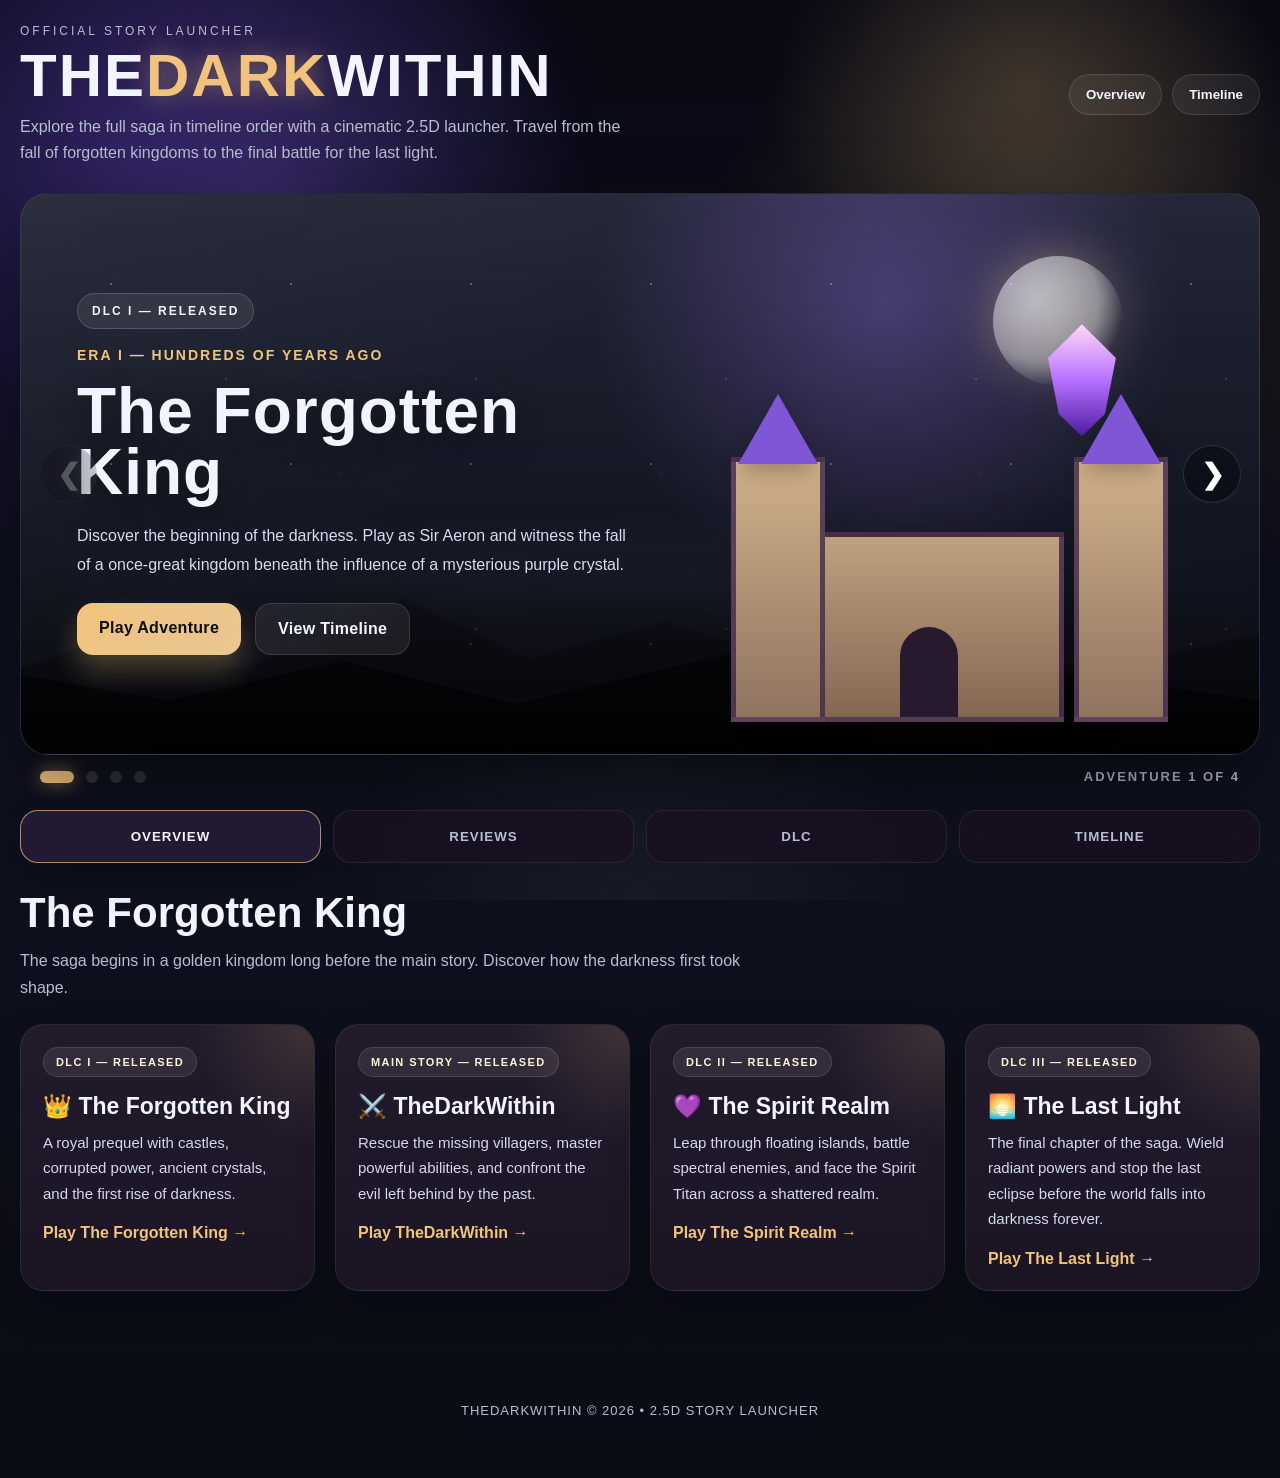
<file: index.html>
<!DOCTYPE html>
<html lang="en">
<head>
  <meta charset="UTF-8" />
  <meta
    name="viewport"
    content="width=device-width, initial-scale=1.0"
  />
  <title>TheDarkWithin — Story Launcher</title>

  <style>
    * {
      box-sizing: border-box;
    }

    :root {
      --bg: #0b0913;
      --panel: rgba(18, 20, 28, 0.88);
      --panel-2: rgba(27, 31, 44, 0.92);
      --line: rgba(255,255,255,0.1);
      --text: #f2f5ff;
      --muted: #b8bed0;
      --accent: #f0c97b;
      --accent-2: #8f73ff;
      --shadow: 0 30px 80px rgba(0,0,0,0.45);
    }

    html {
      scroll-behavior: smooth;
    }

    body {
      margin: 0;
      min-height: 100vh;
      color: var(--text);
      font-family: Arial, Helvetica, sans-serif;
      background:
        radial-gradient(circle at 10% 10%, rgba(116, 67, 255, 0.22), transparent 25%),
        radial-gradient(circle at 82% 20%, rgba(255, 197, 108, 0.16), transparent 22%),
        linear-gradient(180deg, #080913 0%, #0f1220 45%, #0a0c15 100%);
      overflow-x: hidden;
    }

    body.theme-king {
      --accent: #f2c37d;
      --accent-2: #9a73ff;
      --panel: rgba(24, 17, 33, 0.88);
      --panel-2: rgba(37, 27, 54, 0.92);
    }

    body.theme-main {
      --accent: #75f0a2;
      --accent-2: #3db96e;
      --panel: rgba(13, 22, 18, 0.88);
      --panel-2: rgba(17, 34, 25, 0.92);
    }

    body.theme-spirit {
      --accent: #9ad6ff;
      --accent-2: #8f73ff;
      --panel: rgba(13, 18, 35, 0.88);
      --panel-2: rgba(23, 28, 52, 0.92);
    }

    body.theme-light {
      --accent: #ffc987;
      --accent-2: #ff9c74;
      --panel: rgba(28, 18, 21, 0.88);
      --panel-2: rgba(46, 27, 30, 0.92);
    }

    .page-glow {
      position: fixed;
      inset: 0;
      pointer-events: none;
      background:
        radial-gradient(circle at 20% 20%, color-mix(in srgb, var(--accent-2) 24%, transparent), transparent 28%),
        radial-gradient(circle at 80% 10%, color-mix(in srgb, var(--accent) 20%, transparent), transparent 20%),
        radial-gradient(circle at 50% 100%, rgba(255,255,255,0.05), transparent 30%);
      opacity: 0.9;
      z-index: 0;
    }

    .site-wrap {
      position: relative;
      z-index: 1;
    }

    .topbar {
      max-width: 1300px;
      margin: 0 auto;
      padding: 24px 20px 16px;
      display: flex;
      align-items: center;
      justify-content: space-between;
      gap: 20px;
      flex-wrap: wrap;
    }

    .brand {
      display: flex;
      flex-direction: column;
      gap: 8px;
    }

    .brand .eyebrow {
      font-size: 12px;
      letter-spacing: 3px;
      color: var(--muted);
      text-transform: uppercase;
    }

    .brand h1 {
      margin: 0;
      font-size: clamp(30px, 5vw, 60px);
      line-height: 1;
      letter-spacing: 2px;
      font-weight: 900;
    }

    .brand h1 span {
      color: var(--accent);
      text-shadow: 0 0 24px color-mix(in srgb, var(--accent) 45%, transparent);
    }

    .brand p {
      margin: 0;
      color: var(--muted);
      max-width: 620px;
      line-height: 1.6;
    }

    .top-actions {
      display: flex;
      gap: 10px;
      flex-wrap: wrap;
    }

    .chip {
      background: rgba(255,255,255,0.06);
      border: 1px solid rgba(255,255,255,0.12);
      color: var(--text);
      border-radius: 999px;
      padding: 12px 16px;
      font-weight: 700;
      cursor: pointer;
      transition: 0.2s ease;
    }

    .chip:hover {
      transform: translateY(-2px);
      border-color: color-mix(in srgb, var(--accent) 60%, white 10%);
      box-shadow: 0 12px 28px rgba(0,0,0,0.22);
    }

    .hero-shell {
      max-width: 1300px;
      margin: 0 auto;
      padding: 12px 20px 0;
    }

    .hero {
      position: relative;
      min-height: 560px;
      border-radius: 28px;
      overflow: hidden;
      border: 1px solid rgba(255,255,255,0.08);
      background:
        linear-gradient(180deg, rgba(255,255,255,0.06), rgba(255,255,255,0.02)),
        linear-gradient(135deg, rgba(255,255,255,0.04), transparent 40%),
        radial-gradient(circle at 70% 20%, color-mix(in srgb, var(--accent-2) 35%, transparent), transparent 30%),
        linear-gradient(180deg, #15192a 0%, #0e1220 100%);
      box-shadow: var(--shadow);
      isolation: isolate;
    }

    .hero::before {
      content: "";
      position: absolute;
      inset: 0;
      background:
        linear-gradient(180deg, transparent 0%, rgba(0,0,0,0.22) 58%, rgba(0,0,0,0.52) 100%);
      z-index: 1;
      pointer-events: none;
    }

    .layer {
      position: absolute;
      inset: 0;
      pointer-events: none;
      z-index: 0;
    }

    .sky-stars {
      position: absolute;
      inset: 0;
      background-image:
        radial-gradient(circle, rgba(255,255,255,0.85) 1px, transparent 1px),
        radial-gradient(circle, rgba(255,255,255,0.5) 1px, transparent 1px),
        radial-gradient(circle, rgba(255,255,255,0.25) 1px, transparent 1px);
      background-size: 180px 180px, 250px 250px, 320px 320px;
      background-position: 0 0, 80px 60px, 160px 120px;
      opacity: 0.35;
    }

    .moon {
      position: absolute;
      right: 11%;
      top: 11%;
      width: 130px;
      height: 130px;
      border-radius: 50%;
      background:
        radial-gradient(circle at 35% 35%, rgba(255,255,255,0.95), rgba(255,255,255,0.6) 50%, transparent 72%);
      filter: drop-shadow(0 0 25px color-mix(in srgb, var(--accent) 50%, white 20%));
      opacity: 0.75;
    }

    .fog {
      position: absolute;
      left: -10%;
      right: -10%;
      bottom: 22%;
      height: 120px;
      background:
        radial-gradient(ellipse at center, rgba(255,255,255,0.12), transparent 70%);
      filter: blur(14px);
      opacity: 0.35;
    }

    .mount-back,
    .mount-mid,
    .mount-front {
      position: absolute;
      left: 0;
      width: 100%;
      bottom: 0;
    }

    .mount-back {
      height: 290px;
      background: linear-gradient(180deg, rgba(255,255,255,0.02), rgba(0,0,0,0.25));
      clip-path: polygon(0 58%, 8% 44%, 17% 57%, 28% 34%, 38% 54%, 48% 40%, 60% 57%, 71% 28%, 81% 56%, 90% 39%, 100% 58%, 100% 100%, 0 100%);
      opacity: 0.55;
    }

    .mount-mid {
      height: 240px;
      background: linear-gradient(180deg, rgba(0,0,0,0.2), rgba(0,0,0,0.45));
      clip-path: polygon(0 64%, 9% 48%, 18% 65%, 31% 35%, 41% 60%, 52% 45%, 63% 62%, 74% 38%, 86% 65%, 100% 50%, 100% 100%, 0 100%);
      opacity: 0.78;
    }

    .mount-front {
      height: 180px;
      background: linear-gradient(180deg, rgba(0,0,0,0.35), rgba(0,0,0,0.75));
      clip-path: polygon(0 56%, 12% 70%, 26% 48%, 40% 72%, 58% 43%, 71% 76%, 85% 55%, 100% 70%, 100% 100%, 0 100%);
    }

    .feature-visual {
      position: absolute;
      right: 4%;
      bottom: 32px;
      width: min(42%, 520px);
      height: min(74%, 430px);
      z-index: 2;
      pointer-events: none;
    }

    .castle,
    .realm-islands,
    .eclipse-throne,
    .dark-obelisk {
      position: absolute;
      inset: 0;
      display: none;
    }

    .feature-visual.show-king .castle,
    .feature-visual.show-main .dark-obelisk,
    .feature-visual.show-spirit .realm-islands,
    .feature-visual.show-light .eclipse-throne {
      display: block;
    }

    .castle .base {
      position: absolute;
      bottom: 0;
      left: 20%;
      width: 52%;
      height: 46%;
      background: linear-gradient(180deg, #bea17f, #846752);
      border: 5px solid rgba(44, 20, 63, 0.7);
      box-shadow: 0 20px 50px rgba(0,0,0,0.35);
    }

    .castle .tower {
      position: absolute;
      bottom: 0;
      width: 18%;
      height: 64%;
      background: linear-gradient(180deg, #d1b18a, #8f735f);
      border: 5px solid rgba(57, 32, 72, 0.75);
    }

    .castle .tower.left { left: 8%; }
    .castle .tower.right { right: 8%; }

    .castle .roof {
      position: absolute;
      width: 0;
      height: 0;
      border-left: 40px solid transparent;
      border-right: 40px solid transparent;
      border-bottom: 70px solid #7f57d6;
      top: -68px;
      left: 50%;
      transform: translateX(-50%);
      filter: drop-shadow(0 8px 10px rgba(0,0,0,0.25));
    }

    .castle .door {
      position: absolute;
      left: 50%;
      bottom: 0;
      transform: translateX(-50%);
      width: 58px;
      height: 90px;
      background: #271a2e;
      border-radius: 30px 30px 0 0;
    }

    .castle .crystal {
      position: absolute;
      right: 18%;
      top: 4%;
      width: 68px;
      height: 112px;
      background: linear-gradient(180deg, #ffd9f6, #b871ff, #4d1da0);
      clip-path: polygon(50% 0%, 100% 30%, 84% 80%, 50% 100%, 16% 80%, 0% 30%);
      filter: drop-shadow(0 0 30px rgba(173, 93, 255, 0.95));
      animation: floaty 3.4s ease-in-out infinite;
    }

    .dark-obelisk .spire {
      position: absolute;
      left: 46%;
      bottom: 0;
      width: 90px;
      height: 74%;
      background: linear-gradient(180deg, #23362e, #0c1712);
      transform: skewX(-8deg);
      box-shadow: 0 18px 30px rgba(0,0,0,0.4);
    }

    .dark-obelisk .spire::before {
      content: "";
      position: absolute;
      left: 8px;
      top: 18px;
      width: 74px;
      height: 80%;
      background: linear-gradient(180deg, rgba(119, 240, 165, 0.55), transparent 50%);
      opacity: 0.35;
    }

    .dark-obelisk .forest {
      position: absolute;
      bottom: 0;
      width: 100%;
      height: 52%;
      background:
        radial-gradient(circle at 10% 100%, #112117 0 20%, transparent 21%),
        radial-gradient(circle at 28% 100%, #14291b 0 17%, transparent 18%),
        radial-gradient(circle at 46% 100%, #112117 0 20%, transparent 21%),
        radial-gradient(circle at 68% 100%, #173020 0 18%, transparent 19%),
        radial-gradient(circle at 86% 100%, #122518 0 20%, transparent 21%);
      filter: drop-shadow(0 -18px 30px rgba(117, 240, 162, 0.08));
    }

    .realm-islands .island {
      position: absolute;
      width: 180px;
      height: 95px;
      background: linear-gradient(180deg, #3d3f8d, #1d2252);
      border-top: 12px solid #8ec6ff;
      clip-path: polygon(0 0, 100% 0, 96% 26%, 74% 100%, 30% 78%, 0 30%);
      box-shadow: 0 25px 35px rgba(0,0,0,0.35);
      animation: floaty 4s ease-in-out infinite;
    }

    .realm-islands .island.i1 { left: 10%; bottom: 6%; }
    .realm-islands .island.i2 { right: 12%; bottom: 18%; animation-delay: -1.3s; }
    .realm-islands .island.i3 { right: 28%; top: 10%; width: 130px; height: 76px; animation-delay: -2.4s; }

    .realm-islands .orb {
      position: absolute;
      left: 56%;
      top: 20%;
      width: 74px;
      height: 74px;
      border-radius: 50%;
      background: radial-gradient(circle, rgba(255,255,255,0.95), rgba(135, 213, 255, 0.55), transparent 75%);
      filter: drop-shadow(0 0 24px rgba(141, 206, 255, 0.95));
      animation: pulse 2s ease-in-out infinite;
    }

    .eclipse-throne .disc {
      position: absolute;
      right: 14%;
      top: 0;
      width: 220px;
      height: 220px;
      border-radius: 50%;
      background:
        radial-gradient(circle at center, #140f15 0 44%, rgba(255, 177, 91, 0.18) 46%, rgba(255, 180, 108, 0.45) 53%, transparent 57%);
      filter: drop-shadow(0 0 28px rgba(255, 163, 92, 0.55));
    }

    .eclipse-throne .throne {
      position: absolute;
      right: 24%;
      bottom: 0;
      width: 180px;
      height: 220px;
      background: linear-gradient(180deg, #6d4336, #2d1a1c);
      clip-path: polygon(26% 0, 74% 0, 88% 18%, 88% 58%, 100% 64%, 100% 100%, 0 100%, 0 64%, 12% 58%, 12% 18%);
      box-shadow: 0 20px 30px rgba(0,0,0,0.35);
    }

    .eclipse-throne .throne::before {
      content: "";
      position: absolute;
      left: 50%;
      top: 22%;
      transform: translateX(-50%);
      width: 60px;
      height: 110px;
      background: linear-gradient(180deg, rgba(255, 204, 134, 0.75), transparent);
      opacity: 0.35;
    }

    .hero-content {
      position: relative;
      z-index: 3;
      max-width: 680px;
      padding: 68px 56px;
      min-height: 560px;
      display: flex;
      flex-direction: column;
      justify-content: center;
      gap: 18px;
    }

    .hero-tag {
      width: fit-content;
      padding: 10px 14px;
      border-radius: 999px;
      background: rgba(255,255,255,0.08);
      border: 1px solid rgba(255,255,255,0.16);
      color: var(--text);
      font-size: 12px;
      letter-spacing: 2px;
      font-weight: 800;
      text-transform: uppercase;
      backdrop-filter: blur(10px);
    }

    .hero-era {
      color: var(--accent);
      font-size: 14px;
      font-weight: 800;
      letter-spacing: 2px;
      text-transform: uppercase;
    }

    .hero-content h2 {
      margin: 0;
      font-size: clamp(34px, 5vw, 64px);
      line-height: 0.96;
      letter-spacing: 1px;
      text-shadow: 0 8px 30px rgba(0,0,0,0.38);
    }

    .hero-content p {
      margin: 0;
      color: #d7dced;
      line-height: 1.8;
      font-size: 16px;
      max-width: 560px;
    }

    .hero-actions {
      display: flex;
      gap: 14px;
      flex-wrap: wrap;
      margin-top: 6px;
    }

    .primary-btn,
    .secondary-btn {
      appearance: none;
      border: none;
      border-radius: 16px;
      cursor: pointer;
      padding: 16px 22px;
      font-weight: 900;
      letter-spacing: 0.3px;
      transition: 0.22s ease;
      text-decoration: none;
    }

    .primary-btn {
      color: #0b0d14;
      background: linear-gradient(135deg, var(--accent), color-mix(in srgb, var(--accent) 75%, white 20%));
      box-shadow: 0 16px 28px color-mix(in srgb, var(--accent) 28%, transparent);
    }

    .secondary-btn {
      background: rgba(255,255,255,0.08);
      color: var(--text);
      border: 1px solid rgba(255,255,255,0.12);
      backdrop-filter: blur(12px);
    }

    .primary-btn:hover,
    .secondary-btn:hover,
    .nav-arrow:hover,
    .story-card:hover {
      transform: translateY(-3px);
    }

    .slider-nav {
      position: absolute;
      inset: 0;
      z-index: 4;
      pointer-events: none;
    }

    .nav-arrow {
      position: absolute;
      top: 50%;
      transform: translateY(-50%);
      pointer-events: auto;
      width: 58px;
      height: 58px;
      border-radius: 50%;
      border: 1px solid rgba(255,255,255,0.14);
      background: rgba(8, 10, 18, 0.6);
      color: white;
      cursor: pointer;
      font-size: 28px;
      font-weight: 700;
      backdrop-filter: blur(12px);
      transition: 0.22s ease;
    }

    .nav-arrow.left { left: 18px; }
    .nav-arrow.right { right: 18px; }
    .nav-arrow:disabled {
      opacity: 0.25;
      cursor: default;
      transform: translateY(-50%);
    }

    .hero-footer {
      max-width: 1300px;
      margin: 14px auto 0;
      padding: 0 20px;
      display: flex;
      align-items: center;
      justify-content: space-between;
      gap: 14px;
      flex-wrap: wrap;
    }

    .dots {
      display: flex;
      gap: 12px;
      align-items: center;
    }

    .dot {
      width: 12px;
      height: 12px;
      border-radius: 999px;
      border: 0;
      background: rgba(255,255,255,0.14);
      cursor: pointer;
      transition: 0.2s ease;
    }

    .dot.active {
      width: 34px;
      background: var(--accent);
      box-shadow: 0 0 18px color-mix(in srgb, var(--accent) 60%, transparent);
    }

    .hero-position {
      color: var(--muted);
      font-size: 13px;
      letter-spacing: 2px;
      text-transform: uppercase;
      font-weight: 700;
    }

    nav.tabs {
      max-width: 1300px;
      margin: 26px auto 0;
      padding: 0 20px;
      display: grid;
      grid-template-columns: repeat(4, minmax(0, 1fr));
      gap: 12px;
    }

    nav.tabs button {
      background: var(--panel);
      color: var(--muted);
      border: 1px solid rgba(255,255,255,0.08);
      padding: 18px 16px;
      border-radius: 18px;
      font-weight: 900;
      letter-spacing: 1px;
      cursor: pointer;
      backdrop-filter: blur(16px);
      transition: 0.22s ease;
    }

    nav.tabs button.active,
    nav.tabs button:hover {
      color: var(--text);
      border-color: color-mix(in srgb, var(--accent) 55%, white 10%);
      box-shadow: 0 18px 35px rgba(0,0,0,0.2);
      background: var(--panel-2);
    }

    main {
      max-width: 1300px;
      margin: 0 auto;
      padding: 26px 20px 80px;
    }

    .tab-section {
      display: none;
    }

    .tab-section.active {
      display: block;
    }

    .section-head {
      display: flex;
      align-items: end;
      justify-content: space-between;
      gap: 20px;
      flex-wrap: wrap;
      margin-bottom: 22px;
    }

    .section-head h3 {
      margin: 0;
      font-size: clamp(28px, 4vw, 42px);
    }

    .section-head p {
      margin: 10px 0 0;
      color: var(--muted);
      line-height: 1.7;
      max-width: 750px;
    }

    .story-grid {
      display: grid;
      grid-template-columns: repeat(auto-fit, minmax(250px, 1fr));
      gap: 20px;
    }

    .story-card {
      position: relative;
      overflow: hidden;
      border-radius: 24px;
      padding: 22px;
      background:
        linear-gradient(180deg, rgba(255,255,255,0.05), rgba(255,255,255,0.02)),
        var(--panel);
      border: 1px solid rgba(255,255,255,0.08);
      box-shadow: 0 18px 40px rgba(0,0,0,0.22);
      transition: 0.25s ease;
    }

    .story-card::before {
      content: "";
      position: absolute;
      inset: 0;
      background:
        radial-gradient(circle at top right, color-mix(in srgb, var(--accent) 18%, transparent), transparent 30%);
      opacity: 0.8;
      pointer-events: none;
    }

    .story-card .status {
      width: fit-content;
      padding: 8px 12px;
      border-radius: 999px;
      background: rgba(255,255,255,0.08);
      border: 1px solid rgba(255,255,255,0.12);
      font-size: 11px;
      letter-spacing: 1.4px;
      font-weight: 800;
      text-transform: uppercase;
      color: #fff3d8;
      margin-bottom: 16px;
    }

    .story-card h4 {
      margin: 0 0 10px;
      font-size: 23px;
    }

    .story-card p {
      margin: 0 0 18px;
      color: #d5daeb;
      line-height: 1.7;
      font-size: 15px;
    }

    .story-card a {
      display: inline-flex;
      align-items: center;
      gap: 8px;
      color: var(--accent);
      text-decoration: none;
      font-weight: 800;
    }

    .timeline {
      display: grid;
      gap: 18px;
    }

    .timeline-entry {
      position: relative;
      padding: 24px 24px 24px 28px;
      border-radius: 24px;
      background: var(--panel);
      border: 1px solid rgba(255,255,255,0.08);
      overflow: hidden;
    }

    .timeline-entry::before {
      content: "";
      position: absolute;
      left: 0;
      top: 16px;
      bottom: 16px;
      width: 5px;
      border-radius: 999px;
      background: linear-gradient(180deg, var(--accent), var(--accent-2));
    }

    .timeline-era {
      color: var(--accent);
      text-transform: uppercase;
      letter-spacing: 2px;
      font-size: 12px;
      font-weight: 900;
      margin-bottom: 10px;
    }

    .timeline-entry h4 {
      margin: 0 0 8px;
      font-size: 26px;
    }

    .timeline-entry p {
      margin: 0;
      color: #d5daeb;
      line-height: 1.7;
    }

    .feature-note {
      margin-top: 12px;
      padding: 14px 16px;
      border-radius: 16px;
      background: rgba(255,255,255,0.04);
      border: 1px solid rgba(255,255,255,0.08);
      color: #ebeffd;
      line-height: 1.7;
    }

    .footer {
      text-align: center;
      padding: 32px 20px 60px;
      color: var(--muted);
      font-size: 13px;
      letter-spacing: 1px;
    }

    @keyframes floaty {
      50% { transform: translateY(-14px); }
    }

    @keyframes pulse {
      50% { transform: scale(1.08); opacity: 0.9; }
    }

    @media (max-width: 940px) {
      .hero {
        min-height: 640px;
      }

      .feature-visual {
        width: 60%;
        height: 280px;
        right: 50%;
        transform: translateX(50%);
        bottom: 14px;
        opacity: 0.75;
      }

      .hero-content {
        max-width: none;
        padding: 44px 28px 270px;
        min-height: 640px;
      }
    }

    @media (max-width: 700px) {
      nav.tabs {
        grid-template-columns: repeat(2, minmax(0, 1fr));
      }

      .hero-content h2 {
        font-size: 42px;
      }

      .nav-arrow {
        width: 48px;
        height: 48px;
      }

      .hero-content {
        padding: 38px 20px 245px;
      }

      .hero {
        border-radius: 22px;
      }
    }
  </style>
</head>
<body class="theme-king">
  <div class="page-glow"></div>

  <div class="site-wrap">
    <header class="topbar">
      <div class="brand">
        <div class="eyebrow">Official Story Launcher</div>
        <h1>THE<span>DARK</span>WITHIN</h1>
        <p>
          Explore the full saga in timeline order with a cinematic 2.5D launcher.
          Travel from the fall of forgotten kingdoms to the final battle for the last light.
        </p>
      </div>

      <div class="top-actions">
        <button class="chip" onclick="openTab('overview')">Overview</button>
        <button class="chip" onclick="openTab('timeline')">Timeline</button>
      </div>
    </header>

    <section class="hero-shell">
      <div class="hero">
        <div class="layer">
          <div class="sky-stars"></div>
          <div class="moon"></div>
          <div class="fog"></div>
          <div class="mount-back"></div>
          <div class="mount-mid"></div>
          <div class="mount-front"></div>
        </div>

        <div class="slider-nav">
          <button class="nav-arrow left" id="prevBtn" aria-label="Previous story">&#10094;</button>
          <button class="nav-arrow right" id="nextBtn" aria-label="Next story">&#10095;</button>
        </div>

        <div class="hero-content">
          <div class="hero-tag" id="heroStatus">DLC I — RELEASED</div>
          <div class="hero-era" id="heroEra">Era I — Hundreds of Years Ago</div>
          <h2 id="heroTitle">The Forgotten King</h2>
          <p id="heroDescription">
            Discover the beginning of the darkness. Play as Sir Aeron and witness the fall of a once-great kingdom beneath the influence of a mysterious purple crystal.
          </p>

          <div class="hero-actions">
            <a class="primary-btn" id="playNow" href="forgotten-king.html">Play Adventure</a>
            <a class="secondary-btn" href="#timeline" onclick="openTab('timeline')">View Timeline</a>
          </div>
        </div>

        <div class="feature-visual show-king" id="featureVisual">
          <div class="castle">
            <div class="base">
              <div class="door"></div>
            </div>
            <div class="tower left"><div class="roof"></div></div>
            <div class="tower right"><div class="roof"></div></div>
            <div class="crystal"></div>
          </div>

          <div class="dark-obelisk">
            <div class="forest"></div>
            <div class="spire"></div>
          </div>

          <div class="realm-islands">
            <div class="island i1"></div>
            <div class="island i2"></div>
            <div class="island i3"></div>
            <div class="orb"></div>
          </div>

          <div class="eclipse-throne">
            <div class="disc"></div>
            <div class="throne"></div>
          </div>
        </div>
      </div>

      <div class="hero-footer">
        <div class="dots" id="dots"></div>
        <div class="hero-position" id="heroPosition">Adventure 1 of 4</div>
      </div>
    </section>

    <nav class="tabs">
      <button class="active" data-tab="overview">OVERVIEW</button>
      <button data-tab="reviews">REVIEWS</button>
      <button data-tab="dlc">DLC</button>
      <button data-tab="timeline">TIMELINE</button>
    </nav>

    <main>
      <section id="overview" class="tab-section active">
        <div class="section-head">
          <div>
            <h3 id="overviewTitle">The Forgotten King</h3>
            <p id="overviewText">
              The saga begins in a golden kingdom long before the main story.
              Discover how the darkness first took shape.
            </p>
          </div>
        </div>

        <div class="story-grid">
          <article class="story-card">
            <div class="status">DLC I — Released</div>
            <h4>👑 The Forgotten King</h4>
            <p>
              A royal prequel with castles, corrupted power, ancient crystals,
              and the first rise of darkness.
            </p>
            <a href="forgotten-king.html">Play The Forgotten King →</a>
          </article>

          <article class="story-card">
            <div class="status">Main Story — Released</div>
            <h4>⚔️ TheDarkWithin</h4>
            <p>
              Rescue the missing villagers, master powerful abilities,
              and confront the evil left behind by the past.
            </p>
            <a href="game.html">Play TheDarkWithin →</a>
          </article>

          <article class="story-card">
            <div class="status">DLC II — Released</div>
            <h4>💜 The Spirit Realm</h4>
            <p>
              Leap through floating islands, battle spectral enemies,
              and face the Spirit Titan across a shattered realm.
            </p>
            <a href="spirit-realm.html">Play The Spirit Realm →</a>
          </article>

          <article class="story-card">
            <div class="status">DLC III — Released</div>
            <h4>🌅 The Last Light</h4>
            <p>
              The final chapter of the saga. Wield radiant powers and stop
              the last eclipse before the world falls into darkness forever.
            </p>
            <a href="thelastlight.html">Play The Last Light →</a>
          </article>
        </div>
      </section>

      <section id="reviews" class="tab-section">
        <div class="section-head">
          <div>
            <h3>Player Reviews</h3>
            <p>
              TheDarkWithin is growing into a full story universe.
              This page can later become a real review page when you want.
            </p>
          </div>
        </div>

        <div class="story-grid">
          <article class="story-card">
            <div class="status">Coming Later</div>
            <h4>Community Reactions</h4>
            <p>
              Add real player comments, star ratings, screenshots, and featured reactions here.
            </p>
          </article>

          <article class="story-card">
            <div class="status">Website Upgrade</div>
            <h4>2.5D Visual Style</h4>
            <p>
              This launcher has been redesigned to feel more cinematic,
              cleaner, and more like a real game hub.
            </p>
          </article>
        </div>
      </section>

      <section id="dlc" class="tab-section">
        <div class="section-head">
          <div>
            <h3>DLC Collection</h3>
            <p>
              Three full side adventures expand the story before, between, and after the main game.
            </p>
          </div>
        </div>

        <div class="story-grid">
          <article class="story-card">
            <div class="status">DLC I</div>
            <h4>The Forgotten King</h4>
            <p>
              Timeline prequel — a story-driven fall of a kingdom and the origin of the darkness.
            </p>
            <a href="forgotten-king.html">Launch DLC I →</a>
          </article>

          <article class="story-card">
            <div class="status">DLC II</div>
            <h4>The Spirit Realm</h4>
            <p>
              A realm of floating islands, lost souls, and a giant guardian blocking the truth.
            </p>
            <a href="spirit-realm.html">Launch DLC II →</a>
          </article>

          <article class="story-card">
            <div class="status">DLC III</div>
            <h4>The Last Light</h4>
            <p>
              The final showdown of the entire saga, with new light and darkness abilities.
            </p>
            <a href="thelastlight.html">Launch DLC III →</a>
          </article>
        </div>
      </section>

      <section id="timeline" class="tab-section">
        <div class="section-head">
          <div>
            <h3>The Story Timeline</h3>
            <p>
              Here is the exact chronological order for the whole TheDarkWithin saga.
            </p>
          </div>
        </div>

        <div class="timeline">
          <article class="timeline-entry">
            <div class="timeline-era">Era I — Hundreds of Years Ago</div>
            <h4>👑 The Forgotten King</h4>
            <p>
              The first story in the timeline. This is where the darkness begins.
            </p>
            <div class="feature-note">
              This prequel explains the origin of the kingdom’s fall, the corruption of power,
              and the events that shape everything that comes later.
            </div>
          </article>

          <article class="timeline-entry">
            <div class="timeline-era">Era II — Centuries Later</div>
            <h4>⚔️ TheDarkWithin</h4>
            <p>
              The main story. Villagers disappear and a new hero must confront the darkness directly.
            </p>
          </article>

          <article class="timeline-entry">
            <div class="timeline-era">Era III — After the Main Story</div>
            <h4>💜 The Spirit Realm</h4>
            <p>
              After the Purple King’s fall, the hero enters a shattered realm and uncovers a deeper truth.
            </p>
          </article>

          <article class="timeline-entry">
            <div class="timeline-era">Era IV — Finale</div>
            <h4>🌅 The Last Light</h4>
            <p>
              The end of the saga. The last light remains — and the final eclipse begins.
            </p>
          </article>
        </div>
      </section>
    </main>

    <div class="footer">
      THEDARKWITHIN © 2026 • 2.5D STORY LAUNCHER
    </div>
  </div>

  <script>
    const stories = [
      {
        id: "king",
        theme: "theme-king",
        visual: "show-king",
        title: "The Forgotten King",
        era: "Era I — Hundreds of Years Ago",
        status: "DLC I — RELEASED",
        description:
          "Discover the beginning of the darkness. Play as Sir Aeron and witness the fall of a once-great kingdom beneath the influence of a mysterious purple crystal.",
        overview:
          "The saga begins in a golden kingdom long before the main story. Discover how the darkness first took shape.",
        url: "forgotten-king.html",
        playable: true
      },
      {
        id: "main",
        theme: "theme-main",
        visual: "show-main",
        title: "TheDarkWithin",
        era: "Era II — Centuries Later",
        status: "MAIN STORY — RELEASED",
        description:
          "Travel through forests, mountains, darkness, and cursed lands to rescue the missing villagers and battle the evil growing beneath the world.",
        overview:
          "The main story begins when villagers are taken and the hero is forced into a dangerous journey filled with monsters and dark power.",
        url: "game.html",
        playable: true
      },
      {
        id: "spirit",
        theme: "theme-spirit",
        visual: "show-spirit",
        title: "The Spirit Realm",
        era: "Era III — After the Main Story",
        status: "DLC II — RELEASED",
        description:
          "Leap through floating islands, uncover trapped souls, and challenge the Spirit Titan in an ethereal world suspended above the void.",
        overview:
          "A cinematic side story across a shattered spirit world, filled with parkour, boss battles, and story cutscenes.",
        url: "spirit-realm.html",
        playable: true
      },
      {
        id: "light",
        theme: "theme-light",
        visual: "show-light",
        title: "The Last Light",
        era: "Era IV — Final Saga Chapter",
        status: "DLC III — RELEASED",
        description:
          "The final chapter of the saga. Wield radiant powers, master dark reversals, and face the last eclipse before the world is consumed.",
        overview:
          "The final fight for the world’s future begins when the last light rises against the final darkness.",
        url: "thelastlight.html",
        playable: true
      }
    ];

    const tabButtons = document.querySelectorAll("nav.tabs button");
    const sections = document.querySelectorAll(".tab-section");
    const dotsWrap = document.getElementById("dots");

    let current = 0;

    function openTab(name) {
      tabButtons.forEach(btn => {
        const active = btn.dataset.tab === name;
        btn.classList.toggle("active", active);
      });

      sections.forEach(section => {
        section.classList.toggle("active", section.id === name);
      });
    }

    tabButtons.forEach(btn => {
      btn.addEventListener("click", () => openTab(btn.dataset.tab));
    });

    function renderDots() {
      dotsWrap.innerHTML = "";
      stories.forEach((story, index) => {
        const dot = document.createElement("button");
        dot.className = "dot";
        dot.setAttribute("aria-label", "Select " + story.title);
        if (index === current) dot.classList.add("active");
        dot.onclick = () => {
          current = index;
          renderHero();
        };
        dotsWrap.appendChild(dot);
      });
    }

    function renderHero() {
      const story = stories[current];

      document.body.className = story.theme;

      document.getElementById("heroStatus").textContent = story.status;
      document.getElementById("heroEra").textContent = story.era;
      document.getElementById("heroTitle").textContent = story.title;
      document.getElementById("heroDescription").textContent = story.description;
      document.getElementById("overviewTitle").textContent = story.title;
      document.getElementById("overviewText").textContent = story.overview;
      document.getElementById("heroPosition").textContent =
        `Adventure ${current + 1} of ${stories.length}`;

      const featureVisual = document.getElementById("featureVisual");
      featureVisual.className = "feature-visual " + story.visual;

      const play = document.getElementById("playNow");
      play.href = story.url;
      play.textContent = story.playable ? "Play Adventure" : "Coming Soon";

      document.getElementById("prevBtn").disabled = current === 0;
      document.getElementById("nextBtn").disabled = current === stories.length - 1;

      renderDots();
    }

    document.getElementById("prevBtn").addEventListener("click", () => {
      if (current > 0) {
        current--;
        renderHero();
      }
    });

    document.getElementById("nextBtn").addEventListener("click", () => {
      if (current < stories.length - 1) {
        current++;
        renderHero();
      }
    });

    document.addEventListener("keydown", (e) => {
      if (e.key === "ArrowLeft" && current > 0) {
        current--;
        renderHero();
      }
      if (e.key === "ArrowRight" && current < stories.length - 1) {
        current++;
        renderHero();
      }
    });

    renderHero();
  </script>
</body>
</html>
</file>
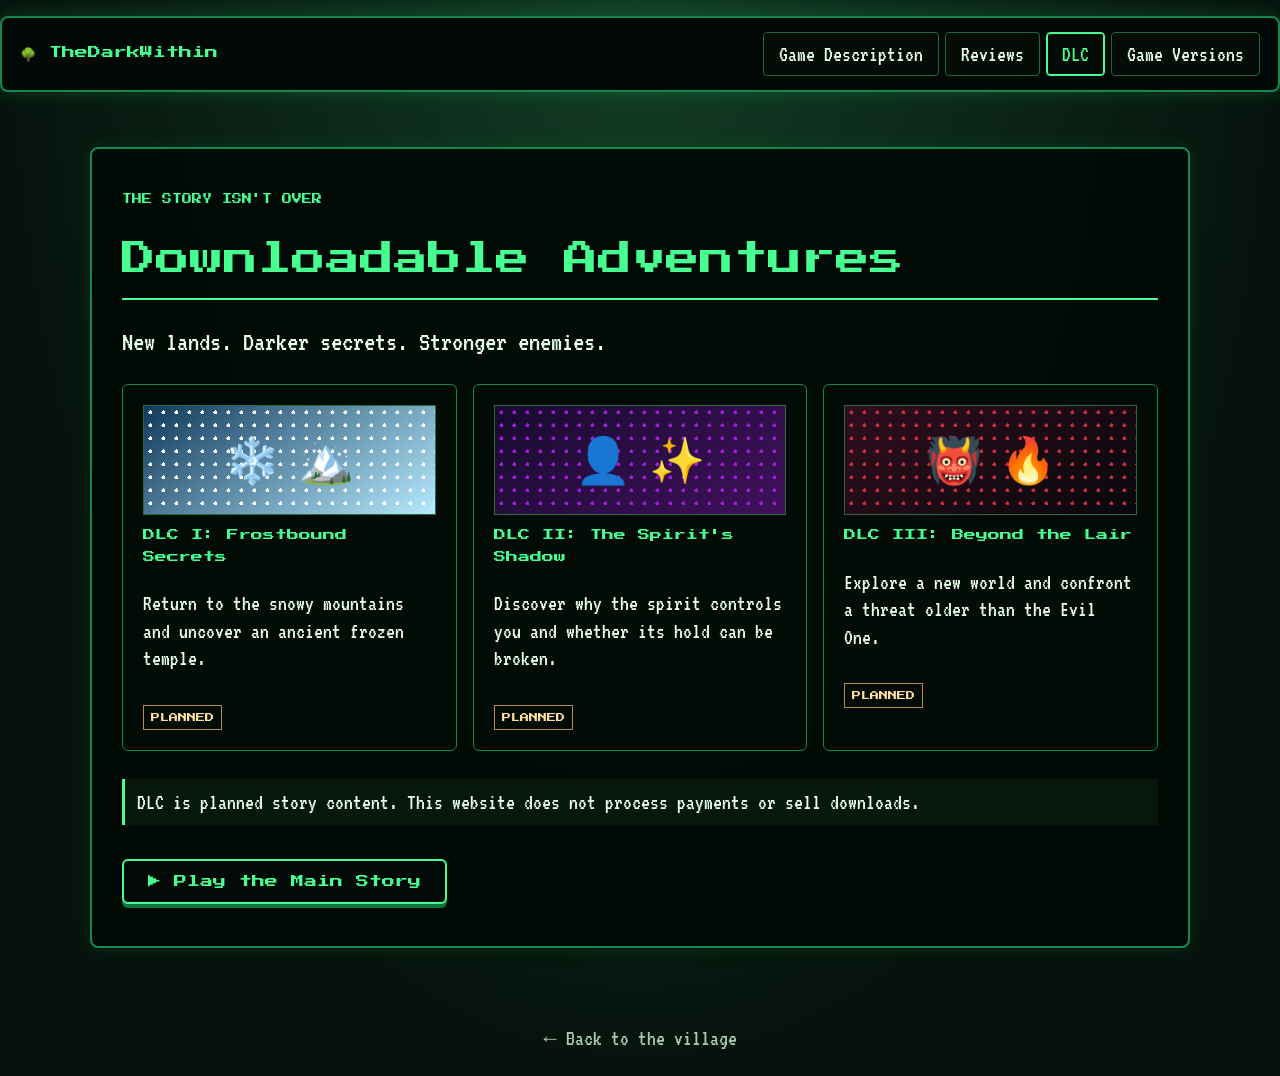
<file: dlc.html>
<!DOCTYPE html>
<html lang="en">
<head>
  <meta charset="UTF-8">
  <meta name="viewport" content="width=device-width, initial-scale=1">
  <title>DLC — TheDarkWithin</title>
  <link rel="stylesheet" href="style.css">
</head>
<body class="subpage">
  <header class="topbar">
    <a class="brand" href="index.html">🌳 TheDarkWithin</a>
    <nav class="tabs">
      <a class="tab" href="index.html">Game Description</a>
      <a class="tab" href="reviews.html">Reviews</a>
      <a class="tab active" href="dlc.html">DLC</a>
      <a class="tab" href="versions.html">Game Versions</a>
    </nav>
  </header>

  <main class="panel subpage-main">
    <p class="eyebrow">THE STORY ISN'T OVER</p>
    <h1>Downloadable Adventures</h1>
    <p class="lead">New lands. Darker secrets. Stronger enemies.</p>

    <div class="dlc-grid">
      <article class="dlc-card">
        <div class="pixel-scene snow">❄️ 🏔️</div>
        <h2>DLC I: Frostbound Secrets</h2>
        <p>Return to the snowy mountains and uncover an ancient frozen temple.</p>
        <span class="status">PLANNED</span>
      </article>
      <article class="dlc-card">
        <div class="pixel-scene spirit">👤 ✨</div>
        <h2>DLC II: The Spirit's Shadow</h2>
        <p>Discover why the spirit controls you and whether its hold can be broken.</p>
        <span class="status">PLANNED</span>
      </article>
      <article class="dlc-card">
        <div class="pixel-scene lair">👹 🔥</div>
        <h2>DLC III: Beyond the Lair</h2>
        <p>Explore a new world and confront a threat older than the Evil One.</p>
        <span class="status">PLANNED</span>
      </article>
    </div>

    <p class="notice">DLC is planned story content. This website does not process payments or sell downloads.</p>
    <a class="play-button" href="game.html">▶ Play the Main Story</a>
  </main>

  <footer><a href="index.html">← Back to the village</a></footer>
</body>
</html>
</file>
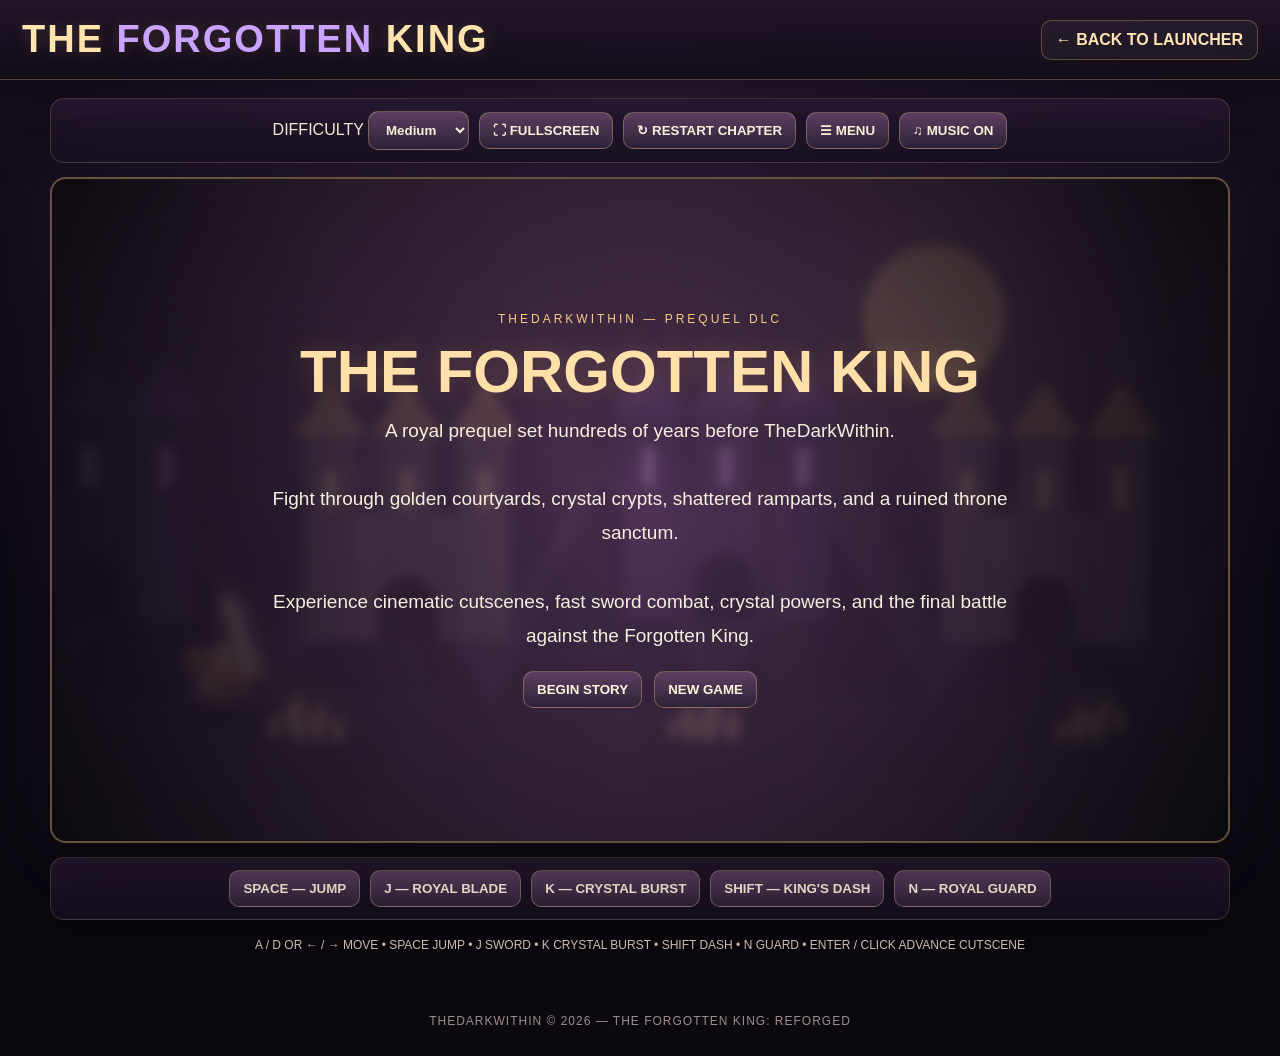
<file: forgotten-king.html>
<!DOCTYPE html>
<html lang="en">
<head>
  <meta charset="UTF-8" />
  <meta name="viewport" content="width=device-width, initial-scale=1.0" />
  <title>The Forgotten King — Reforged</title>
  <style>
    * { box-sizing: border-box; }
    html, body {
      margin: 0;
      padding: 0;
      background: radial-gradient(circle at top, #2d1d38 0%, #0b0810 70%);
      color: #f7ecd9;
      font-family: Arial, Helvetica, sans-serif;
      min-height: 100%;
    }

    body {
      display: flex;
      flex-direction: column;
      min-height: 100vh;
    }

    header {
      padding: 18px 22px;
      display: flex;
      justify-content: space-between;
      align-items: center;
      gap: 16px;
      flex-wrap: wrap;
      border-bottom: 1px solid rgba(255, 207, 138, 0.22);
      background: linear-gradient(180deg, rgba(34, 21, 41, 0.95), rgba(17, 12, 22, 0.92));
      box-shadow: 0 12px 40px rgba(0,0,0,0.35);
    }

    .logo {
      font-size: clamp(24px, 4vw, 38px);
      font-weight: 900;
      letter-spacing: 2px;
      color: #ffe4ad;
      text-shadow: 0 0 16px rgba(255, 212, 133, 0.16);
    }

    .logo span {
      color: #c9a3ff;
    }

    a.back-link {
      color: #ffe3b5;
      text-decoration: none;
      padding: 10px 14px;
      border-radius: 10px;
      border: 1px solid rgba(255, 208, 134, 0.28);
      background: rgba(255,255,255,0.04);
      font-weight: bold;
    }

    main {
      width: min(1180px, calc(100% - 20px));
      margin: 18px auto 30px;
      display: flex;
      flex-direction: column;
      gap: 14px;
    }

    .top-panel, .bottom-panel {
      display: flex;
      flex-wrap: wrap;
      gap: 10px;
      align-items: center;
      justify-content: center;
      padding: 12px;
      border: 1px solid rgba(255, 208, 137, 0.18);
      border-radius: 14px;
      background: linear-gradient(180deg, rgba(38,25,48,0.88), rgba(21,15,29,0.92));
      box-shadow: 0 12px 30px rgba(0,0,0,0.18);
    }

    button, select {
      padding: 10px 13px;
      border-radius: 10px;
      border: 1px solid rgba(255, 208, 137, 0.32);
      background: linear-gradient(180deg, #5d4062, #2c2235);
      color: #fff3dd;
      font-weight: bold;
      cursor: pointer;
    }

    button:hover, select:hover {
      filter: brightness(1.1);
    }

    #stage {
      position: relative;
      border-radius: 16px;
      overflow: hidden;
      border: 2px solid rgba(255, 208, 137, 0.38);
      box-shadow:
        0 24px 80px rgba(0,0,0,0.4),
        0 0 80px rgba(198, 162, 255, 0.08);
      background: #09070d;
    }

    canvas {
      display: block;
      width: 100%;
      height: auto;
      background: #0d0b11;
    }

    #overlay {
      position: absolute;
      inset: 0;
      z-index: 20;
      display: flex;
      flex-direction: column;
      justify-content: center;
      align-items: center;
      padding: 24px;
      text-align: center;
      background:
        radial-gradient(circle at center, rgba(78, 48, 83, 0.75), rgba(8,7,12,0.95));
      backdrop-filter: blur(6px);
    }

    #overlayTag {
      font-size: 12px;
      letter-spacing: 3px;
      color: #f7cb86;
      margin-bottom: 8px;
    }

    #overlayTitle {
      margin: 8px 0 12px;
      font-size: clamp(28px, 5vw, 60px);
      line-height: 1;
      font-weight: 900;
      color: #ffe0a9;
      text-shadow: 0 0 24px rgba(255, 203, 108, 0.18);
    }

    #overlayText {
      max-width: 760px;
      line-height: 1.8;
      font-size: clamp(14px, 2vw, 19px);
      white-space: pre-line;
      color: #f8eedf;
    }

    #overlayButtons {
      display: flex;
      flex-wrap: wrap;
      justify-content: center;
      gap: 12px;
      margin-top: 18px;
    }

    #hud {
      position: absolute;
      top: 14px;
      left: 14px;
      z-index: 10;
      min-width: 300px;
      max-width: calc(100% - 28px);
      padding: 12px;
      background: rgba(17, 12, 23, 0.78);
      border: 1px solid rgba(255, 211, 145, 0.18);
      border-radius: 12px;
      backdrop-filter: blur(6px);
      display: none;
    }

    #bossHud {
      position: absolute;
      top: 14px;
      right: 14px;
      z-index: 10;
      min-width: 260px;
      padding: 12px;
      text-align: center;
      background: rgba(17, 12, 23, 0.82);
      border: 1px solid rgba(201, 163, 255, 0.25);
      border-radius: 12px;
      backdrop-filter: blur(6px);
      display: none;
    }

    .bar-bg {
      width: 100%;
      height: 12px;
      background: rgba(255,255,255,0.09);
      border-radius: 999px;
      overflow: hidden;
      margin-top: 8px;
    }

    .bar-fill {
      height: 100%;
      width: 100%;
      background: linear-gradient(90deg, #f26c7c, #ffcf8b);
      border-radius: 999px;
    }

    .boss-fill {
      background: linear-gradient(90deg, #a46dff, #f8be77);
    }

    #notice {
      position: absolute;
      bottom: 16px;
      left: 50%;
      transform: translateX(-50%);
      z-index: 11;
      padding: 10px 14px;
      border-radius: 10px;
      background: rgba(20, 14, 28, 0.88);
      border: 1px solid rgba(255, 211, 145, 0.25);
      font-weight: bold;
      display: none;
      text-align: center;
      pointer-events: none;
    }

    .controls {
      font-size: 12px;
      color: #ccbdb0;
      text-align: center;
      line-height: 1.9;
      padding-bottom: 6px;
    }

    #stage:fullscreen {
      width: 100vw;
      height: 100vh;
      border-radius: 0;
      border: none;
      display: flex;
      align-items: center;
      justify-content: center;
      background: #07050b;
    }

    #stage:fullscreen canvas {
      width: 100%;
      height: auto;
      max-height: 100vh;
      object-fit: contain;
    }

    footer {
      margin-top: auto;
      text-align: center;
      padding: 22px 14px 28px;
      color: #9e8d8d;
      font-size: 12px;
      letter-spacing: 1px;
    }

    @media (max-width: 760px) {
      #hud, #bossHud {
        font-size: 11px;
      }
      .controls {
        font-size: 11px;
      }
    }
  </style>
</head>
<body>
  <header>
    <div class="logo">THE <span>FORGOTTEN</span> KING</div>
    <a class="back-link" href="index.html">← BACK TO LAUNCHER</a>
  </header>

  <main>
    <div class="top-panel">
      <label>
        DIFFICULTY
        <select id="difficulty">
          <option value="easy">Easy</option>
          <option value="medium" selected>Medium</option>
          <option value="hard">Hard</option>
          <option value="extreme">Extreme</option>
        </select>
      </label>
      <button id="fullscreenBtn">⛶ FULLSCREEN</button>
      <button id="restartBtn">↻ RESTART CHAPTER</button>
      <button id="menuBtn">☰ MENU</button>
      <button id="musicBtn">♫ MUSIC ON</button>
    </div>

    <div id="stage">
      <canvas id="game" width="960" height="540"></canvas>

      <div id="hud">
        <div id="chapterLabel"></div>
        <div id="objectiveLabel" style="margin-top:4px;color:#d9c9bf;"></div>
        <div id="statusLabel" style="margin-top:6px;color:#ffe7c0;"></div>
        <div class="bar-bg">
          <div class="bar-fill" id="hpFill"></div>
        </div>
      </div>

      <div id="bossHud">
        <div style="font-weight:bold;color:#ead0ff;">THE FORGOTTEN KING</div>
        <div id="bossPhase" style="margin-top:5px;color:#f6dfbf;"></div>
        <div class="bar-bg">
          <div class="bar-fill boss-fill" id="bossFill"></div>
        </div>
      </div>

      <div id="notice"></div>

      <div id="overlay">
        <div id="overlayTag">THEDARKWITHIN — PREQUEL DLC</div>
        <div id="overlayTitle">THE FORGOTTEN KING</div>
        <div id="overlayText"></div>
        <div id="overlayButtons">
          <button id="overlayPrimary">BEGIN STORY</button>
          <button id="overlaySecondary">NEW GAME</button>
        </div>
      </div>
    </div>

    <div class="bottom-panel">
      <button id="jumpBtn">SPACE — JUMP</button>
      <button id="swordBtn">J — ROYAL BLADE</button>
      <button id="burstBtn">K — CRYSTAL BURST</button>
      <button id="dashBtn">SHIFT — KING'S DASH</button>
      <button id="guardBtn">N — ROYAL GUARD</button>
    </div>

    <div class="controls">
      A / D OR ← / → MOVE • SPACE JUMP • J SWORD • K CRYSTAL BURST •
      SHIFT DASH • N GUARD • ENTER / CLICK ADVANCE CUTSCENE
    </div>
  </main>

  <footer>THEDARKWITHIN © 2026 — THE FORGOTTEN KING: REFORGED</footer>

  <script>
    (() => {
      "use strict";

      const canvas = document.getElementById("game");
      const ctx = canvas.getContext("2d");
      ctx.imageSmoothingEnabled = true;

      const W = canvas.width;
      const H = canvas.height;
      const TAU = Math.PI * 2;

      const $ = id => document.getElementById(id);
      const clamp = (v, a, b) => Math.max(a, Math.min(b, v));
      const dist = (x1, y1, x2, y2) => Math.hypot(x2 - x1, y2 - y1);
      const rand = (a, b) => a + Math.random() * (b - a);

      const keys = {};
      const SAVE_KEY = "tdw-forgotten-king-progress";

      const difficulties = {
        easy:    { hp: 170, enemyHp: 0.8, enemyDmg: 0.65, speed: 1.0 },
        medium:  { hp: 130, enemyHp: 1.0, enemyDmg: 1.0, speed: 1.0 },
        hard:    { hp: 105, enemyHp: 1.32, enemyDmg: 1.35, speed: 1.08 },
        extreme: { hp: 90,  enemyHp: 1.65, enemyDmg: 1.75, speed: 1.15 }
      };

      const chapters = [
        {
          name: "A Crown Before the Fall",
          objective: "Defeat the invaders in the royal courtyard.",
          intro: [
            "NARRATOR: Hundreds of years before TheDarkWithin, the kingdom still stood in gold and light.",
            "GENERAL: Your Majesty, the outer walls are under attack.",
            "KING ALDRIC: Then we will meet them blade to blade.",
            "NARRATOR: The last age of the kingdom begins with steel, banners, and flame."
          ],
          outro: "The courtyard is saved, but the invaders were only the beginning."
        },
        {
          name: "The Crystal Crypts",
          objective: "Purge the corrupted crystal caverns below the castle.",
          intro: [
            "NARRATOR: Beneath the palace, purple crystal veins begin to pulse with strange life.",
            "KING ALDRIC: This corruption was buried long before my reign.",
            "ADVISOR: Then something has awakened it."
          ],
          outro: "The crystals whisper of a greater ruin waiting deeper below."
        },
        {
          name: "Siege of the Ramparts",
          objective: "Drive the corrupted knights from the high ramparts.",
          intro: [
            "NARRATOR: The corruption spreads to the ramparts, bending loyal soldiers into crystal husks.",
            "KING ALDRIC: Then I will free them, even if I must strike them down."
          ],
          outro: "The walls hold, but the sky above the kingdom has darkened."
        },
        {
          name: "The Shattered Archives",
          objective: "Recover the royal seal and survive the haunted library.",
          intro: [
            "NARRATOR: The royal archives collapse into a maze of broken marble and magic.",
            "SPIRIT SCHOLAR: The kingdom cannot survive unless you reclaim the seal.",
            "KING ALDRIC: Then lead me to it."
          ],
          outro: "The royal seal answers the king — but so does the crystal."
        },
        {
          name: "The Inner Keep",
          objective: "Reach the throne sanctum and break the siege.",
          intro: [
            "NARRATOR: The final defenders fall back to the inner keep.",
            "GENERAL: Sire, the throne chamber is nearly lost.",
            "KING ALDRIC: Then we make our last stand there."
          ],
          outro: "At the heart of the keep, the crystal answers with a terrible kingly shadow."
        },
        {
          name: "The Forgotten King",
          objective: "Defeat the crystal-cursed Forgotten King.",
          intro: [
            "NARRATOR: In the throne sanctum, the old king stands transformed by crystal power.",
            "FORGOTTEN KING: I protected this kingdom once. Now I will preserve it forever.",
            "KING ALDRIC: Not as a prison of crystal and ruin.",
            "FORGOTTEN KING: THEN COME, HEIR OF A DYING CROWN."
          ],
          outro: ""
        }
      ];

      let chapterIndex = 0;
      let difficulty = "medium";
      let mode = "menu"; // menu, scene, playing, ending
      let overlayPrimaryAction = null;
      let overlaySecondaryAction = null;
      let noticeTimer = 0;
      let noticeText = "";
      let time = 0;
      let lastFrame = 0;
      let camera = 0;
      let worldWidth = 2400;
      let cleared = false;
      let musicEnabled = true;

      let platforms = [];
      let enemies = [];
      let particles = [];
      let projectiles = [];
      let banners = [];
      let boss = null;

      const player = {
        x: 140,
        y: 410,
        w: 34,
        h: 60,
        vx: 0,
        vy: 0,
        dir: 1,
        hp: 130,
        maxHp: 130,
        grounded: false,
        jumpCount: 0,
        attackCd: 0,
        burstCd: 0,
        dashCd: 0,
        guardCd: 0,
        dashTimer: 0,
        guardTimer: 0,
        inv: 0,
        attackSwing: 0
      };

      const synth = (() => {
        let audio, master, timer;
        let beatIndex = 0;
        let chapterMusic = 0;
        let nextTime = 0;

        const melodies = [
          [64,67,71,72,71,67,64,62],
          [62,66,69,71,69,66,62,59],
          [67,71,74,76,74,71,67,64],
          [65,69,72,74,72,69,65,62],
          [60,64,67,72,67,64,60,57],
          [62,69,74,77,74,69,65,62]
        ];

        function midiToFreq(n){
          return 440 * Math.pow(2, (n - 69) / 12);
        }

        function playNote(note, when, length, type="sawtooth", gainValue=0.04){
          if(!audio || !master || !musicEnabled) return;
          if(!note) return;

          const o = audio.createOscillator();
          const g = audio.createGain();

          o.type = type;
          o.frequency.value = midiToFreq(note);

          g.gain.setValueAtTime(0.0001, when);
          g.gain.linearRampToValueAtTime(gainValue, when + 0.02);
          g.gain.exponentialRampToValueAtTime(0.0001, when + length);

          o.connect(g);
          g.connect(master);
          o.start(when);
          o.stop(when + length + 0.02);
        }

        function tick(){
          if(!audio || audio.state !== "running" || !musicEnabled) return;
          const melody = melodies[chapterMusic % melodies.length];
          const beat = 0.22;

          while(nextTime < audio.currentTime + 0.18){
            const idx = beatIndex % melody.length;
            const n = melody[idx];
            playNote(n, nextTime, beat * 0.9, "sawtooth", 0.035);
            if(idx % 2 === 0){
              playNote(n - 12, nextTime, beat * 0.8, "triangle", 0.025);
            }
            if(idx % 4 === 0){
              playNote(36, nextTime, 0.08, "square", 0.018);
            }
            nextTime += beat;
            beatIndex++;
          }
        }

        async function start(){
          try{
            if(!audio){
              const AC = window.AudioContext || window.webkitAudioContext;
              if(!AC) return;
              audio = new AC();
              master = audio.createGain();
              master.gain.value = 0.55;
              master.connect(audio.destination);
            }
            await audio.resume();
            if(!timer){
              nextTime = audio.currentTime + 0.06;
              timer = setInterval(tick, 60);
            }
          }catch(err){}
        }

        function toggle(){
          musicEnabled = !musicEnabled;
          $("musicBtn").textContent = musicEnabled ? "♫ MUSIC ON" : "♫ MUSIC OFF";
          if(master && audio){
            master.gain.setTargetAtTime(musicEnabled ? 0.55 : 0.0, audio.currentTime, 0.05);
          }
          if(musicEnabled) start();
        }

        function setChapter(n){
          chapterMusic = n;
          beatIndex = 0;
          if(audio) nextTime = audio.currentTime + 0.08;
        }

        return { start, toggle, setChapter };
      })();

      function saveProgress(){
        try{
          localStorage.setItem(SAVE_KEY, String(Math.max(chapterIndex, Number(localStorage.getItem(SAVE_KEY) || 0))));
        }catch(err){}
      }

      function getProgress(){
        try{
          return clamp(Number(localStorage.getItem(SAVE_KEY) || 0), 0, chapters.length - 1);
        }catch(err){
          return 0;
        }
      }

      function showOverlay(tag, title, text, primaryText, primaryAction, secondaryText, secondaryAction){
        $("overlay").style.display = "flex";
        $("overlayTag").textContent = tag;
        $("overlayTitle").textContent = title;
        $("overlayText").textContent = text;
        $("overlayPrimary").textContent = primaryText;
        $("overlaySecondary").style.display = secondaryText ? "inline-block" : "none";
        $("overlaySecondary").textContent = secondaryText || "";
        overlayPrimaryAction = primaryAction || null;
        overlaySecondaryAction = secondaryAction || null;
        $("hud").style.display = "none";
        $("bossHud").style.display = "none";
      }

      function hideOverlay(){
        $("overlay").style.display = "none";
      }

      $("overlayPrimary").onclick = () => {
        if(overlayPrimaryAction) overlayPrimaryAction();
      };
      $("overlaySecondary").onclick = () => {
        if(overlaySecondaryAction) overlaySecondaryAction();
      };

      function notify(text, duration = 1.5){
        noticeText = text;
        noticeTimer = duration;
        $("notice").textContent = text;
        $("notice").style.display = "block";
      }

      function clearNotice(){
        noticeTimer = 0;
        $("notice").style.display = "none";
      }

      function setModePlaying(){
        mode = "playing";
        hideOverlay();
        $("hud").style.display = "block";
        $("bossHud").style.display = boss ? "block" : "none";
      }

      function playCutscene(title, lines, done){
        let idx = 0;
        mode = "scene";

        function next(){
          if(idx >= lines.length){
            setModePlaying();
            if(done) done();
            return;
          }

          showOverlay(
            "STORY CUTSCENE",
            title,
            lines[idx],
            idx === lines.length - 1 ? "CONTINUE" : "NEXT →",
            () => {
              idx++;
              next();
            }
          );
        }

        next();
      }

      function buildChapter(index){
        chapterIndex = index;
        saveProgress();
        synth.setChapter(index);

        platforms = [];
        enemies = [];
        particles = [];
        projectiles = [];
        banners = [];
        boss = null;
        cleared = false;
        camera = 0;
        clearNotice();

        const diff = difficulties[difficulty];

        player.maxHp = diff.hp;
        player.hp = diff.hp;
        player.x = 120;
        player.y = 410;
        player.vx = 0;
        player.vy = 0;
        player.grounded = false;
        player.jumpCount = 0;
        player.attackCd = 0;
        player.burstCd = 0;
        player.dashCd = 0;
        player.guardCd = 0;
        player.dashTimer = 0;
        player.guardTimer = 0;
        player.inv = 0;
        player.attackSwing = 0;

        if(index === 0){
          worldWidth = 2200;
          platforms.push(
            plat(0, 470, 420, 70),
            plat(430, 440, 220, 30),
            plat(760, 400, 220, 28),
            plat(1090, 430, 240, 30),
            plat(1440, 390, 230, 28),
            plat(1760, 350, 240, 28),
            plat(2050, 470, 160, 70)
          );
          enemies.push(
            enemy(690, 380, "raider"),
            enemy(975, 340, "raider"),
            enemy(1265, 370, "raider"),
            enemy(1625, 330, "knight"),
            enemy(1940, 410, "knight")
          );
          banners.push({x: 330, y: 305}, {x: 930, y: 270}, {x: 1540, y: 255});
        }

        if(index === 1){
          worldWidth = 2300;
          platforms.push(
            plat(0, 470, 300, 70),
            plat(320, 430, 180, 26),
            plat(560, 385, 190, 26),
            plat(830, 340, 200, 28),
            plat(1110, 395, 180, 24),
            plat(1350, 350, 200, 26),
            plat(1640, 310, 180, 24),
            plat(1885, 370, 190, 25),
            plat(2140, 470, 160, 70)
          );
          enemies.push(
            enemy(510, 370, "wraith"),
            enemy(790, 300, "wraith"),
            enemy(1065, 355, "wraith"),
            enemy(1600, 270, "knight"),
            enemy(2035, 330, "knight")
          );
        }

        if(index === 2){
          worldWidth = 2350;
          platforms.push(
            plat(0, 470, 330, 70),
            plat(360, 440, 220, 28),
            plat(650, 390, 150, 26),
            plat(885, 355, 190, 28),
            plat(1140, 420, 220, 28),
            plat(1440, 385, 190, 26),
            plat(1710, 350, 190, 24),
            plat(1965, 320, 190, 24),
            plat(2200, 470, 150, 70)
          );
          enemies.push(
            enemy(630, 350, "knight"),
            enemy(850, 315, "knight"),
            enemy(1120, 380, "raider"),
            enemy(1690, 315, "knight"),
            enemy(2160, 280, "wraith")
          );
          banners.push({x: 500, y: 300}, {x: 1510, y: 245});
        }

        if(index === 3){
          worldWidth = 2400;
          platforms.push(
            plat(0, 470, 280, 70),
            plat(320, 430, 160, 24),
            plat(540, 390, 190, 24),
            plat(790, 355, 170, 24),
            plat(1010, 325, 180, 22),
            plat(1260, 390, 210, 24),
            plat(1540, 360, 190, 24),
            plat(1790, 330, 190, 24),
            plat(2040, 300, 190, 24),
            plat(2290, 470, 120, 70)
          );
          enemies.push(
            enemy(505, 350, "wraith"),
            enemy(980, 285, "wraith"),
            enemy(1490, 320, "knight"),
            enemy(1765, 290, "wraith"),
            enemy(2210, 260, "knight")
          );
        }

        if(index === 4){
          worldWidth = 2500;
          platforms.push(
            plat(0, 470, 320, 70),
            plat(360, 425, 210, 25),
            plat(640, 390, 170, 24),
            plat(875, 350, 210, 24),
            plat(1160, 405, 200, 24),
            plat(1415, 365, 170, 22),
            plat(1650, 325, 180, 22),
            plat(1890, 285, 190, 22),
            plat(2140, 345, 200, 22),
            plat(2390, 470, 120, 70)
          );
          enemies.push(
            enemy(610, 350, "knight"),
            enemy(1105, 365, "knight"),
            enemy(1390, 325, "raider"),
            enemy(1860, 245, "wraith"),
            enemy(2325, 305, "knight")
          );
          banners.push({x: 1260, y: 305}, {x: 2070, y: 230});
        }

        if(index === 5){
          worldWidth = 2600;
          platforms.push(
            plat(0, 470, 350, 70),
            plat(410, 430, 220, 24),
            plat(700, 390, 230, 24),
            plat(1000, 350, 250, 24),
            plat(1310, 320, 220, 24),
            plat(1590, 350, 220, 24),
            plat(1870, 390, 250, 24),
            plat(2190, 470, 410, 70)
          );
          boss = createBoss(2340, 338, 1450 * diff.enemyHp);
          banners.push({x: 2300, y: 220});
        }

        updateHud();
      }

      function plat(x, y, w, h){
        return { x, y, w, h };
      }

      function enemy(x, y, type){
        const diff = difficulties[difficulty];
        let hp = 80, speed = 58, dmg = 12, radius = 18;

        if(type === "raider"){
          hp = 85; speed = 68; dmg = 13; radius = 18;
        }
        if(type === "wraith"){
          hp = 70; speed = 78; dmg = 12; radius = 16;
        }
        if(type === "knight"){
          hp = 115; speed = 54; dmg = 18; radius = 20;
        }

        return {
          type,
          x,
          y,
          w: 34,
          h: 50,
          vx: 0,
          vy: 0,
          hp: hp * diff.enemyHp,
          maxHp: hp * diff.enemyHp,
          speed,
          damage: dmg * diff.enemyDmg,
          grounded: false,
          attackCd: 0.8,
          flash: 0,
          dead: false,
          phase: Math.random() * 9
        };
      }

      function createBoss(x, y, hp){
        return {
          x,
          y,
          vx: 0,
          vy: 0,
          w: 94,
          h: 150,
          hp,
          maxHp: hp,
          phase: 1,
          attackCd: 1.4,
          action: "idle",
          slashTimer: 0,
          flash: 0,
          dead: false
        };
      }

      function startStoryFrom(index){
        buildChapter(index);
        synth.start();
        playCutscene(
          "CHAPTER " + (index + 1) + " — " + chapters[index].name,
          chapters[index].intro,
          () => {
            notify("DEFEAT ALL ENEMIES", 2);
          }
        );
      }

      function showMainMenu(){
        mode = "menu";
        const progress = getProgress();
        showOverlay(
          "THEDARKWITHIN — PREQUEL DLC",
          "THE FORGOTTEN KING",
          "A royal prequel set hundreds of years before TheDarkWithin.\n\n" +
          "Fight through golden courtyards, crystal crypts, shattered ramparts, and a ruined throne sanctum.\n\n" +
          "Experience cinematic cutscenes, fast sword combat, crystal powers, and the final battle against the Forgotten King.",
          progress > 0 ? "CONTINUE — CHAPTER " + (progress + 1) : "BEGIN STORY",
          () => startStoryFrom(progress),
          "NEW GAME",
          () => {
            try{ localStorage.removeItem(SAVE_KEY); }catch(err){}
            startStoryFrom(0);
          }
        );
      }

      function updateHud(){
        $("chapterLabel").textContent =
          "CHAPTER " + (chapterIndex + 1) + " — " + chapters[chapterIndex].name;
        $("objectiveLabel").textContent = chapters[chapterIndex].objective;
        $("statusLabel").textContent =
          "HP " + Math.ceil(Math.max(0, player.hp)) + "/" + player.maxHp +
          " | SWORD " + (player.attackCd <= 0 ? "READY" : player.attackCd.toFixed(1) + "s") +
          " | BURST " + (player.burstCd <= 0 ? "READY" : player.burstCd.toFixed(1) + "s") +
          " | DASH " + (player.dashCd <= 0 ? "READY" : player.dashCd.toFixed(1) + "s") +
          " | GUARD " + (player.guardCd <= 0 ? "READY" : player.guardCd.toFixed(1) + "s");

        $("hpFill").style.width = clamp((player.hp / player.maxHp) * 100, 0, 100) + "%";

        if(boss && !boss.dead){
          $("bossHud").style.display = mode === "playing" ? "block" : "none";
          $("bossPhase").textContent = "PHASE " + boss.phase + " OF 3";
          $("bossFill").style.width = clamp((boss.hp / boss.maxHp) * 100, 0, 100) + "%";
        }else{
          $("bossHud").style.display = "none";
        }
      }

      function particleBurst(x, y, color, count = 18, speed = 170){
        for(let i = 0; i < count; i++){
          const a = Math.random() * TAU;
          const s = rand(35, speed);
          particles.push({
            x, y,
            vx: Math.cos(a) * s,
            vy: Math.sin(a) * s,
            size: rand(2, 5),
            life: rand(0.25, 0.8),
            maxLife: rand(0.25, 0.8),
            color
          });
        }
      }

      function damageEnemy(e, amount){
        if(e.dead) return;
        e.hp -= amount;
        e.flash = 0.16;
        particleBurst(e.x, e.y - 18, e.type === "wraith" ? "#c69dff" : "#ffcf7b", 10, 160);

        if(e.hp <= 0){
          e.dead = true;
          particleBurst(e.x, e.y - 10, e.type === "wraith" ? "#c69dff" : "#ffd995", 28, 230);
        }
      }

      function damageBoss(amount){
        if(!boss || boss.dead) return;
        boss.hp -= amount;
        boss.flash = 0.16;
        particleBurst(boss.x, boss.y - 70, "#f0c07b", 15, 200);

        const ratio = boss.hp / boss.maxHp;
        const newPhase = ratio < 0.33 ? 3 : ratio < 0.66 ? 2 : 1;

        if(newPhase !== boss.phase){
          boss.phase = newPhase;
          notify("THE FORGOTTEN KING ENTERS PHASE " + newPhase, 2);
          particleBurst(boss.x, boss.y - 40, "#b689ff", 60, 260);
        }

        if(boss.hp <= 0){
          boss.dead = true;
          particleBurst(boss.x, boss.y - 30, "#ffdfa1", 90, 300);
          finishBossChapter();
        }
      }

      function damagePlayer(amount){
        if(player.inv > 0 || player.guardTimer > 0 || mode !== "playing") return;
        player.hp -= amount;
        player.inv = 0.85;
        particleBurst(player.x, player.y - 18, "#ff8ba5", 15, 180);

        if(player.hp <= 0){
          player.hp = 0;
          showDeath();
        }
      }

      function showDeath(){
        mode = "scene";
        showOverlay(
          "THE FALL OF A KING",
          "YOU HAVE FALLEN",
          "The kingdom's hope fades for a moment.\n\nRise again and continue the fight.",
          "RETRY CHAPTER",
          () => startStoryFrom(chapterIndex),
          "MENU",
          () => showMainMenu()
        );
      }

      function playerSword(){
        if(mode !== "playing" || player.attackCd > 0) return;
        player.attackCd = 0.32;
        player.attackSwing = 0.22;
        particleBurst(player.x + player.dir * 40, player.y - 18, "#ffe3a3", 12, 140);

        for(const e of enemies){
          if(e.dead) continue;
          const inRange =
            dist(player.x, player.y, e.x, e.y) < 110 &&
            (e.x - player.x) * player.dir > -35;

          if(inRange){
            damageEnemy(e, 38);
          }
        }

        if(boss && !boss.dead){
          const hitBoss =
            dist(player.x, player.y, boss.x, boss.y) < 155 &&
            (boss.x - player.x) * player.dir > -50;

          if(hitBoss){
            damageBoss(40);
          }
        }
      }

      function crystalBurst(){
        if(mode !== "playing" || player.burstCd > 0) return;
        player.burstCd = 4.2;
        particleBurst(player.x, player.y - 15, "#b992ff", 55, 270);
        particleBurst(player.x, player.y - 15, "#ffe3ad", 28, 190);
        notify("CRYSTAL BURST!", 1);

        for(const e of enemies){
          if(e.dead) continue;
          if(dist(player.x, player.y, e.x, e.y) < 185){
            damageEnemy(e, 78);
          }
        }

        if(boss && !boss.dead && dist(player.x, player.y, boss.x, boss.y) < 210){
          damageBoss(88);
        }
      }

      function kingDash(){
        if(mode !== "playing" || player.dashCd > 0) return;
        player.dashCd = 3.0;
        player.dashTimer = 0.22;
        player.inv = Math.max(player.inv, 0.30);
        particleBurst(player.x, player.y - 12, "#fff2bc", 22, 150);
        notify("KING'S DASH", 0.8);
      }

      function royalGuard(){
        if(mode !== "playing" || player.guardCd > 0) return;
        player.guardCd = 5.8;
        player.guardTimer = 1.25;
        particleBurst(player.x, player.y - 18, "#ffdca3", 16, 120);
        notify("ROYAL GUARD", 0.8);
      }

      function jump(){
        if(mode !== "playing") return;
        if(player.jumpCount >= 2) return;
        player.vy = player.jumpCount === 0 ? -610 : -560;
        player.jumpCount++;
        player.grounded = false;
        particleBurst(player.x, player.y + 18, "#ffe0a1", 8, 90);
      }

      function finishNormalChapter(){
        if(cleared) return;
        cleared = true;
        mode = "scene";

        playCutscene(
          "CHAPTER COMPLETE",
          [
            "NARRATOR: " + chapters[chapterIndex].outro,
            "The king presses onward toward the heart of the corruption."
          ],
          () => {
            if(chapterIndex < chapters.length - 1){
              startStoryFrom(chapterIndex + 1);
            }
          }
        );
      }

      function finishBossChapter(){
        mode = "scene";
        playCutscene(
          "THE FALL OF THE FORGOTTEN KING",
          [
            "FORGOTTEN KING: My crown... my kingdom... buried in crystal...",
            "KING ALDRIC: Rest now. I will remember what this place once was.",
            "NARRATOR: The crystal curse cracks. The throne sanctum falls silent.",
            "NARRATOR: Though the kingdom is saved for a time, its tragedy will echo into the age of TheDarkWithin."
          ],
          () => {
            showOverlay(
              "THEDARKWITHIN — PREQUEL COMPLETE",
              "THE FORGOTTEN KING",
              "The prequel has been completed.\n\nA golden kingdom was saved, but its scars remained.\nThose scars would one day become part of TheDarkWithin.",
              "PLAY AGAIN",
              () => {
                try{ localStorage.removeItem(SAVE_KEY); }catch(err){}
                startStoryFrom(0);
              },
              "MENU",
              () => showMainMenu()
            );
            mode = "ending";
          }
        );
      }

      function update(dt){
        time += dt;

        if(noticeTimer > 0){
          noticeTimer -= dt;
          if(noticeTimer <= 0){
            $("notice").style.display = "none";
          }
        }

        for(let i = particles.length - 1; i >= 0; i--){
          const p = particles[i];
          p.x += p.vx * dt;
          p.y += p.vy * dt;
          p.life -= dt;
          if(p.life <= 0){
            particles.splice(i, 1);
          }
        }

        for(let i = projectiles.length - 1; i >= 0; i--){
          const p = projectiles[i];
          p.x += p.vx * dt;
          p.y += p.vy * dt;
          p.life -= dt;

          let remove = false;

          if(p.enemy){
            if(dist(p.x, p.y, player.x, player.y) < p.r + 22){
              damagePlayer(p.damage);
              remove = true;
            }
          }else{
            for(const e of enemies){
              if(e.dead) continue;
              if(dist(p.x, p.y, e.x, e.y) < p.r + 20){
                damageEnemy(e, p.damage);
                remove = true;
                break;
              }
            }

            if(!remove && boss && !boss.dead && dist(p.x, p.y, boss.x, boss.y) < p.r + 58){
              damageBoss(p.damage);
              remove = true;
            }
          }

          if(p.life <= 0 || remove){
            projectiles.splice(i, 1);
          }
        }

        if(mode !== "playing") return;

        player.attackCd = Math.max(0, player.attackCd - dt);
        player.burstCd = Math.max(0, player.burstCd - dt);
        player.dashCd = Math.max(0, player.dashCd - dt);
        player.guardCd = Math.max(0, player.guardCd - dt);
        player.dashTimer = Math.max(0, player.dashTimer - dt);
        player.guardTimer = Math.max(0, player.guardTimer - dt);
        player.inv = Math.max(0, player.inv - dt);
        player.attackSwing = Math.max(0, player.attackSwing - dt);

        let moveDir = 0;
        if(keys.a || keys.arrowleft) moveDir--;
        if(keys.d || keys.arrowright) moveDir++;

        if(moveDir) player.dir = moveDir;

        if(player.dashTimer > 0){
          player.vx = player.dir * 680;
          player.vy = 0;
        }else{
          player.vx = moveDir * 250;
          player.vy += 1550 * dt;
        }

        const prevX = player.x;
        const prevY = player.y;
        player.x += player.vx * dt;
        player.y += player.vy * dt;

        player.grounded = false;

        for(const pl of platforms){
          if(
            prevY + player.h/2 <= pl.y &&
            player.y + player.h/2 >= pl.y &&
            player.x + player.w/2 > pl.x &&
            player.x - player.w/2 < pl.x + pl.w &&
            player.vy >= 0
          ){
            player.y = pl.y - player.h/2;
            player.vy = 0;
            player.grounded = true;
            player.jumpCount = 0;
          }
        }

        player.x = clamp(player.x, 10, worldWidth - 10);

        if(player.y > H + 100){
          showDeath();
          return;
        }

        for(const e of enemies){
          if(e.dead) continue;

          e.attackCd = Math.max(0, e.attackCd - dt);
          e.flash = Math.max(0, e.flash - dt);

          const dx = player.x - e.x;
          const dy = player.y - e.y;
          const d = Math.hypot(dx, dy) || 1;

          if(e.type === "wraith"){
            e.y += Math.sin(time * 2 + e.phase) * 15 * dt * 3.5;
          }

          if(d > 38){
            e.x += (dx / d) * e.speed * dt;
          }

          if(d < 42 && e.attackCd <= 0){
            damagePlayer(e.damage);
            e.attackCd = 1.0;
          }
        }

        enemies = enemies.filter(e => !e.dead || e.flash > 0);

        if(boss && !boss.dead){
          boss.flash = Math.max(0, boss.flash - dt);
          boss.attackCd = Math.max(0, boss.attackCd - dt);

          const ratio = boss.hp / boss.maxHp;
          boss.phase = ratio < 0.33 ? 3 : ratio < 0.66 ? 2 : 1;

          if(dist(player.x, player.y, boss.x, boss.y) < 90){
            damagePlayer(8 * difficulties[difficulty].enemyDmg);
          }

          if(boss.attackCd <= 0){
            if(Math.random() < 0.45){
              boss.action = "orbs";
              const count = boss.phase === 1 ? 3 : boss.phase === 2 ? 5 : 7;
              for(let i = 0; i < count; i++){
                const angle = Math.atan2(player.y - (boss.y - 70), player.x - boss.x) + (i - (count - 1)/2) * 0.15;
                projectiles.push({
                  x: boss.x,
                  y: boss.y - 65,
                  vx: Math.cos(angle) * (250 + boss.phase * 40),
                  vy: Math.sin(angle) * (250 + boss.phase * 40),
                  r: 10,
                  damage: 12 * difficulties[difficulty].enemyDmg,
                  enemy: true,
                  life: 4
                });
              }
              notify("CRYSTAL ORBS!", 0.8);
            }else{
              boss.action = "slash";
              boss.slashTimer = 0.42;
              if(Math.abs(player.x - boss.x) < 190){
                damagePlayer(20 * difficulties[difficulty].enemyDmg);
              }
              particleBurst(boss.x + (player.x < boss.x ? -55 : 55), boss.y - 40, "#c9a0ff", 26, 220);
              notify("ROYAL RUIN!", 0.8);
            }
            boss.attackCd = boss.phase === 1 ? 1.8 : boss.phase === 2 ? 1.35 : 0.95;
          }

          boss.slashTimer = Math.max(0, boss.slashTimer - dt);
        }

        if(!boss && enemies.every(e => e.dead || e.hp <= 0) && !cleared){
          finishNormalChapter();
        }

        updateHud();

        const targetCamera = clamp(player.x - 260, 0, Math.max(0, worldWidth - W));
        camera += (targetCamera - camera) * Math.min(1, dt * 5.5);
      }

      function draw(){
        ctx.clearRect(0, 0, W, H);

        drawBackground();
        drawPlatforms();
        drawDecor();
        drawEnemies();
        drawBoss();
        drawProjectiles();
        drawPlayer();
        drawParticles();
      }

      function drawBackground(){
        const palettes = [
          ["#6e4a5f", "#2a2034", "#1a1520", "#ffdb94"],
          ["#5c4762", "#20182a", "#16131f", "#d4b0ff"],
          ["#72525a", "#2e2430", "#1a141d", "#ffd08f"],
          ["#735465", "#2d2033", "#17121c", "#f1bb91"],
          ["#6d4257", "#241a29", "#151019", "#ffcf8d"],
          ["#59385f", "#1c1324", "#120d18", "#ffc98b"]
        ];

        const p = palettes[chapterIndex];
        const sky = ctx.createLinearGradient(0, 0, 0, H);
        sky.addColorStop(0, p[0]);
        sky.addColorStop(0.56, p[1]);
        sky.addColorStop(1, p[2]);

        ctx.fillStyle = sky;
        ctx.fillRect(0, 0, W, H);

        const sunX = 720 - camera * 0.05;
        const sunY = 112;

        glow(sunX, sunY, 210, chapterIndex >= 5 ? "rgba(194,131,255,0.28)" : "rgba(255,217,138,0.26)");
        ellipse(sunX, sunY, 58, 58, chapterIndex >= 5 ? "#caa3ff" : "#ffd88a");

        if(chapterIndex >= 4){
          ellipse(sunX + 18, sunY - 4, 48, 48, "#170f1b");
          ctx.strokeStyle = chapterIndex >= 5 ? "#d4b4ff" : "#ffd79c";
          ctx.lineWidth = 6;
          ctx.beginPath();
          ctx.arc(sunX, sunY, 72, 0, TAU);
          ctx.stroke();
        }

        // far mountains
        for(let layer = 0; layer < 3; layer++){
          const speed = [0.12, 0.23, 0.42][layer];
          const y = [370, 400, 430][layer];
          const color = ["rgba(255,255,255,0.08)", "rgba(68,52,86,0.52)", "rgba(34,25,42,0.95)"][layer];

          ctx.fillStyle = color;
          ctx.beginPath();
          ctx.moveTo(0, H);

          for(let i = -2; i < 10; i++){
            const mx = i * 180 - (camera * speed % 180);
            const mh = 120 + ((i * 53 + layer * 24) % 85);
            ctx.lineTo(mx, y);
            ctx.lineTo(mx + 90, y - mh);
            ctx.lineTo(mx + 180, y);
          }

          ctx.lineTo(W, H);
          ctx.closePath();
          ctx.fill();
        }

        // castle silhouettes
        drawCastleSilhouettes();

        // light shafts
        for(let i = 0; i < 6; i++){
          const x = i * 170 + Math.sin(time * 0.3 + i) * 20 - camera * 0.08;
          const g = ctx.createLinearGradient(x, 0, x + 85, H);
          g.addColorStop(0, "rgba(255,255,255,0)");
          g.addColorStop(0.5, chapterIndex >= 5 ? "rgba(201,156,255,0.08)" : "rgba(255,221,158,0.08)");
          g.addColorStop(1, "rgba(255,255,255,0)");
          ctx.fillStyle = g;
          ctx.beginPath();
          ctx.moveTo(x, 0);
          ctx.lineTo(x + 40, 0);
          ctx.lineTo(x + 140, H);
          ctx.lineTo(x + 100, H);
          ctx.closePath();
          ctx.fill();
        }

        // floor haze
        const fog = ctx.createLinearGradient(0, 330, 0, H);
        fog.addColorStop(0, "rgba(255,255,255,0)");
        fog.addColorStop(1, chapterIndex >= 5 ? "rgba(145,110,189,0.18)" : "rgba(255,218,161,0.12)");
        ctx.fillStyle = fog;
        ctx.fillRect(0, 330, W, H - 330);
      }

      function drawCastleSilhouettes(){
        for(let i = 0; i < 6; i++){
          const x = i * 260 - camera * 0.18 + 30;
          const baseY = 360 + (i % 2) * 18;
          drawCastle(x, baseY, 0.75, i % 2 === 0);
        }

        if(chapterIndex >= 5){
          drawCastle(640 - camera * 0.28, 340, 1.35, true, true);
        }
      }

      function drawCastle(x, y, scale = 1, purple = false, throne = false){
        ctx.save();
        ctx.translate(x, y);
        ctx.scale(scale, scale);

        const wall = ctx.createLinearGradient(-110, -150, 110, 0);
        wall.addColorStop(0, purple ? "#5d456f" : "#9d8c91");
        wall.addColorStop(1, purple ? "#24192c" : "#463840");

        ctx.fillStyle = wall;
        ctx.fillRect(-105, -140, 210, 140);

        for(const dx of [-84, 0, 84]){
          ctx.fillStyle = purple ? "#4d385f" : "#6f6067";
          ctx.fillRect(dx - 28, -225, 56, 225);
          ctx.fillStyle = purple ? "#6e4f8c" : "#c29f68";
          ctx.beginPath();
          ctx.moveTo(dx - 40, -225);
          ctx.lineTo(dx, -285);
          ctx.lineTo(dx + 40, -225);
          ctx.fill();
          ctx.fillStyle = purple ? "#e4b8ff" : "#ffdca2";
          ctx.fillRect(dx - 7, -188, 14, 42);
        }

        ctx.fillStyle = "#18111d";
        ctx.beginPath();
        ctx.arc(0, -40, 32, Math.PI, 0);
        ctx.lineTo(32, 0);
        ctx.lineTo(-32, 0);
        ctx.fill();

        if(throne){
          ctx.strokeStyle = "rgba(255,202,135,0.34)";
          ctx.lineWidth = 6;
          ctx.beginPath();
          ctx.ellipse(0, -150, 125, 165, 0, 0, TAU);
          ctx.stroke();
        }

        ctx.restore();
      }

      function drawPlatforms(){
        for(const pl of platforms){
          const x = pl.x - camera;
          const y = pl.y;

          // top
          const g = ctx.createLinearGradient(x, y, x, y + 34);
          g.addColorStop(0, "#d9b183");
          g.addColorStop(1, "#8f675a");
          ctx.fillStyle = g;
          ctx.beginPath();
          ctx.ellipse(x + pl.w/2, y, pl.w/2, 11, 0, 0, TAU);
          ctx.fill();

          // underside body for 2.5D effect
          const under = ctx.createLinearGradient(x, y, x, y + 65);
          under.addColorStop(0, "#715667");
          under.addColorStop(0.5, "#3e2f3d");
          under.addColorStop(1, "#1a141c");
          ctx.fillStyle = under;
          ctx.beginPath();
          ctx.moveTo(x, y);
          ctx.lineTo(x + pl.w, y);
          ctx.lineTo(x + pl.w * 0.82, y + 55);
          ctx.lineTo(x + pl.w * 0.56, y + 72);
          ctx.lineTo(x + pl.w * 0.18, y + 45);
          ctx.closePath();
          ctx.fill();

          ctx.strokeStyle = "rgba(255,255,255,0.15)";
          ctx.lineWidth = 2;
          ctx.beginPath();
          ctx.moveTo(x + pl.w * 0.2, y + 18);
          ctx.lineTo(x + pl.w * 0.42, y + 40);
          ctx.lineTo(x + pl.w * 0.72, y + 21);
          ctx.stroke();
        }

        // ground glow
        ctx.fillStyle = "rgba(255,232,190,0.03)";
        ctx.fillRect(0, 420, W, 120);
      }

      function drawDecor(){
        // crystals, banners, particles in environment
        for(const b of banners){
          const x = b.x - camera;
          const y = b.y;

          ctx.strokeStyle = "#8a6a5f";
          ctx.lineWidth = 4;
          ctx.beginPath();
          ctx.moveTo(x, y);
          ctx.lineTo(x, y + 110);
          ctx.stroke();

          const cloth = ctx.createLinearGradient(x, y + 18, x + 48, y + 60);
          cloth.addColorStop(0, chapterIndex >= 5 ? "#8e63d6" : "#7d5060");
          cloth.addColorStop(1, chapterIndex >= 5 ? "#d4b2ff" : "#f2c17e");
          ctx.fillStyle = cloth;
          ctx.beginPath();
          ctx.moveTo(x, y + 20);
          ctx.lineTo(x + 56, y + 30);
          ctx.lineTo(x + 34, y + 78);
          ctx.lineTo(x, y + 68);
          ctx.closePath();
          ctx.fill();
        }

        for(let i = 0; i < 8; i++){
          const x = ((i * 320 - camera * 0.35) % 1300 + 1300) % 1300 - 100;
          const y = 440 + Math.sin(time * 1.4 + i) * 4;
          drawCrystalCluster(x, y, 0.7 + (i % 3) * 0.12, chapterIndex >= 5);
        }
      }

      function drawCrystalCluster(x, y, scale = 1, corrupted = false){
        ctx.save();
        ctx.translate(x, y);
        ctx.scale(scale, scale);

        const colors = corrupted
          ? ["#d0b0ff", "#8f61d9", "#2b153b"]
          : ["#ffe8b4", "#c98f71", "#3b2231"];

        glow(0, -18, 42, corrupted ? "rgba(175,115,255,0.22)" : "rgba(255,220,155,0.18)");

        for(const c of [
          {x:0, y:0, s:22},
          {x:-18, y:8, s:14},
          {x:18, y:6, s:16}
        ]){
          ctx.fillStyle = colors[1];
          ctx.beginPath();
          ctx.moveTo(c.x, c.y - c.s);
          ctx.lineTo(c.x + c.s * 0.45, c.y - 5);
          ctx.lineTo(c.x + c.s * 0.18, c.y + c.s * 0.68);
          ctx.lineTo(c.x - c.s * 0.18, c.y + c.s * 0.9);
          ctx.lineTo(c.x - c.s * 0.48, c.y + 1);
          ctx.closePath();
          ctx.fill();

          ctx.fillStyle = colors[0];
          ctx.beginPath();
          ctx.moveTo(c.x, c.y - c.s);
          ctx.lineTo(c.x, c.y + c.s * 0.9);
          ctx.lineTo(c.x - c.s * 0.18, c.y + c.s * 0.9);
          ctx.lineTo(c.x - c.s * 0.48, c.y + 1);
          ctx.closePath();
          ctx.fill();
        }

        ctx.restore();
      }

      function drawEnemies(){
        for(const e of enemies){
          drawEnemy(e);
        }
      }

      function drawEnemy(e){
        const x = e.x - camera;
        const y = e.y;
        const flash = e.flash > 0;

        ctx.save();
        ctx.translate(x, y);

        ellipse(0, 24, 20, 7, "rgba(0,0,0,0.36)");

        if(e.type === "wraith"){
          glow(0, -18, 55, "rgba(186,136,255,0.28)");
          const g = ctx.createLinearGradient(-25, -40, 25, 30);
          g.addColorStop(0, flash ? "#ffffff" : "#ccb4ff");
          g.addColorStop(0.45, flash ? "#ffffff" : "#8d61d0");
          g.addColorStop(1, "#20142d");
          ctx.fillStyle = g;
          ctx.beginPath();
          ctx.moveTo(-22, -12);
          ctx.quadraticCurveTo(-22, -40, 0, -38);
          ctx.quadraticCurveTo(22, -40, 22, -12);
          ctx.lineTo(14, 26);
          ctx.lineTo(4, 12);
          ctx.lineTo(-8, 26);
          ctx.lineTo(-16, 11);
          ctx.closePath();
          ctx.fill();

          ctx.fillStyle = "#ffd0ff";
          ctx.shadowColor = "#e8c5ff";
          ctx.shadowBlur = 14;
          ctx.fillRect(-10, -16, 6, 4);
          ctx.fillRect(4, -16, 6, 4);
          ctx.shadowBlur = 0;
        } else {
          // armored enemy
          const armor = ctx.createLinearGradient(-18, -38, 18, 18);
          armor.addColorStop(0, flash ? "#ffffff" : "#e1c39d");
          armor.addColorStop(0.45, e.type === "knight" ? "#8c6d7d" : "#b0726b");
          armor.addColorStop(1, "#251a22");

          ctx.fillStyle = armor;
          ctx.beginPath();
          ctx.moveTo(-16, -20);
          ctx.quadraticCurveTo(0, -36, 16, -20);
          ctx.lineTo(18, 12);
          ctx.quadraticCurveTo(0, 26, -18, 12);
          ctx.closePath();
          ctx.fill();

          ctx.fillStyle = "#e0b58e";
          ellipse(0, -35, 12, 14, "#3c2731");

          ctx.fillStyle = "#1a1319";
          ctx.beginPath();
          ctx.moveTo(-13, -35);
          ctx.quadraticCurveTo(0, -57, 13, -35);
          ctx.lineTo(8, -23);
          ctx.lineTo(-8, -23);
          ctx.fill();

          ctx.fillStyle = "#ffd6af";
          ctx.shadowColor = "#ffd8ad";
          ctx.shadowBlur = 12;
          ctx.fillRect(-8, -38, 5, 4);
          ctx.fillRect(3, -38, 5, 4);
          ctx.shadowBlur = 0;

          if(e.type === "knight"){
            ctx.strokeStyle = "#c79b68";
            ctx.lineWidth = 3;
            ctx.beginPath();
            ctx.moveTo(14, -16);
            ctx.lineTo(28, -30);
            ctx.stroke();
          }
        }

        // hp bar
        const width = 42;
        ctx.fillStyle = "rgba(17, 11, 20, 0.8)";
        ctx.fillRect(-width/2, -64, width, 6);
        ctx.fillStyle = e.type === "wraith" ? "#c39cff" : "#f0ba7a";
        ctx.fillRect(-width/2, -64, width * clamp(e.hp / e.maxHp, 0, 1), 6);

        ctx.restore();
      }

      function drawBoss(){
        if(!boss || boss.dead) return;

        const x = boss.x - camera;
        const y = boss.y;
        const flash = boss.flash > 0;

        ctx.save();
        ctx.translate(x, y);

        glow(0, -50, 180, "rgba(184,130,255,0.28)");
        ellipse(0, 42, 58, 10, "rgba(0,0,0,0.4)");

        // cape
        const cape = ctx.createLinearGradient(-70, -35, 70, 110);
        cape.addColorStop(0, "#5c2f78");
        cape.addColorStop(1, "#1f1228");
        ctx.fillStyle = cape;
        ctx.beginPath();
        ctx.moveTo(-42, -16);
        ctx.lineTo(-84, 72);
        ctx.lineTo(-32, 132);
        ctx.lineTo(0, 148);
        ctx.lineTo(32, 132);
        ctx.lineTo(84, 72);
        ctx.lineTo(42, -16);
        ctx.closePath();
        ctx.fill();

        // body armor
        const armor = ctx.createLinearGradient(-55, -80, 55, 55);
        armor.addColorStop(0, flash ? "#ffffff" : "#e2d1d9");
        armor.addColorStop(0.35, "#8d6aa3");
        armor.addColorStop(0.7, "#442c55");
        armor.addColorStop(1, "#18111e");

        ctx.fillStyle = armor;
        ctx.beginPath();
        ctx.moveTo(-52, -22);
        ctx.lineTo(0, -72);
        ctx.lineTo(52, -22);
        ctx.lineTo(66, 42);
        ctx.lineTo(0, 80);
        ctx.lineTo(-66, 42);
        ctx.closePath();
        ctx.fill();

        ctx.strokeStyle = "#d7b07a";
        ctx.lineWidth = 5;
        ctx.stroke();

        // shoulders
        for(const s of [-1, 1]){
          ctx.fillStyle = "#5b456d";
          ctx.beginPath();
          ctx.moveTo(s * 36, -36);
          ctx.lineTo(s * 92, -98);
          ctx.lineTo(s * 118, -40);
          ctx.lineTo(s * 80, -5);
          ctx.closePath();
          ctx.fill();
        }

        // head
        ellipse(0, -102, 34, 40, "#201623");
        ctx.fillStyle = "#f0d9ca";
        ellipse(0, -100, 28, 34, "#352231");

        // crown
        ctx.fillStyle = "#f3c179";
        ctx.shadowColor = "#f2cd90";
        ctx.shadowBlur = 18;
        ctx.beginPath();
        ctx.moveTo(-34, -118);
        ctx.lineTo(-42, -155);
        ctx.lineTo(-12, -136);
        ctx.lineTo(0, -175);
        ctx.lineTo(12, -136);
        ctx.lineTo(42, -155);
        ctx.lineTo(34, -118);
        ctx.closePath();
        ctx.fill();
        ctx.shadowBlur = 0;

        // eyes
        ctx.fillStyle = "#ffd8a7";
        ctx.shadowColor = "#ffd39f";
        ctx.shadowBlur = 18;
        ctx.fillRect(-18, -106, 10, 5);
        ctx.fillRect(8, -106, 10, 5);
        ctx.shadowBlur = 0;

        // heart crystal
        drawBossCrystal(0, -18);

        if(boss.slashTimer > 0){
          ctx.strokeStyle = "#d4b1ff";
          ctx.shadowColor = "#d4b1ff";
          ctx.shadowBlur = 22;
          ctx.lineWidth = 13;
          ctx.beginPath();
          ctx.arc(player.x - boss.x, player.y - boss.y, 110, -1.0, 1.05);
          ctx.stroke();
          ctx.shadowBlur = 0;
        }

        ctx.restore();
      }

      function drawBossCrystal(x, y){
        ctx.save();
        ctx.translate(x, y);
        glow(0, 0, 48, "rgba(220,184,255,0.34)");
        ctx.fillStyle = "#f7d59c";
        ctx.beginPath();
        ctx.moveTo(0, -24);
        ctx.lineTo(16, -6);
        ctx.lineTo(8, 20);
        ctx.lineTo(0, 28);
        ctx.lineTo(-10, 16);
        ctx.lineTo(-16, -6);
        ctx.closePath();
        ctx.fill();

        ctx.fillStyle = "#ffffff88";
        ctx.beginPath();
        ctx.moveTo(0, -24);
        ctx.lineTo(0, 28);
        ctx.lineTo(-10, 16);
        ctx.lineTo(-16, -6);
        ctx.closePath();
        ctx.fill();
        ctx.restore();
      }

      function drawProjectiles(){
        for(const p of projectiles){
          const x = p.x - camera;
          glow(x, p.y, p.r * 4, p.enemy ? "rgba(190,145,255,0.28)" : "rgba(255,232,169,0.28)");
          ellipse(x, p.y, p.r, p.r, p.enemy ? "#c9a2ff" : "#ffe2a8");
          ellipse(x - 3, p.y - 3, p.r * 0.35, p.r * 0.35, "#ffffff");
        }
      }

      function drawPlayer(){
        const x = player.x - camera;
        const y = player.y;

        if(player.inv > 0 && Math.floor(time * 12) % 2 === 0){
          // flicker
        }

        ctx.save();
        ctx.translate(x, y);

        ellipse(0, 28, 24, 8, "rgba(0,0,0,0.35)");

        // cape
        const cape = ctx.createLinearGradient(-24, -22, 18, 22);
        cape.addColorStop(0, "#6f3b77");
        cape.addColorStop(1, "#2c1a31");
        ctx.fillStyle = cape;
        ctx.beginPath();
        ctx.moveTo(-12, -22);
        ctx.quadraticCurveTo(-34, -4, -28, 25 + Math.sin(time * 6) * 3);
        ctx.lineTo(14, 22);
        ctx.lineTo(16, -22);
        ctx.closePath();
        ctx.fill();

        // legs
        ctx.fillStyle = "#2f2632";
        ctx.fillRect(-13, 10, 11, 19);
        ctx.fillRect(3, 10, 11, 19);

        // body armor
        const armor = ctx.createLinearGradient(-18, -28, 18, 16);
        armor.addColorStop(0, "#fff3cb");
        armor.addColorStop(0.38, "#f1c77f");
        armor.addColorStop(0.75, "#8d654a");
        armor.addColorStop(1, "#32212a");

        ctx.fillStyle = armor;
        ctx.beginPath();
        ctx.moveTo(-18, -22);
        ctx.quadraticCurveTo(0, -34, 18, -22);
        ctx.lineTo(20, 10);
        ctx.quadraticCurveTo(0, 22, -20, 10);
        ctx.closePath();
        ctx.fill();

        ctx.strokeStyle = "#ffe1a7";
        ctx.lineWidth = 2;
        ctx.stroke();

        // shoulders
        for(const s of [-1, 1]){
          ctx.fillStyle = "#b2865d";
          ctx.beginPath();
          ctx.ellipse(s * 20, -17, 12, 13, s * 0.18, 0, TAU);
          ctx.fill();
        }

        // face
        ellipse(0, -39, 12, 15, "#e8cbb4");

        // helmet
        ctx.fillStyle = "#3e2b31";
        ctx.beginPath();
        ctx.moveTo(-15, -40);
        ctx.quadraticCurveTo(-16, -61, 0, -56);
        ctx.quadraticCurveTo(16, -61, 15, -40);
        ctx.lineTo(10, -31);
        ctx.lineTo(-10, -31);
        ctx.closePath();
        ctx.fill();

        // crown crest
        ctx.fillStyle = "#f3ca86";
        ctx.beginPath();
        ctx.moveTo(-4, -57);
        ctx.lineTo(0, -69);
        ctx.lineTo(4, -57);
        ctx.fill();

        // eyes
        ctx.fillStyle = "#fff0cf";
        ctx.shadowColor = "#fff0cf";
        ctx.shadowBlur = 8;
        ctx.fillRect(player.dir > 0 ? 3 : -9, -41, 6, 4);
        ctx.shadowBlur = 0;

        // sword
        ctx.save();
        ctx.translate(player.dir * 22, -5);
        ctx.rotate(player.dir > 0 ? -0.27 : Math.PI + 0.27);

        ctx.fillStyle = "#fff4d8";
        ctx.shadowColor = "#ffeab5";
        ctx.shadowBlur = 15;
        ctx.beginPath();
        ctx.moveTo(-4, 0);
        ctx.lineTo(-6, -55);
        ctx.lineTo(0, -73);
        ctx.lineTo(6, -55);
        ctx.lineTo(4, 0);
        ctx.closePath();
        ctx.fill();
        ctx.shadowBlur = 0;

        ctx.fillStyle = "#e0b06c";
        ctx.fillRect(-13, -4, 26, 7);
        ctx.fillStyle = "#513a35";
        ctx.fillRect(-4, 3, 8, 17);
        ctx.restore();

        if(player.attackSwing > 0){
          ctx.strokeStyle = "#fff0bd";
          ctx.shadowColor = "#ffe2a7";
          ctx.shadowBlur = 28;
          ctx.lineWidth = 13;
          const base = player.dir > 0 ? 0 : Math.PI;
          ctx.beginPath();
          ctx.arc(player.dir * 48, -8, 76, base - 0.85, base + 0.85);
          ctx.stroke();
          ctx.shadowBlur = 0;
        }

        if(player.guardTimer > 0){
          ctx.strokeStyle = "#ffd696";
          ctx.shadowColor = "#ffd696";
          ctx.shadowBlur = 22;
          ctx.lineWidth = 5;
          ctx.beginPath();
          ctx.arc(0, -5, 39, 0, TAU);
          ctx.stroke();
          ctx.shadowBlur = 0;
        }

        if(player.dashTimer > 0){
          for(let i = 1; i <= 4; i++){
            ctx.globalAlpha = 0.27 - i * 0.04;
            ctx.fillStyle = "#fff5cd";
            ctx.beginPath();
            ctx.ellipse(-player.dir * i * 20, -7, 12, 25, 0, 0, TAU);
            ctx.fill();
          }
          ctx.globalAlpha = 1;
        }

        ctx.restore();
      }

      function drawParticles(){
        for(const p of particles){
          ctx.globalAlpha = clamp(p.life / p.maxLife, 0, 1);
          ctx.fillStyle = p.color;
          ctx.shadowColor = p.color;
          ctx.shadowBlur = 9;
          ctx.beginPath();
          ctx.arc(p.x - camera, p.y, p.size, 0, TAU);
          ctx.fill();
        }
        ctx.globalAlpha = 1;
        ctx.shadowBlur = 0;
      }

      function glow(x, y, r, color){
        const g = ctx.createRadialGradient(x, y, 0, x, y, r);
        g.addColorStop(0, color);
        g.addColorStop(1, "rgba(0,0,0,0)");
        ctx.fillStyle = g;
        ctx.fillRect(x - r, y - r, r * 2, r * 2);
      }

      function ellipse(x, y, rx, ry, color){
        ctx.fillStyle = color;
        ctx.beginPath();
        ctx.ellipse(x, y, rx, ry, 0, 0, TAU);
        ctx.fill();
      }

      function frameLoop(timestamp){
        const dt = Math.min((timestamp - (lastFrame || timestamp)) / 1000, 0.04);
        lastFrame = timestamp;
        update(dt);
        draw();
        requestAnimationFrame(frameLoop);
      }

      window.addEventListener("keydown", e => {
        const key = e.key.toLowerCase();

        if([" ", "arrowup", "arrowdown", "arrowleft", "arrowright", "shift"].includes(key)){
          e.preventDefault();
        }

        keys[key] = true;

        if(e.repeat) return;

        if(mode === "scene"){
          if(key === "enter" || key === " "){
            if(overlayPrimaryAction) overlayPrimaryAction();
          }
          return;
        }

        if(mode === "playing"){
          if(key === " " || key === "w" || key === "arrowup") jump();
          if(key === "j") playerSword();
          if(key === "k") crystalBurst();
          if(key === "shift") kingDash();
          if(key === "n") royalGuard();
        }
      });

      window.addEventListener("keyup", e => {
        keys[e.key.toLowerCase()] = false;
      });

      window.addEventListener("blur", () => {
        for(const k in keys) keys[k] = false;
      });

      canvas.addEventListener("click", () => {
        if(mode === "scene" && overlayPrimaryAction){
          overlayPrimaryAction();
        } else if(mode === "playing"){
          playerSword();
        }
      });

      $("jumpBtn").onclick = jump;
      $("swordBtn").onclick = playerSword;
      $("burstBtn").onclick = crystalBurst;
      $("dashBtn").onclick = kingDash;
      $("guardBtn").onclick = royalGuard;

      $("musicBtn").onclick = () => synth.toggle();

      $("difficulty").onchange = e => {
        difficulty = e.target.value;
        if(mode === "playing" || mode === "scene"){
          startStoryFrom(chapterIndex);
        }
      };

      $("restartBtn").onclick = () => {
        if(mode !== "menu"){
          startStoryFrom(chapterIndex);
        }
      };

      $("menuBtn").onclick = () => {
        showMainMenu();
      };

      $("fullscreenBtn").onclick = async () => {
        try{
          if(document.fullscreenElement){
            await document.exitFullscreen();
          }else{
            await $("stage").requestFullscreen();
          }
        }catch(err){
          alert("Fullscreen is unavailable in this browser.");
        }
      };

      showMainMenu();
      requestAnimationFrame(frameLoop);
    })();
  </script>
</body>
</html>
</file>
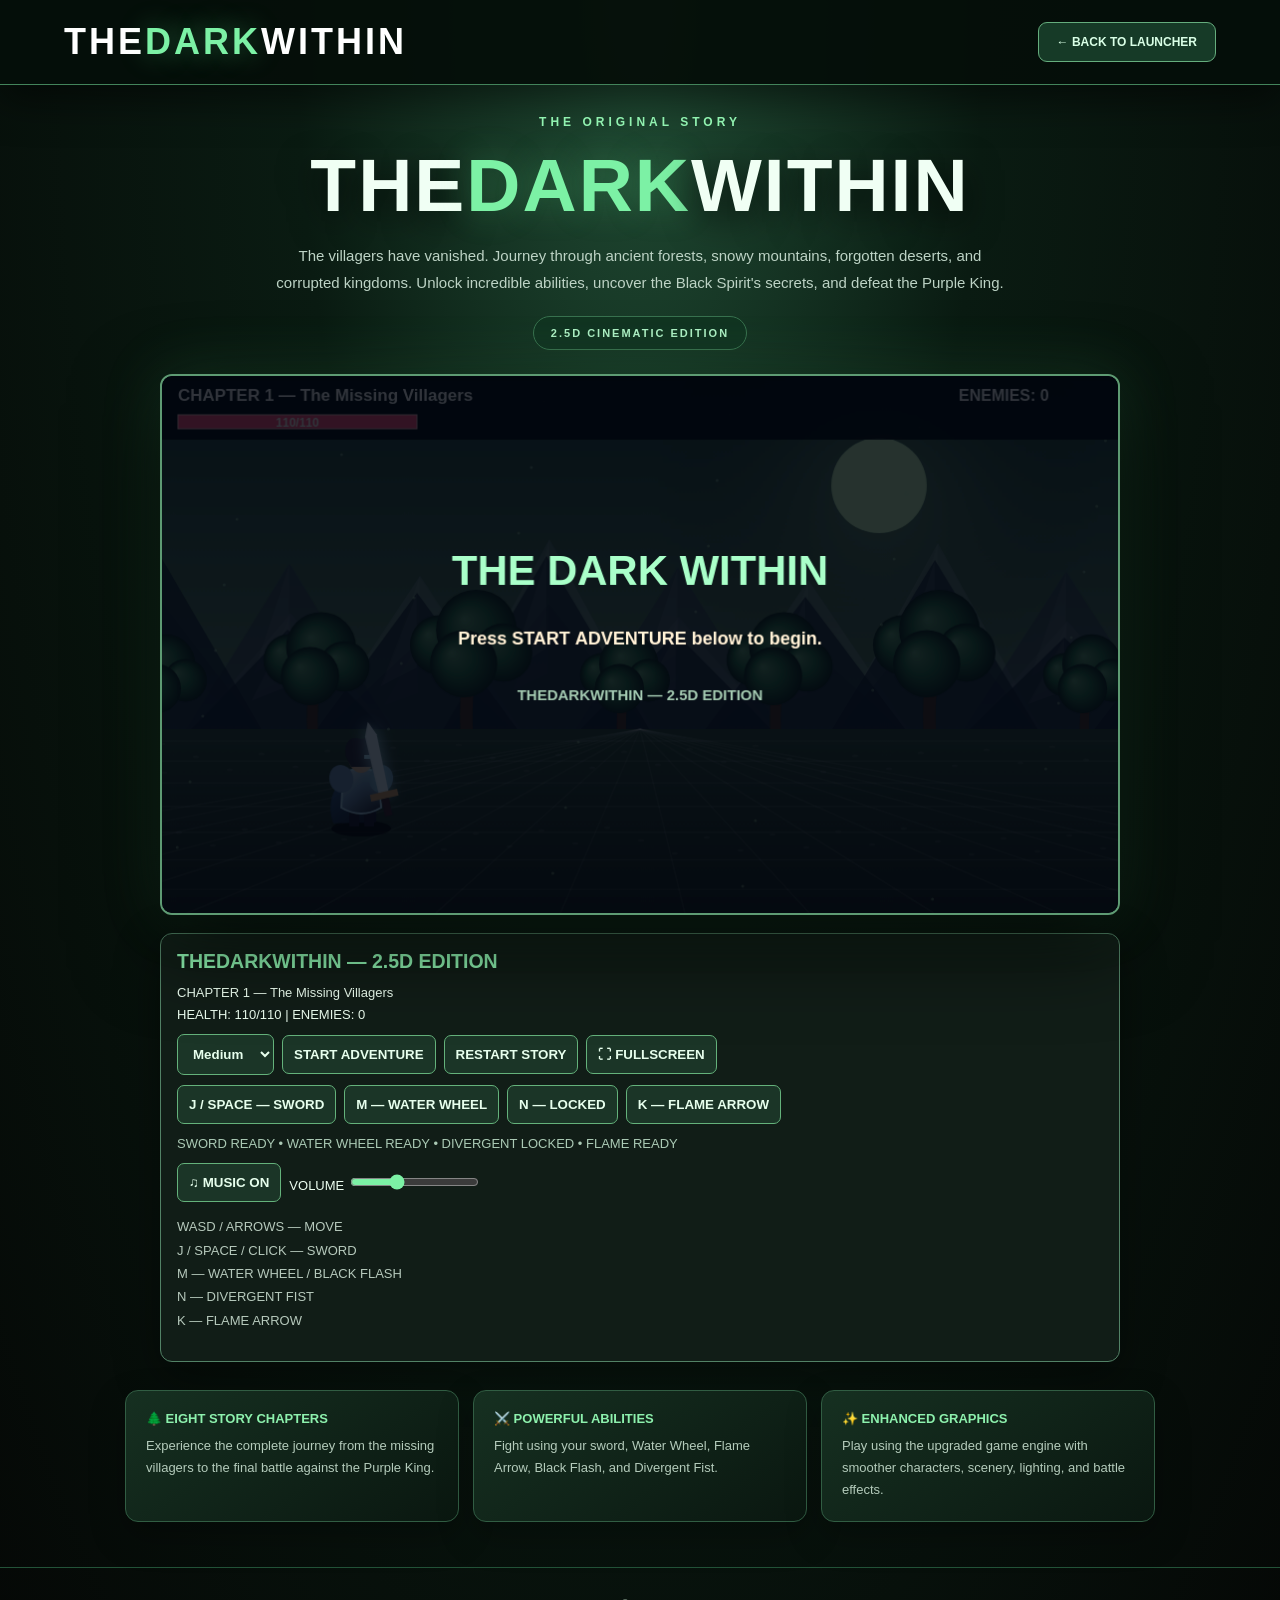
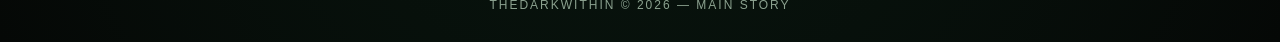
<file: game.html>
<!DOCTYPE html>
<html lang="en">
<head>
<meta charset="UTF-8">
<meta name="viewport" content="width=device-width, initial-scale=1.0">

<title>TheDarkWithin — 2.5D Main Story</title>

<style>
* {
  box-sizing: border-box;
}

html {
  min-height: 100%;
  background: #050907;
}

body {
  margin: 0;
  padding: 0;
  min-height: 100vh;
  overflow-x: hidden;
  font-family: Arial, Helvetica, sans-serif;
  color: #f0fff4;

  background:
    radial-gradient(
      ellipse at 50% 0%,
      #214d35 0%,
      #0a1b12 38%,
      #050806 100%
    );
}

header {
  display: flex;
  align-items: center;
  justify-content: space-between;
  flex-wrap: wrap;
  gap: 15px;

  padding: 21px 5%;

  background: rgba(5, 14, 9, 0.95);
  border-bottom: 1px solid #43845b;
  box-shadow: 0 14px 40px #0008;
}

.logo {
  color: white;
  font-size: clamp(23px, 4vw, 36px);
  font-weight: 900;
  letter-spacing: 3px;
}

.logo span {
  color: #7cf1a5;
  text-shadow: 0 0 28px #66ed9366;
}

.back {
  display: inline-block;
  color: #d9ffe6;
  text-decoration: none;

  padding: 12px 18px;

  background: #163a27;
  border: 1px solid #65ad7d;
  border-radius: 9px;

  font-size: 12px;
  font-weight: bold;
}

.back:hover {
  background: #286d47;
}

.intro {
  max-width: 1060px;
  margin: 30px auto 20px;
  padding: 0 20px;
  text-align: center;
}

.eyebrow {
  color: #91f2b0;
  letter-spacing: 4px;
  font-size: 12px;
  font-weight: bold;
}

.intro h1 {
  margin: 15px 0;
  font-size: clamp(35px, 7vw, 75px);
  line-height: 1.1;
  letter-spacing: 2px;
  text-shadow: 0 10px 35px #000a;
}

.intro h1 span {
  color: #7cf1a5;
  text-shadow: 0 0 35px #65ed9344;
}

.intro p {
  max-width: 740px;
  margin: 0 auto;
  color: #bdd3c5;
  font-size: 15px;
  line-height: 1.8;
}

/* THE ONE REAL GAME CONTAINER */

#gameMount {
  width: min(1060px, calc(100% - 24px));
  margin: 24px auto;
}

/* ACTUAL GAME FRAME */

#dwGameFrame {
  position: relative;
  width: min(960px, 100%);
  max-width: 100%;
  margin: 15px auto !important;
  overflow: hidden;

  background: #07100c;
  border: 2px solid #5aa477;
  border-radius: 13px;

  box-shadow:
    0 28px 85px rgba(0, 0, 0, 0.75),
    0 0 60px rgba(86, 232, 137, 0.17);
}

/* SMOOTH GAME GRAPHICS */

#darkWithinCanvas {
  display: block;
  width: 100%;
  height: auto;
  max-width: 100%;

  image-rendering: auto !important;

  border: 0;
  border-radius: 9px;

  filter:
    saturate(1.08)
    contrast(1.04);
}

/* GAME CONTROLS */

#darkWithinUI {
  width: min(960px, 100%);
  max-width: 100%;

  margin: 18px auto !important;
  padding: 18px;

  background:
    linear-gradient(145deg, #142a1d, #0b1711);

  border: 1px solid #437657;
  border-radius: 13px;

  color: #edfff2;

  box-shadow: 0 15px 45px #0006;
}

#darkWithinUI button,
#darkWithinUI select {
  font-family: Arial, sans-serif;
  transition: background 0.2s, filter 0.2s;
}

#darkWithinUI button:hover:not(:disabled) {
  filter: brightness(1.25);
}

#darkWithinUI button:disabled {
  opacity: 0.45;
  cursor: not-allowed;
}

#darkWithinUI input[type="range"] {
  accent-color: #7cf1a5;
}

/* VISUAL EDITION LABEL */

.edition-label {
  width: fit-content;
  margin: 0 auto 17px;

  color: #b2f6c9;
  background: #123522;
  border: 1px solid #397450;
  border-radius: 999px;

  padding: 10px 17px;

  font-size: 11px;
  font-weight: bold;
  letter-spacing: 2px;
}

/* INFO CARDS */

.info {
  max-width: 1060px;
  margin: 28px auto;
  padding: 0 15px;

  display: grid;
  grid-template-columns: repeat(3, 1fr);
  gap: 14px;
}

.card {
  background:
    linear-gradient(145deg, #163021, #0a1710);

  border: 1px solid #315d43;
  border-radius: 13px;

  padding: 20px;
  box-shadow: 0 14px 35px #0004;
}

.card strong {
  display: block;
  margin-bottom: 9px;

  font-size: 13px;
  color: #8df1ad;
}

.card p {
  margin: 0;
  color: #b4cbbb;
  line-height: 1.7;
  font-size: 13px;
}

/* FULLSCREEN */

#dwGameFrame:fullscreen {
  width: 100vw !important;
  height: 100vh !important;
  max-width: none !important;
  margin: 0 !important;

  display: flex;
  justify-content: center;
  align-items: center;

  border: none;
  border-radius: 0;
  background: #040805;
}

#dwGameFrame:fullscreen #darkWithinCanvas {
  width: 100%;
  height: auto;
  max-height: 100vh;
  object-fit: contain;
}

/* FOOTER */

footer {
  margin-top: 45px;
  padding: 30px 15px;

  text-align: center;
  color: #8ba18f;

  font-size: 12px;
  letter-spacing: 2px;

  border-top: 1px solid #235338;
}

@media (max-width: 750px) {
  .info {
    grid-template-columns: 1fr;
  }

  header {
    padding: 16px;
  }

  .intro {
    margin-top: 25px;
  }

  #darkWithinUI {
    padding: 12px;
  }
}
</style>
</head>

<body>

<header>
  <div class="logo">
    THE<span>DARK</span>WITHIN
  </div>

  <a class="back" href="index.html">
    ← BACK TO LAUNCHER
  </a>
</header>

<section class="intro">

  <div class="eyebrow">
    THE ORIGINAL STORY
  </div>

  <h1>
    THE<span>DARK</span>WITHIN
  </h1>

  <p>
    The villagers have vanished. Journey through ancient forests,
    snowy mountains, forgotten deserts, and corrupted kingdoms.

    Unlock incredible abilities, uncover the Black Spirit's secrets,
    and defeat the Purple King.
  </p>

</section>

<div class="edition-label">
  2.5D CINEMATIC EDITION
</div>

<!-- THE ACTUAL PLAYABLE GAME GOES HERE -->

<main id="gameMount"></main>

<!-- INFORMATION BELOW THE GAME -->

<section class="info">

  <div class="card">
    <strong>🌲 EIGHT STORY CHAPTERS</strong>
    <p>
      Experience the complete journey from the missing
      villagers to the final battle against the Purple King.
    </p>
  </div>

  <div class="card">
    <strong>⚔️ POWERFUL ABILITIES</strong>
    <p>
      Fight using your sword, Water Wheel, Flame Arrow,
      Black Flash, and Divergent Fist.
    </p>
  </div>

  <div class="card">
    <strong>✨ ENHANCED GRAPHICS</strong>
    <p>
      Play using the upgraded game engine with
      smoother characters, scenery, lighting,
      and battle effects.
    </p>
  </div>

</section>

<footer>
  THEDARKWITHIN © 2026 — MAIN STORY
</footer>

<!--
  LOAD THE NEW GAME.JS VERSION.

  THE VERSION PARAMETER MAKES THE BROWSER
  REQUEST A FRESH COPY OF THE FILE.
-->

<script src="game.js?v=25d-20261019-new"></script>

<!--
  MOVE THE GAME ENGINE'S EXISTING GAME
  INTO THE CORRECT LOCATION.
  NO SECOND GAME IS CREATED.
-->

<script>
(function () {
  "use strict";

  const mount = document.getElementById("gameMount");

  function positionGame() {
    const frame = document.getElementById("dwGameFrame");
    const ui = document.getElementById("darkWithinUI");

    if (!frame || !ui || !mount) {
      return false;
    }

    if (frame.parentElement !== mount) {
      mount.appendChild(frame);
    }

    if (ui.parentElement !== mount) {
      mount.appendChild(ui);
    }

    return true;
  }

  if (!positionGame()) {
    const observer = new MutationObserver(() => {
      if (positionGame()) {
        observer.disconnect();
      }
    });

    observer.observe(document.body, {
      childList: true,
      subtree: true
    });
  }
})();
</script>

</body>
</html>
</file>
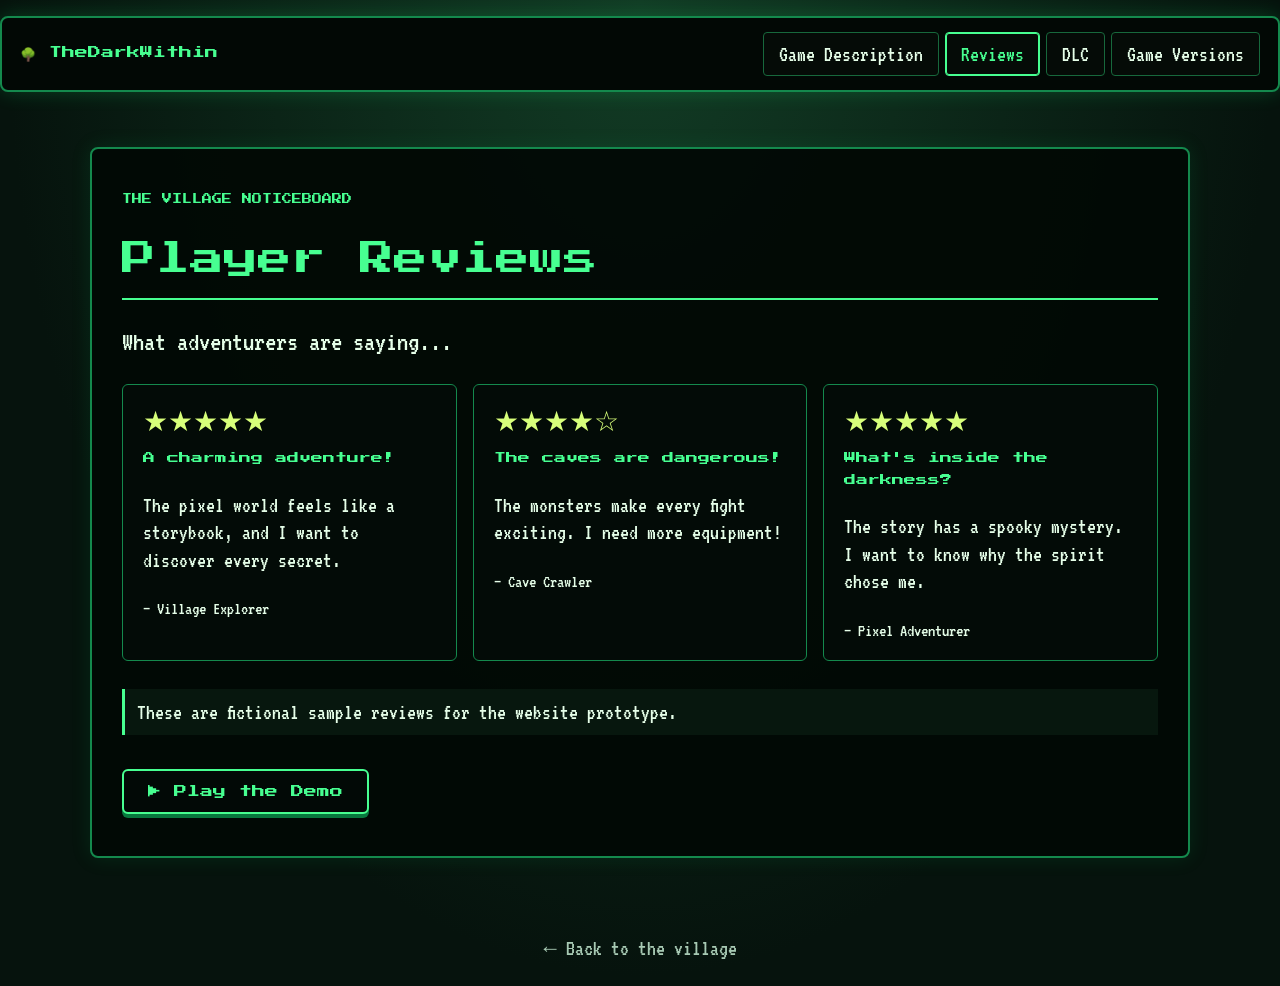
<file: reviews.html>
<!DOCTYPE html>
<html lang="en">
<head>
  <meta charset="UTF-8">
  <meta name="viewport" content="width=device-width, initial-scale=1">
  <title>Reviews — TheDarkWithin</title>
  <link rel="stylesheet" href="style.css">
</head>
<body class="subpage">
  <header class="topbar">
    <a class="brand" href="index.html">🌳 TheDarkWithin</a>
    <nav class="tabs">
      <a class="tab" href="index.html">Game Description</a>
      <a class="tab active" href="reviews.html">Reviews</a>
      <a class="tab" href="dlc.html">DLC</a>
      <a class="tab" href="versions.html">Game Versions</a>
    </nav>
  </header>

  <main class="panel subpage-main">
    <p class="eyebrow">THE VILLAGE NOTICEBOARD</p>
    <h1>Player Reviews</h1>
    <p class="lead">What adventurers are saying...</p>

    <div class="review-grid">
      <article class="review-card">
        <div class="stars">★★★★★</div>
        <h2>A charming adventure!</h2>
        <p>The pixel world feels like a storybook, and I want to discover every secret.</p>
        <small>— Village Explorer</small>
      </article>
      <article class="review-card">
        <div class="stars">★★★★☆</div>
        <h2>The caves are dangerous!</h2>
        <p>The monsters make every fight exciting. I need more equipment!</p>
        <small>— Cave Crawler</small>
      </article>
      <article class="review-card">
        <div class="stars">★★★★★</div>
        <h2>What's inside the darkness?</h2>
        <p>The story has a spooky mystery. I want to know why the spirit chose me.</p>
        <small>— Pixel Adventurer</small>
      </article>
    </div>

    <p class="notice">These are fictional sample reviews for the website prototype.</p>
    <a class="play-button" href="game.html">▶ Play the Demo</a>
  </main>

  <footer><a href="index.html">← Back to the village</a></footer>
</body>
</html>
</file>
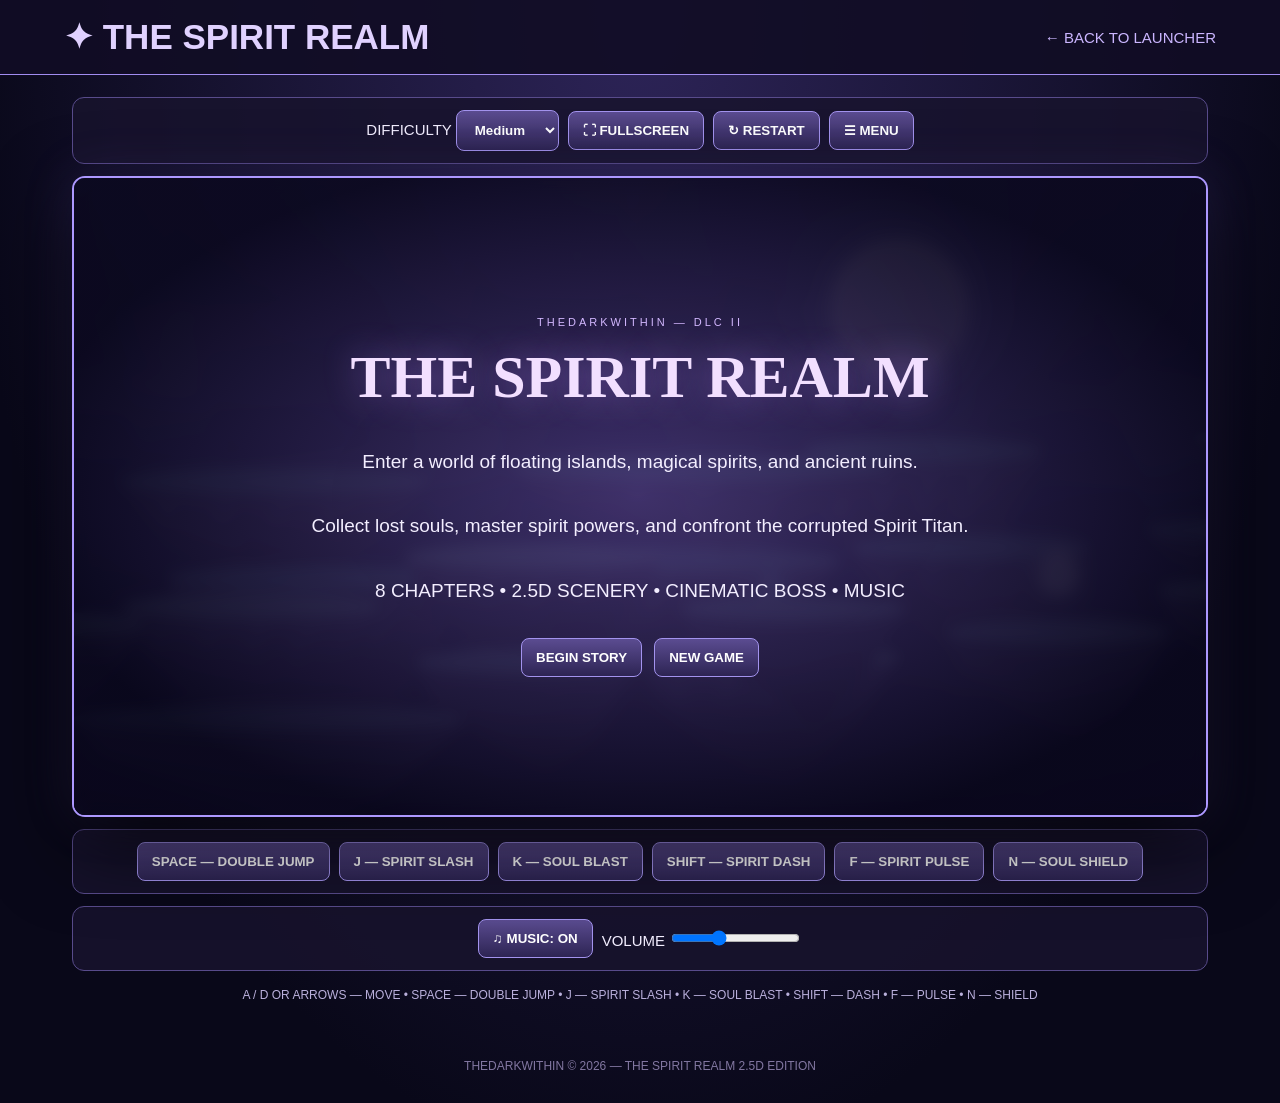
<file: spirit-realm.html>
<!DOCTYPE html>
<html lang="en">
<head>
<meta charset="UTF-8">
<meta name="viewport" content="width=device-width,initial-scale=1">
<title>The Spirit Realm — 2.5D Edition</title>
<style>
*{box-sizing:border-box}
body{margin:0;background:radial-gradient(ellipse at top,#2d2458,#090819 75%);color:#f3eeff;font:15px Arial,sans-serif}
header{display:flex;justify-content:space-between;align-items:center;gap:15px;flex-wrap:wrap;padding:17px 5%;background:#110d25e8;border-bottom:1px solid #a18cf0}
header h1{margin:0;font-size:clamp(22px,4vw,35px);color:#e0d1ff}
a{color:#cbb6ff;text-decoration:none}
main{max-width:1160px;margin:22px auto;padding:0 12px}
.bar{display:flex;gap:9px;flex-wrap:wrap;justify-content:center;align-items:center;margin:12px 0;padding:12px;background:#18132dd9;border:1px solid #584b8b;border-radius:12px}
button,select{background:linear-gradient(#5b4c91,#2d2453);border:1px solid #a393ee;color:#fff;border-radius:8px;padding:11px 14px;cursor:pointer;font-weight:bold}
button:hover{background:#7566b0}
button:disabled{opacity:.4;cursor:default}
#game{position:relative;border:2px solid #ad98ff;border-radius:13px;overflow:hidden;background:#0c0a20;box-shadow:0 28px 80px #000b,0 0 50px #7c62df33}
canvas{display:block;width:100%;height:auto;image-rendering:auto}
#hud,#bossHud{position:absolute;top:12px;background:#0e0b20dd;border:1px solid #ac95ed;border-radius:10px;padding:11px;font-size:12px;z-index:4;pointer-events:none;backdrop-filter:blur(6px)}
#hud{left:12px;display:none;max-width:56%}
#bossHud{right:12px;display:none;text-align:center;width:35%}
#hpBack,#bossBack{margin-top:7px;height:12px;border-radius:10px;overflow:hidden;background:#35284b}
#hpFill{height:100%;background:linear-gradient(90deg,#fc80a2,#ffcfad);width:100%}
#bossFill{height:100%;background:linear-gradient(90deg,#8058f8,#ee9eff);width:100%}
#overlay{position:absolute;inset:0;z-index:10;display:flex;align-items:center;justify-content:center;flex-direction:column;text-align:center;padding:24px;background:radial-gradient(ellipse,#40316beF,#09071bee 77%);backdrop-filter:blur(7px)}
#tag{color:#d3b8ff;letter-spacing:3px;font-size:11px}
#title{font:700 clamp(30px,5vw,60px) Georgia,serif;color:#f2dfff;margin:15px 0;text-shadow:0 0 35px #ba8bff77}
#story{white-space:pre-line;max-width:700px;line-height:1.7;font-size:clamp(14px,2vw,19px)}
#actions{display:flex;justify-content:center;flex-wrap:wrap;gap:12px;margin-top:12px}
#notice{position:absolute;bottom:20px;left:50%;transform:translateX(-50%);background:#130e28ed;border:1px solid #cdb4ff;padding:11px;border-radius:8px;z-index:6;display:none;text-align:center;pointer-events:none}
.help{text-align:center;font-size:12px;color:#bab0dc;line-height:2}
#game:fullscreen{width:100vw;height:100vh;border:0;display:flex;align-items:center;background:#080615}
#game:fullscreen canvas{height:100%;object-fit:contain}
footer{text-align:center;color:#8277a1;padding:30px;font-size:12px}
@media(max-width:650px){button{padding:9px;font-size:11px}#hud,#bossHud{font-size:9px;padding:7px}}
</style>
</head>
<body>

<header>
<h1>✦ THE SPIRIT REALM</h1>
<a href="index.html">← BACK TO LAUNCHER</a>
</header>

<main>
<div class="bar">
<label>DIFFICULTY
<select id="difficulty">
<option value="easy">Easy</option>
<option value="medium" selected>Medium</option>
<option value="hard">Hard</option>
<option value="extreme">Extreme</option>
</select></label>
<button id="fullscreen">⛶ FULLSCREEN</button>
<button id="restart">↻ RESTART</button>
<button id="menu">☰ MENU</button>
</div>

<div id="game">
<canvas id="canvas" width="960" height="540"></canvas>

<div id="hud">
<strong id="chapterLabel"></strong>
<div id="objective"></div>
<div id="health"></div>
<div id="hpBack"><div id="hpFill"></div></div>
</div>

<div id="bossHud">
<strong>THE SPIRIT TITAN</strong>
<div id="phase"></div>
<div id="bossBack"><div id="bossFill"></div></div>
</div>

<div id="notice"></div>

<div id="overlay">
<div id="tag">THEDARKWITHIN — DLC II</div>
<h2 id="title">THE SPIRIT REALM</h2>
<p id="story"></p>
<div id="actions">
<button id="primary">BEGIN STORY</button>
<button id="secondary">NEW GAME</button>
</div>
</div>
</div>

<div class="bar">
<button id="jump">SPACE — DOUBLE JUMP</button>
<button id="attack">J — SPIRIT SLASH</button>
<button id="blast">K — SOUL BLAST</button>
<button id="dash">SHIFT — SPIRIT DASH</button>
<button id="pulse">F — SPIRIT PULSE</button>
<button id="shield">N — SOUL SHIELD</button>
</div>

<div class="bar">
<button id="music">♫ MUSIC: ON</button>
<label>VOLUME
<input id="volume" type="range" min="0" max="100" value="35">
</label>
</div>

<p class="help">
A / D OR ARROWS — MOVE • SPACE — DOUBLE JUMP •
J — SPIRIT SLASH • K — SOUL BLAST •
SHIFT — DASH • F — PULSE • N — SHIELD
</p>
</main>

<footer>THEDARKWITHIN © 2026 — THE SPIRIT REALM 2.5D EDITION</footer>

<script>
(()=>{
"use strict";

const $=id=>document.getElementById(id);
const canvas=$("canvas");
const ctx=canvas.getContext("2d");
const W=960,H=540;
const clamp=(x,a,b)=>Math.max(a,Math.min(b,x));
const distance=(x,y,a,b)=>Math.hypot(x-a,y-b);
const SAVE="tdw-spirit-realm-save-v2";
const keys={};

const difficulties={
 easy:{hp:9,damage:.55,boss:.75,speed:.8},
 medium:{hp:6,damage:1,boss:1,speed:1},
 hard:{hp:4,damage:1.5,boss:1.35,speed:1.2},
 extreme:{hp:3,damage:2,boss:1.7,speed:1.45}
};

const chapters=[
{
 name:"Beyond the Veil",
 lines:[
 "NARRATOR: The hero awakens in a world between life and death.",
 "HERO: Where am I? The sky is filled with shattered islands.",
 "SPIRIT: Welcome to the Spirit Realm. Our souls are disappearing.",
 "HERO: Then I'll help you find them."
 ],
 ending:"The first lost souls return to their home."
},
{
 name:"The Floating Gardens",
 lines:[
 "HERO: These gardens are growing in the sky.",
 "SPIRIT: They were once bridges between the realms.",
 "SPIRIT: Darkness has broken the paths. Follow the light."
 ],
 ending:"The hero crosses the gardens and enters the ancient ruins."
},
{
 name:"Echoes of the Lost",
 lines:[
 "NARRATOR: Voices whisper from ruined temples.",
 "LOST SOUL: Please... don't leave us here.",
 "HERO: I promise you won't be forgotten."
 ],
 ending:"The whispers fade as the imprisoned souls find peace."
},
{
 name:"The Shattered Passage",
 lines:[
 "SPIRIT: Beyond this passage lies the heart of our realm.",
 "HERO: The islands are drifting farther apart.",
 "SPIRIT: Trust your Spirit Dash and double jump."
 ],
 ending:"The shattered passage opens a path toward the spirit citadel."
},
{
 name:"The Forgotten Souls",
 lines:[
 "NARRATOR: A storm of memories surrounds the floating ruins.",
 "HERO: I can see what happened here.",
 "SPIRIT: The Titan once protected these souls."
 ],
 ending:"A memory reveals the Titan's corruption."
},
{
 name:"The Crystal Sky",
 lines:[
 "HERO: These crystals feel alive.",
 "SPIRIT: Each one contains a memory of a lost soul.",
 "HERO: Then we need to bring them together."
 ],
 ending:"The reunited souls illuminate the sky."
},
{
 name:"The Titan's Gate",
 lines:[
 "SPIRIT: The Spirit Titan is waiting beyond that gate.",
 "HERO: I thought the Titan was supposed to protect this world.",
 "SPIRIT: It did... until darkness entered its heart."
 ],
 ending:"The Titan's gate opens beneath an enormous spectral moon."
},
{
 name:"The Spirit Titan",
 lines:[
 "NARRATOR: The hero enters the heart of the Spirit Realm.",
 "HERO: I can feel the Titan watching us.",
 "SPIRIT: Collect the final souls before approaching its throne."
 ],
 ending:""
}
];

const themeColors=[
 ["#6151ad","#171e56","#7ebef9"],
 ["#417fa6","#1b355b","#90d8e9"],
 ["#7951a3","#26204f","#c0a2ff"],
 ["#505da6","#17204d","#a3aaff"],
 ["#895b9e","#30204e","#ffb4db"],
 ["#547cb1","#1a2e56","#d6baff"],
 ["#594683","#15183d","#a89bff"],
 ["#321b62","#0a092a","#e1a7ff"]
];

let mode="menu",chapter=0,difficulty="medium";
let time=0,lastFrame=0,camera=0,worldEnd=0;
let collected=0,checkpointX=75,checkpointY=390;
let platforms=[],souls=[],enemies=[],shots=[],particles=[],checkpoints=[];
let titan=null,bossActive=false,bossEntered=false;
let noticeTimer=0,finished=false;
let primaryAction=null,secondaryAction=null;

const hero={
 x:75,y:390,w:27,h:43,vx:0,vy:0,dir:1,
 hp:6,maxHp:6,jumps:0,ground:false,
 dashReady:true,dash:0,inv:0,
 slash:0,slashCd:0,blastCd:0,
 pulseCd:0,shield:0,shieldCd:0
};

/* MUSIC */

const Music=(()=>{
 let audio,master,timer;
 let enabled=true,volume=.35;
 let cursor=0,next=0,previous=-1;

 const melodies=[
  [60,63,67,70],
  [62,65,69,72],
  [65,68,72,75],
  [63,67,70,74],
  [60,65,68,72],
  [67,70,74,77],
  [62,66,69,74],
  [60,63,67,75]
 ];

 function tone(note,when,length,bass=false){
  if(!audio||!enabled)return;
  const osc=audio.createOscillator();
  const gain=audio.createGain();

  osc.type=bass?"triangle":"sine";
  osc.frequency.value=440*Math.pow(2,(note-69)/12);

  gain.gain.setValueAtTime(.0001,when);
  gain.gain.linearRampToValueAtTime(bass?.12:.08,when+.025);
  gain.gain.exponentialRampToValueAtTime(.0001,when+length);

  osc.connect(gain);
  gain.connect(master);
  osc.start(when);
  osc.stop(when+length+.02);
 }

 function tick(){
  if(!audio||audio.state!=="running"||!enabled)return;

  if(previous!==chapter){
   previous=chapter;
   cursor=0;
   next=audio.currentTime+.05;
  }

  const notes=melodies[chapter];
  const beat=30/(105+chapter*5);

  while(next<audio.currentTime+.15){
   const index=cursor%16;
   const pattern=[0,2,1,3,2,1,0,3,1,2,0,3,2,1,3,0];

   tone(notes[pattern[index]],next,beat*.85);

   if(index%4===0){
    tone(notes[index/4]-24,next,beat*3.5,true);
   }

   cursor++;
   next+=beat;
  }
 }

 async function start(){
  try{
   if(!audio){
    const AC=window.AudioContext||window.webkitAudioContext;
    if(!AC)return;
    audio=new AC();
    master=audio.createGain();
    master.gain.value=volume*.45;
    master.connect(audio.destination);
   }
   await audio.resume();
   if(!timer)timer=setInterval(tick,55);
  }catch(e){}
 }

 function toggle(){
  enabled=!enabled;
  $("music").textContent=enabled?"♫ MUSIC: ON":"♫ MUSIC: OFF";
  if(master&&audio)master.gain.setTargetAtTime(enabled?volume*.45:0,audio.currentTime,.03);
  if(enabled)start();
 }

 function setVolume(v){
  volume=Number(v)/100;
  if(master&&audio)master.gain.setTargetAtTime(enabled?volume*.45:0,audio.currentTime,.03);
 }

 return{start,toggle,setVolume,reset:()=>previous=-1};
})();

$("music").onclick=Music.toggle;
$("volume").oninput=e=>Music.setVolume(e.target.value);

/* SCREENS */

function screen(tag,title,text,button,action,other,otherAction){
 mode="scene";
 $("overlay").style.display="flex";
 $("tag").textContent=tag;
 $("title").textContent=title;
 $("story").textContent=text;
 $("primary").textContent=button;
 $("secondary").style.display=other?"inline-block":"none";
 $("secondary").textContent=other||"";
 primaryAction=action;
 secondaryAction=otherAction||null;
 $("hud").style.display="none";
 $("bossHud").style.display="none";
}

$("primary").onclick=()=>primaryAction&&primaryAction();
$("secondary").onclick=()=>secondaryAction&&secondaryAction();

function resume(){
 mode="playing";
 $("overlay").style.display="none";
 $("hud").style.display="block";
 $("bossHud").style.display=bossActive?"block":"none";
}

function cutscene(lines,done,title){
 let index=0;
 const advance=()=>{
  if(index>=lines.length){
   resume();
   if(done)done();
   return;
  }
  const line=lines[index++];
  screen("STORY CUTSCENE",title||chapters[chapter].name,
    line,index===lines.length?"CONTINUE":"NEXT →",advance);
 };
 advance();
}

function notify(text,duration=1.6){
 $("notice").textContent=text;
 $("notice").style.display="block";
 noticeTimer=duration;
}

function saved(){
 try{
  return clamp(Number(localStorage.getItem(SAVE)||0),0,7);
 }catch(e){return 0;}
}

function save(){
 try{
  localStorage.setItem(SAVE,String(Math.max(saved(),chapter)));
 }catch(e){}
}

/* CHAPTER GENERATION */

function addPlatform(x,y,w,type="stone",phase=0){
 platforms.push({x,y,w,type,phase});
}

function makeLevel(n){
 chapter=n;
 time=0;
 camera=0;
 collected=0;
 bossActive=false;
 bossEntered=false;
 finished=false;

 platforms=[];
 souls=[];
 enemies=[];
 shots=[];
 particles=[];
 checkpoints=[];
 titan=null;

 const d=difficulties[difficulty];

 Object.assign(hero,{
  x:75,y:390,w:27,h:43,
  vx:0,vy:0,dir:1,
  hp:d.hp,maxHp:d.hp,
  jumps:0,ground:false,
  dashReady:true,dash:0,inv:1,
  slash:0,slashCd:0,blastCd:0,
  pulseCd:0,shield:0,shieldCd:0
 });

 checkpointX=75;
 checkpointY=390;

 addPlatform(0,458,335);

 const heights=[410,365,385,340,405,345,375,355];

 for(let i=0;i<15;i++){
  const x=290+i*225;
  const y=heights[(i+n)%heights.length];

  let type="stone";
  if(n>=1&&i%5===2)type="moving";
  if(n>=2&&i%5===4)type="shifting";
  if(n>=3&&i%7===5)type="spring";

  if(i===6||i===14)type="stone";

  addPlatform(x,y,190,type,i*.65);

  if([2,7,11].includes(i)){
   souls.push({x:x+95,y:y-55,taken:false});
  }

  if(i===6){
   checkpoints.push({x:x+95,y,active:false});
  }

  if(n>=1&&i%4===3){
   enemies.push({
    x:x+90,y:y-75,
    baseX:x+90,baseY:y-75,
    hp:75*d.boss,
    dead:false,phase:i*1.6
   });
  }
 }

 const last=platforms[platforms.length-1];
 worldEnd=last.x+last.w+200;

 if(n===7){
  const arenaStart=worldEnd+5;
  addPlatform(worldEnd-165,445,275);
  addPlatform(arenaStart,460,1120);
  worldEnd=arenaStart+1120;

  checkpoints.push({
   x:arenaStart+95,
   y:460,
   active:false,arena:true
  });

  titan={
   x:arenaStart+830,y:300,
   arenaStart,
   hp:1800*d.boss,
   maxHp:1800*d.boss,
   phase:1,action:"idle",
   timer:1.5,count:0,
   attack:"",target:0,
   flash:0,dead:false,
   waves:[],flames:[],strike:null
  };
 }

 Music.reset();
 updateHUD();
}

function startChapter(n){
 makeLevel(n);
 save();

 cutscene(chapters[n].lines,
  ()=>notify("COLLECT THREE LOST SOULS"),
  "CHAPTER "+(n+1)+": "+chapters[n].name);
}

function finishChapter(){
 if(finished)return;
 finished=true;

 const next=chapter+1;

 cutscene([
  "CHAPTER COMPLETE",
  chapters[chapter].ending
 ],()=>{
  if(next<8)startChapter(next);
 },"SOULS RESTORED");
}

function updateHUD(){
 $("chapterLabel").textContent=
 "CHAPTER "+(chapter+1)+" — "+chapters[chapter].name;

 $("objective").textContent=bossActive?
 "DEFEAT THE SPIRIT TITAN":
 "LOST SOULS: "+collected+"/3";

 $("health").textContent=
 "♥ "+Math.ceil(hero.hp)+"/"+hero.maxHp+
 " | DASH "+(hero.dashReady?"READY":"USED")+
 " | BLAST "+(hero.blastCd<=0?"READY":Math.ceil(hero.blastCd)+"s")+
 " | PULSE "+(hero.pulseCd<=0?"READY":Math.ceil(hero.pulseCd)+"s");

 $("hpFill").style.width=
 clamp(hero.hp/hero.maxHp*100,0,100)+"%";
}

/* EFFECTS */

function burst(x,y,color,count=15){
 for(let i=0;i<count;i++){
  const a=Math.random()*Math.PI*2;
  const s=35+Math.random()*200;

  particles.push({
   x,y,vx:Math.cos(a)*s,
   vy:Math.sin(a)*s,
   life:.35+Math.random()*.55,
   maxLife:.9,color,
   radius:2+Math.random()*4
  });
 }
}

function glow(x,y,r,color){
 const g=ctx.createRadialGradient(x,y,0,x,y,r);
 g.addColorStop(0,color);
 g.addColorStop(1,"transparent");
 ctx.fillStyle=g;
 ctx.fillRect(x-r,y-r,r*2,r*2);
}

function platformY(q){
 return q.type==="moving"?
 q.y+Math.sin(time*1.7+q.phase)*38:q.y;
}

function platformVisible(q){
 return q.type!=="shifting"||
 Math.sin(time*2+q.phase)>-.35;
}

/* CONTROLS */

function jump(){
 if(mode!=="playing"||hero.jumps>=2)return;
 hero.vy=hero.jumps===0?-665:-615;
 hero.jumps++;
 hero.ground=false;
 burst(hero.x,hero.y+15,"#b4eeff",12);
}

function dash(){
 if(mode!=="playing"||!hero.dashReady)return;
 hero.dash=.25;
 hero.dashReady=false;
 hero.vy=0;
 hero.inv=Math.max(hero.inv,.3);
 burst(hero.x,hero.y,"#b5c6ff",27);
}

function spiritSlash(){
 if(mode!=="playing"||hero.slashCd>0)return;
 hero.slashCd=.3;
 hero.slash=.23;

 burst(hero.x+hero.dir*40,hero.y,"#d7eaff",22);

 for(const e of enemies){
  if(!e.dead&&Math.abs(hero.x-e.x)<150&&
   Math.abs(hero.y-e.y)<85&&
   (e.x-hero.x)*hero.dir>-25){
   hurtEnemy(e,67);
  }
 }

 if(bossActive&&titan&&!titan.dead&&
  distance(hero.x,hero.y,titan.x,titan.y)<190){
  hurtTitan(75);
 }
}

function soulBlast(){
 if(mode!=="playing"||hero.blastCd>0)return;

 hero.blastCd=1.1;

 shots.push({
  x:hero.x+hero.dir*25,y:hero.y-8,
  vx:hero.dir*790,vy:0,
  radius:16,damage:150,
  friendly:true,life:2
 });

 burst(hero.x,hero.y,"#b9aaff",23);
}

function spiritPulse(){
 if(mode!=="playing"||hero.pulseCd>0)return;

 hero.pulseCd=6.5;
 hero.inv=Math.max(hero.inv,.65);

 burst(hero.x,hero.y,"#d9bcff",65);

 for(const e of enemies){
  if(!e.dead&&distance(hero.x,hero.y,e.x,e.y)<225){
   hurtEnemy(e,140);
  }
 }

 if(bossActive&&titan&&!titan.dead&&
  distance(hero.x,hero.y,titan.x,titan.y)<270){
  hurtTitan(190);
 }

 shots=shots.filter(s=>s.friendly||
  distance(hero.x,hero.y,s.x,s.y)>270);

 notify("SPIRIT PULSE!");
}

function soulShield(){
 if(mode!=="playing"||hero.shieldCd>0)return;

 hero.shield=2.3;
 hero.shieldCd=5.8;
 burst(hero.x,hero.y,"#f2dbff",35);
 notify("SOUL SHIELD!");
}

function hurtEnemy(e,dmg){
 e.hp-=dmg;
 burst(e.x,e.y,"#d8b4ff",10);

 if(e.hp<=0){
  e.dead=true;
  burst(e.x,e.y,"#a6dfff",30);
 }
}

function hurtTitan(dmg){
 if(!titan||titan.dead||!bossActive)return;

 titan.hp=Math.max(0,titan.hp-dmg);
 titan.flash=.15;
 burst(titan.x,titan.y,"#eac7ff",12);

 if(titan.hp<=0)bossVictory();
}

function hurt(amount){
 if(mode!=="playing"||hero.inv>0||hero.shield>0)return;

 hero.hp-=amount;
 hero.inv=.9;

 burst(hero.x,hero.y,"#f394c9",18);

 if(hero.hp<=0)respawn();
}

function respawn(){
 hero.hp=hero.maxHp;

 Object.assign(hero,{
  x:checkpointX,y:checkpointY,
  vx:0,vy:0,
  jumps:0,dashReady:true,
  dash:0,inv:1.8,
  shield:0
 });

 shots=[];

 if(bossActive)resetTitan();

 notify("RETURNED TO CHECKPOINT",2);
}

/* MOVEMENT PHYSICS */

function move(dt){
 for(const key of [
  "inv","slash","slashCd",
  "blastCd","pulseCd",
  "shield","shieldCd"
 ]){
  hero[key]=Math.max(0,hero[key]-dt);
 }

 let dir=0;
 if(keys.a||keys.arrowleft)dir--;
 if(keys.d||keys.arrowright)dir++;

 if(dir)hero.dir=dir;

 if(hero.dash>0){
  hero.dash-=dt;
  hero.vx=hero.dir*790;
  hero.vy=0;
 }else{
  hero.vx=dir*310;
  hero.vy+=1650*dt;
 }

 const previousBottom=hero.y+hero.h/2;

 hero.x+=hero.vx*dt;
 hero.y+=hero.vy*dt;
 hero.x=clamp(hero.x,12,worldEnd-12);
 hero.ground=false;

 for(const q of platforms){
  if(!platformVisible(q))continue;
  const y=platformY(q);

  if(hero.vy>=0&&
   previousBottom<=y+14&&
   hero.y+hero.h/2>=y&&
   hero.x+hero.w/2>q.x&&
   hero.x-hero.w/2<q.x+q.w){
   hero.y=y-hero.h/2;
   hero.vy=0;
   hero.jumps=0;
   hero.dashReady=true;
   hero.ground=true;

   if(q.type==="spring"){
    hero.vy=-900;
    hero.jumps=1;
    hero.ground=false;
   }
   break;
  }
 }

 if(hero.y>H+115){
  respawn();
  return;
 }

 for(const s of souls){
  if(!s.taken&&distance(hero.x,hero.y,s.x,s.y)<38){
   s.taken=true;
   collected++;
   burst(s.x,s.y,"#a9faff",32);
   notify("LOST SOUL "+collected+"/3");
  }
 }

 for(const c of checkpoints){
  if(!c.active&&
   Math.abs(hero.x-c.x)<45&&
   Math.abs(hero.y-(c.y-35))<85){
   c.active=true;
   checkpointX=c.x;
   checkpointY=c.y-45;
   notify(c.arena?"BOSS CHECKPOINT":"CHECKPOINT");
  }
 }

 if(chapter<7&&hero.x>worldEnd-210){
  if(collected===3){
   finishChapter();
  }else if(noticeTimer<=0){
   notify("COLLECT ALL THREE SOULS");
  }
 }

 if(chapter===7&&titan&&!bossEntered&&
  hero.x>titan.arenaStart+155){
  if(collected<3){
   hero.x=titan.arenaStart+130;
   if(noticeTimer<=0)notify("COLLECT THREE SOULS FIRST");
  }else enterBoss();
 }

 if(bossActive){
  hero.x=clamp(hero.x,
   titan.arenaStart+130,
   titan.arenaStart+1090);
 }
}

/* ENEMIES AND PROJECTILES */

function updateEnemies(dt){
 for(const e of enemies){
  if(e.dead)continue;

  e.phase+=dt;
  e.x=e.baseX+Math.sin(e.phase)*38;
  e.y=e.baseY+Math.sin(e.phase*2)*17;

  if(distance(hero.x,hero.y,e.x,e.y)<44){
   hurt(difficulties[difficulty].damage);
  }
 }
}

function updateShots(dt){
 for(let i=shots.length-1;i>=0;i--){
  const s=shots[i];

  s.x+=s.vx*dt;
  s.y+=s.vy*dt;
  s.life-=dt;

  let hit=false;

  if(s.friendly){
   for(const e of enemies){
    if(!e.dead&&distance(s.x,s.y,e.x,e.y)<s.radius+25){
     hurtEnemy(e,s.damage);
     hit=true;
     break;
    }
   }

   if(!hit&&bossActive&&titan&&!titan.dead&&
    distance(s.x,s.y,titan.x,titan.y)<s.radius+110){
    hurtTitan(s.damage);
    hit=true;
   }
  }else if(distance(s.x,s.y,hero.x,hero.y)<s.radius+23){
   hurt(s.damage);
   hit=true;
  }

  if(hit||s.life<=0)shots.splice(i,1);
  if(mode!=="playing")break;
 }
}

/* SPIRIT TITAN */

function enterBoss(){
 bossEntered=true;
 checkpointX=titan.arenaStart+135;
 checkpointY=415;

 hero.x=checkpointX;
 hero.y=checkpointY;
 hero.vx=0;
 hero.vy=0;

 cutscene([
  "NARRATOR: A colossal figure rises from the shattered spirit throne.",
  "SPIRIT TITAN: WHO DISTURBS THE HEART OF THE REALM?",
  "HERO: I'm here to free the souls you've imprisoned.",
  "SPIRIT TITAN: THE LIGHT OF SOULS MUST NEVER LEAVE THIS WORLD.",
  "HERO: If you're protecting them, why are they suffering?",
  "SPIRIT TITAN: DARKNESS HAS CLOUDED MY PURPOSE.",
  "HERO: Then I'll help you remember.",
  "SPIRIT TITAN: PROVE YOUR STRENGTH, BEARER OF LIGHT!"
 ],()=>{
  bossActive=true;
  titan.timer=1.5;
  $("bossHud").style.display="block";
  notify("THE SPIRIT TITAN AWAKENS!",2.5);
 },"THE GUARDIAN'S CHALLENGE");
}

function resetTitan(){
 titan.hp=titan.maxHp;
 titan.phase=1;
 titan.action="idle";
 titan.timer=1.5;
 titan.count=0;
 titan.waves=[];
 titan.flames=[];
 titan.strike=null;
 shots=[];
}

function beginAttack(){
 const attacks=["orbs","slam","slash"];

 if(titan.phase>=2)attacks.push("teleport","storm");
 if(titan.phase===3)attacks.push("orbs","slam");

 titan.attack=attacks[titan.count%attacks.length];
 titan.count++;
 titan.action="warning";
 titan.timer=titan.phase===1?.85:titan.phase===2?.65:.48;
 titan.target=hero.x;

 notify("WARNING — "+titan.attack.toUpperCase(),.75);
}

function executeAttack(){
 titan.action="recover";
 titan.timer=titan.phase===3?.6:.9;

 const d=difficulties[difficulty];

 if(titan.attack==="orbs"){
  const count=titan.phase===1?3:titan.phase===2?5:7;

  for(let i=0;i<count;i++){
   const angle=Math.atan2(hero.y-titan.y,hero.x-titan.x)+
    (i-(count-1)/2)*.15;

   const speed=(240+titan.phase*50)*d.speed;

   shots.push({
    x:titan.x,y:titan.y,
    vx:Math.cos(angle)*speed,
    vy:Math.sin(angle)*speed,
    radius:13,
    damage:d.damage,
    friendly:false,life:4
   });
  }
 }

 if(titan.attack==="slam"){
  titan.waves.push(
   {x:titan.x,vx:-390*d.speed,life:2.5},
   {x:titan.x,vx:390*d.speed,life:2.5}
  );

  burst(titan.x,450,"#d4b5ff",55);
 }

 if(titan.attack==="slash"||titan.attack==="teleport"){
  titan.x=clamp(
   hero.x+(hero.x<titan.x?130:-130),
   titan.arenaStart+290,titan.arenaStart+1000
  );

  titan.strike={x:hero.x,life:.45};

  if(distance(hero.x,hero.y,titan.x,titan.y)<175){
   hurt(d.damage);
  }
 }

 if(titan.attack==="storm"){
  for(const offset of [-165,0,165]){
   titan.flames.push({
    x:clamp(titan.target+offset,
     titan.arenaStart+180,
     titan.arenaStart+1050),
    life:1.2
   });
  }
 }
}

function updateTitan(dt){
 if(!bossActive||!titan||titan.dead)return;

 titan.flash=Math.max(0,titan.flash-dt);

 const ratio=titan.hp/titan.maxHp;
 const phase=ratio<=.33?3:ratio<=.66?2:1;

 if(phase!==titan.phase){
  titan.phase=phase;
  titan.action="recover";
  titan.timer=1.2;
  burst(titan.x,titan.y,"#d2b1ff",90);
  notify("TITAN PHASE "+phase+"!",2);
 }

 $("phase").textContent="PHASE "+titan.phase+" OF 3";
 $("bossFill").style.width=(ratio*100)+"%";

 titan.timer-=dt;

 if(titan.action==="idle"){
  titan.y=300+Math.sin(time*2)*12;
  if(titan.timer<=0)beginAttack();
 }else if(titan.action==="warning"){
  if(titan.timer<=0)executeAttack();
 }else if(titan.action==="recover"&&titan.timer<=0){
  titan.action="idle";
  titan.timer=(titan.phase===1?.7:titan.phase===2?.45:.25)/difficulties[difficulty].speed;
 }

 if(distance(hero.x,hero.y,titan.x,titan.y)<100){
  hurt(difficulties[difficulty].damage);
 }

 if(titan.strike){
  titan.strike.life-=dt;
  if(titan.strike.life<=0)titan.strike=null;
 }

 for(let i=titan.waves.length-1;i>=0;i--){
  const s=titan.waves[i];
  s.x+=s.vx*dt;
  s.life-=dt;

  if(Math.abs(hero.x-s.x)<30&&hero.y+hero.h/2>430){
   hurt(difficulties[difficulty].damage);
  }

  if(s.life<=0)titan.waves.splice(i,1);
 }

 for(let i=titan.flames.length-1;i>=0;i--){
  const f=titan.flames[i];
  f.life-=dt;

  if(Math.abs(hero.x-f.x)<44&&hero.y+hero.h/2>280){
   hurt(difficulties[difficulty].damage);
  }

  if(f.life<=0)titan.flames.splice(i,1);
 }
}

/* FINALE */

function bossVictory(){
 titan.dead=true;
 bossActive=false;
 shots=[];

 burst(titan.x,titan.y,"#e4caff",115);

 cutscene([
  "NARRATOR: The Spirit Titan falls. Its dark armor begins to dissolve.",
  "SPIRIT TITAN: THE DARKNESS... HAS LEFT ME.",
  "HERO: You were never our enemy.",
  "SPIRIT TITAN: I WAS MEANT TO GUARD THE LIGHT OF SOULS.",
  "SPIRIT: The realm is free. The souls can finally rest.",
  "SPIRIT TITAN: YOU HAVE EARNED THE RIGHT TO CHOOSE ITS FUTURE.",
  "NARRATOR: A radiant crystal rises from the center of the battlefield.",
  "SPIRIT: Will you take the Light of Souls or leave it here?"
 ],endingChoice,"THE TITAN'S REDEMPTION");
}

function endingChoice(){
 screen(
  "THE FINAL CHOICE",
  "THE LIGHT OF SOULS",
  "The Spirit Titan has been defeated.\n\nWhat will you do with the Light of Souls?",
  "TAKE THE LIGHT",
  ()=>ending("taken"),
  "LEAVE THE LIGHT",
  ()=>ending("left")
 );
}

function ending(choice){
 const lines=choice==="taken"?
 [
  "HERO: I'll carry this light and use it to protect both worlds.",
  "SPIRIT: Then the souls of this realm will travel with you.",
  "NARRATOR: The hero takes the Light of Souls.",
  "NARRATOR: Far away, a black eclipse begins to form..."
 ]:[
  "HERO: This light belongs to the Spirit Realm.",
  "SPIRIT: Then it will remain here, where it can guide the lost.",
  "NARRATOR: The hero leaves the Light of Souls in its sanctuary.",
  "NARRATOR: Far away, a black eclipse begins to form..."
 ];

 cutscene(lines,()=>{
  try{
   localStorage.setItem("tdw-spirit-realm-ending",choice);
  }catch(e){}

  screen(
   "THE SPIRIT REALM — COMPLETE",
   "THE END",
   "The Spirit Titan has been freed.\n"+
   "The trapped souls have returned.\n\n"+
   "But a final darkness is approaching...\n\n"+
   "THE STORY CONTINUES IN THE LAST LIGHT.",
   "RETURN TO MENU",
   showMenu
  );
 },"A NEW DESTINY");
}

/* GAME UPDATE */

function update(dt){
 time+=dt;

 if(noticeTimer>0){
  noticeTimer-=dt;
  if(noticeTimer<=0)$("notice").style.display="none";
 }

 for(let i=particles.length-1;i>=0;i--){
  const p=particles[i];
  p.x+=p.vx*dt;
  p.y+=p.vy*dt;
  p.life-=dt;
  if(p.life<=0)particles.splice(i,1);
 }

 if(mode!=="playing")return;

 move(dt);
 if(mode!=="playing")return;

 updateEnemies(dt);
 updateTitan(dt);
 updateShots(dt);

 const target=clamp(hero.x-330,0,Math.max(0,worldEnd-W));
 camera+=(target-camera)*Math.min(1,dt*6);

 updateHUD();
}

/* 2.5D SCENERY */

function cloud(x,y,scale,alpha){
 ctx.save();
 ctx.translate(x,y);
 ctx.scale(scale,scale);
 ctx.globalAlpha=alpha;

 const g=ctx.createRadialGradient(0,0,0,0,0,150);
 g.addColorStop(0,"#e2d9ff");
 g.addColorStop(1,"#cbbdff00");

 ctx.fillStyle=g;
 ctx.beginPath();
 ctx.ellipse(0,0,180,45,0,0,Math.PI*2);
 ctx.fill();

 ctx.restore();
}

function crystal(x,y,size,color){
 ctx.save();
 ctx.translate(x,y);
 ctx.shadowColor=color;
 ctx.shadowBlur=24;
 ctx.fillStyle=color;

 ctx.beginPath();
 ctx.moveTo(0,-size);
 ctx.lineTo(size*.48,-size*.12);
 ctx.lineTo(size*.25,size*.72);
 ctx.lineTo(0,size);
 ctx.lineTo(-size*.4,size*.2);
 ctx.closePath();
 ctx.fill();

 ctx.fillStyle="#ffffff88";
 ctx.beginPath();
 ctx.moveTo(0,-size);
 ctx.lineTo(0,size);
 ctx.lineTo(-size*.4,size*.2);
 ctx.closePath();
 ctx.fill();

 ctx.restore();
}

function floatingIsland(x,y,w,h,near=false){
 const g=ctx.createLinearGradient(x,y,x,y+h);

 g.addColorStop(0,near?"#756fa6":"#545184");
 g.addColorStop(.35,near?"#39345f":"#353056");
 g.addColorStop(1,"#17152e");

 ctx.fillStyle=g;
 ctx.beginPath();
 ctx.moveTo(x,y);
 ctx.lineTo(x+w,y);
 ctx.lineTo(x+w*.83,y+h*.5);
 ctx.lineTo(x+w*.58,y+h);
 ctx.lineTo(x+w*.28,y+h*.72);
 ctx.lineTo(x+w*.08,y+h*.35);
 ctx.closePath();
 ctx.fill();

 ctx.fillStyle=near?"#a6d8ee":"#7bb7d9";
 ctx.beginPath();
 ctx.ellipse(x+w/2,y,w/2,11,0,0,Math.PI*2);
 ctx.fill();

 ctx.strokeStyle="#a6c8ff33";

 for(let i=0;i<4;i++){
  ctx.beginPath();
  ctx.moveTo(x+w*(.15+i*.2),y+15);
  ctx.lineTo(x+w*(.15+i*.17),y+h*.35);
  ctx.stroke();
 }
}

function background(){
 const pal=themeColors[chapter];
 const sky=ctx.createLinearGradient(0,0,0,H);
 sky.addColorStop(0,pal[0]);
 sky.addColorStop(.55,pal[1]);
 sky.addColorStop(1,"#090a22");

 ctx.fillStyle=sky;
 ctx.fillRect(0,0,W,H);

 // Luminous spectral moon
 const moonX=700-camera*.025;
 glow(moonX,110,240,pal[2]+"44");

 ctx.fillStyle="#e9e3ff";
 ctx.shadowColor="#bfc4ff";
 ctx.shadowBlur=35;
 ctx.beginPath();
 ctx.arc(moonX,110,58,0,Math.PI*2);
 ctx.fill();
 ctx.shadowBlur=0;

 // Far islands — slow parallax
 for(let i=0;i<11;i++){
  const x=((i*290-camera*.11)%1700+1700)%1700-250;
  const y=190+(i*67)%160;

  floatingIsland(x,y,200+(i%3)*60,70+(i%4)*30);
 }

 // Intermediate clouds
 for(let i=0;i<12;i++){
  const x=((i*235-camera*.2+time*5)%1550+1550)%1550-250;
  const y=120+(i*79)%300;

  cloud(x,y,.65+i%3*.2,.13);
 }

 // Nearby floating ruins
 for(let i=0;i<8;i++){
  const x=((i*440-camera*.42)%2400+2400)%2400-400;
  const y=320+(i*43)%100;

  floatingIsland(x,y,220,110,true);

  if(i%2===0)crystal(x+110,y-45,34,pal[2]);
 }

 // Light streams
 ctx.save();
 ctx.globalCompositeOperation="screen";

 for(let i=0;i<6;i++){
  const x=i*220+Math.sin(time*.3+i)*30;
  const g=ctx.createLinearGradient(x,0,x+120,H);

  g.addColorStop(0,"#ffffff00");
  g.addColorStop(.4,pal[2]+"15");
  g.addColorStop(1,"#ffffff00");

  ctx.fillStyle=g;
  ctx.beginPath();
  ctx.moveTo(x,0);
  ctx.lineTo(x+65,0);
  ctx.lineTo(x+190,H);
  ctx.lineTo(x+105,H);
  ctx.fill();
 }

 ctx.restore();

 for(let i=0;i<55;i++){
  const x=((i*143+time*(5+i%5))%1050+1050)%1050;
  const y=(i*79+Math.sin(time+i)*10)%520;

  ctx.fillStyle=pal[2]+"77";
  ctx.beginPath();
  ctx.arc(x,y,1+i%3*.55,0,Math.PI*2);
  ctx.fill();
 }
}

/* 2.5D PLATFORMS */

function drawPlatforms(){
 for(const q of platforms){
  if(!platformVisible(q))continue;

  const x=q.x-camera;
  const y=platformY(q);

  if(x>W+100||x+q.w<-100)continue;

  const g=ctx.createLinearGradient(x,y,x,y+110);
  g.addColorStop(0,"#575685");
  g.addColorStop(.35,"#3e3a64");
  g.addColorStop(1,"#18152b");

  ctx.fillStyle=g;
  ctx.beginPath();
  ctx.moveTo(x,y);
  ctx.lineTo(x+q.w,y);
  ctx.lineTo(x+q.w*.78,y+68);
  ctx.lineTo(x+q.w*.58,y+95);
  ctx.lineTo(x+q.w*.3,y+61);
  ctx.lineTo(x+q.w*.07,y+33);
  ctx.closePath();
  ctx.fill();

  ctx.fillStyle=q.type==="spring"?"#e4beff":
   q.type==="moving"?"#9adfff":
   q.type==="shifting"?"#d3a8ed":"#9cc9ef";

  ctx.beginPath();
  ctx.ellipse(x+q.w/2,y,q.w/2,11,0,0,Math.PI*2);
  ctx.fill();

  ctx.strokeStyle="#ffffff35";
  ctx.lineWidth=2;
  ctx.beginPath();
  ctx.moveTo(x+12,y+23);
  ctx.lineTo(x+q.w*.45,y+48);
  ctx.lineTo(x+q.w*.65,y+32);
  ctx.stroke();

  if(q.type==="spring"){
   glow(x+q.w/2,y-10,50,"#e5c5ff55");
  }
 }
}

/* SOULS, ENEMIES, CHECKPOINTS */

function drawItems(){
 for(const s of souls){
  if(s.taken)continue;

  const x=s.x-camera;
  const y=s.y+Math.sin(time*4)*7;

  glow(x,y,48,"#b6e8ff88");

  ctx.shadowColor="#e8faff";
  ctx.shadowBlur=15;
  ctx.fillStyle="#f1fbff";

  ctx.beginPath();
  ctx.moveTo(x,y-18);
  ctx.bezierCurveTo(x+27,y,x+12,y+25,x,y+20);
  ctx.bezierCurveTo(x-12,y+25,x-27,y,x,y-18);
  ctx.fill();

  ctx.shadowBlur=0;
 }

 for(const c of checkpoints){
  const x=c.x-camera;
  const y=c.y;

  glow(x,y-60,45,c.active?"#9bffda55":"#d5a7ff44");

  ctx.strokeStyle=c.active?"#a4ffda":"#af97e9";
  ctx.lineWidth=5;
  ctx.beginPath();
  ctx.moveTo(x,y);
  ctx.lineTo(x,y-82);
  ctx.stroke();

  crystal(x,y-83,18,c.active?"#aaffdc":"#c3a7ff");
 }

 for(const e of enemies){
  if(e.dead)continue;

  const x=e.x-camera;
  const y=e.y;

  glow(x,y,48,"#a984ef55");

  ctx.fillStyle="#32244d";
  ctx.beginPath();
  ctx.moveTo(x-25,y);
  ctx.quadraticCurveTo(x-25,y-35,x,y-32);
  ctx.quadraticCurveTo(x+25,y-35,x+25,y);
  ctx.lineTo(x+18,y+26);
  ctx.lineTo(x+8,y+13);
  ctx.lineTo(x-5,y+28);
  ctx.lineTo(x-15,y+13);
  ctx.closePath();
  ctx.fill();

  ctx.fillStyle="#d6b6ff";
  ctx.shadowColor="#d6b6ff";
  ctx.shadowBlur=12;
  ctx.fillRect(x-13,y-8,8,5);
  ctx.fillRect(x+5,y-8,8,5);
  ctx.shadowBlur=0;
 }
}

/* SMOOTH HERO */

function drawHero(){
 if(hero.inv>0&&Math.floor(time*12)%2===0)return;

 const x=hero.x-camera;
 const y=hero.y;
 const bob=hero.ground?Math.sin(time*9)*1.3:0;

 ctx.save();
 ctx.translate(x,y+bob);

 ctx.fillStyle="#161326";
 ctx.beginPath();
 ctx.ellipse(0,23,22,6,0,0,Math.PI*2);
 ctx.fill();

 // Flowing cloak
 const cape=ctx.createLinearGradient(-30,-25,18,25);
 cape.addColorStop(0,"#9a83d7");
 cape.addColorStop(1,"#2c2457");

 ctx.fillStyle=cape;
 ctx.beginPath();
 ctx.moveTo(-10,-23);
 ctx.quadraticCurveTo(-32,-15,-29,24+Math.sin(time*6)*3);
 ctx.quadraticCurveTo(-6,20,17,25);
 ctx.lineTo(14,-22);
 ctx.fill();

 // Boots
 ctx.fillStyle="#25203f";
 ctx.fillRect(-12,9,10,16);
 ctx.fillRect(3,9,10,16);

 // Armor
 const armor=ctx.createLinearGradient(-18,-30,22,12);
 armor.addColorStop(0,"#e5ddff");
 armor.addColorStop(.45,"#9288bf");
 armor.addColorStop(1,"#3a315c");

 ctx.fillStyle=armor;
 ctx.beginPath();
 ctx.moveTo(-17,-25);
 ctx.quadraticCurveTo(0,-32,17,-25);
 ctx.lineTo(19,8);
 ctx.quadraticCurveTo(0,22,-19,8);
 ctx.closePath();
 ctx.fill();

 ctx.strokeStyle="#c6b9f6";
 ctx.lineWidth=2;
 ctx.stroke();

 // Head
 ctx.fillStyle="#e0bda8";
 ctx.beginPath();
 ctx.ellipse(0,-39,12,15,0,0,Math.PI*2);
 ctx.fill();

 // Hair and headpiece
 ctx.fillStyle="#312742";
 ctx.beginPath();
 ctx.arc(0,-46,15,Math.PI,Math.PI*2);
 ctx.fill();

 ctx.fillStyle="#b9efff";
 ctx.shadowColor="#b9efff";
 ctx.shadowBlur=8;
 ctx.fillRect(hero.dir>0?3:-9,-39,6,3);
 ctx.shadowBlur=0;

 // Spirit sword
 ctx.save();
 ctx.rotate(hero.dir>0?-.35:3.5);
 ctx.fillStyle="#d4eaff";
 ctx.shadowColor="#b9e4ff";
 ctx.shadowBlur=17;
 ctx.fillRect(19,-54,7,56);
 ctx.fillStyle="#aa91eb";
 ctx.fillRect(12,-5,20,5);
 ctx.restore();

 if(hero.shield>0){
  ctx.strokeStyle="#d9c4ff";
  ctx.shadowColor="#c0a4ff";
  ctx.shadowBlur=25;
  ctx.lineWidth=5;
  ctx.beginPath();
  ctx.arc(0,-5,39,0,Math.PI*2);
  ctx.stroke();
 }

 if(hero.slash>0){
  ctx.strokeStyle="#d3f4ff";
  ctx.shadowColor="#a6dfff";
  ctx.shadowBlur=26;
  ctx.lineWidth=12;
  ctx.beginPath();
  ctx.arc(hero.dir*50,-3,85,
   hero.dir>0?-.95:Math.PI-.95,
   hero.dir>0?.95:Math.PI+.95);
  ctx.stroke();
 }

 if(hero.dash>0){
  ctx.fillStyle="#b9a7ff55";
  ctx.fillRect(-hero.dir*68,-25,45,42);
 }

 ctx.restore();
}

/* GIANT SPIRIT TITAN */

function drawTitan(){
 if(!titan||titan.dead)return;

 const x=titan.x-camera;
 const y=titan.y;

 glow(x,y,235,"#a674ff33");

 ctx.save();
 ctx.translate(x,y);

 // Floating dark mantle
 ctx.fillStyle="#1d153f";
 ctx.beginPath();
 ctx.moveTo(-86,-55);
 ctx.lineTo(-121,65);
 ctx.lineTo(-55,140);
 ctx.lineTo(0,210);
 ctx.lineTo(55,140);
 ctx.lineTo(121,65);
 ctx.lineTo(86,-55);
 ctx.closePath();
 ctx.fill();

 // Armor
 const armor=ctx.createLinearGradient(-90,-100,95,90);
 armor.addColorStop(0,"#ab9bcf");
 armor.addColorStop(.35,"#625490");
 armor.addColorStop(1,"#211b45");

 ctx.fillStyle=titan.flash>0?"#fff3ff":armor;

 ctx.beginPath();
 ctx.moveTo(-90,-55);
 ctx.lineTo(0,-115);
 ctx.lineTo(90,-55);
 ctx.lineTo(65,35);
 ctx.lineTo(0,74);
 ctx.lineTo(-65,35);
 ctx.closePath();
 ctx.fill();

 ctx.strokeStyle="#c6abff";
 ctx.lineWidth=6;
 ctx.stroke();

 // Horned helmet
 ctx.fillStyle="#373059";
 ctx.beginPath();
 ctx.moveTo(-53,-100);
 ctx.lineTo(-110,-165);
 ctx.lineTo(-82,-100);
 ctx.lineTo(-58,-145);
 ctx.lineTo(0,-174);
 ctx.lineTo(58,-145);
 ctx.lineTo(82,-100);
 ctx.lineTo(110,-165);
 ctx.lineTo(53,-100);
 ctx.closePath();
 ctx.fill();

 // Face
 ctx.fillStyle="#15102b";
 ctx.beginPath();
 ctx.ellipse(0,-105,48,53,0,0,Math.PI*2);
 ctx.fill();

 ctx.shadowColor="#d6b4ff";
 ctx.shadowBlur=24;
 ctx.fillStyle="#eddcff";
 ctx.fillRect(-29,-116,20,9);
 ctx.fillRect(9,-116,20,9);
 ctx.shadowBlur=0;

 // Soul crystal
 crystal(0,-15,38,"#b3a3ff");

 ctx.restore();

 ctx.textAlign="center";
 ctx.font="bold 19px Arial";
 ctx.fillStyle="#f4ddff";
 ctx.fillText("THE SPIRIT TITAN",x,y-212);
 ctx.textAlign="left";
}

function drawBossAttacks(){
 if(!titan||!bossActive)return;

 if(titan.action==="warning"){
  ctx.globalAlpha=.35+.15*Math.sin(time*22);
  ctx.fillStyle="#ef8dff";

  if(titan.attack==="slam"){
   ctx.fillRect(titan.arenaStart+130-camera,445,960,16);
  }else if(titan.attack==="slash"||titan.attack==="teleport"){
   ctx.fillRect(titan.target-camera-95,280,190,180);
  }else if(titan.attack==="storm"){
   for(const dx of [-165,0,165]){
    ctx.fillRect(titan.target+dx-camera-40,350,80,110);
   }
  }else{
   ctx.beginPath();
   ctx.arc(titan.x-camera,titan.y,105,0,Math.PI*2);
   ctx.fill();
  }

  ctx.globalAlpha=1;
 }

 if(titan.strike){
  ctx.strokeStyle="#efc4ff";
  ctx.lineWidth=15;
  ctx.shadowColor="#d3a0ff";
  ctx.shadowBlur=25;
  ctx.beginPath();
  ctx.arc(titan.strike.x-camera,titan.y,95,-1.2,1.4);
  ctx.stroke();
  ctx.shadowBlur=0;
 }

 for(const wave of titan.waves){
  glow(wave.x-camera,447,56,"#d8b1ff77");
  ctx.fillStyle="#dfbaff";
  ctx.beginPath();
  ctx.arc(wave.x-camera,445,26,Math.PI,0);
  ctx.fill();
 }

 for(const flame of titan.flames){
  const x=flame.x-camera;
  glow(x,365,80,"#b27aff66");
  ctx.fillStyle="#bc8cf6b0";
  ctx.beginPath();
  ctx.moveTo(x-43,460);
  ctx.lineTo(x,255);
  ctx.lineTo(x+43,460);
  ctx.fill();
 }
}

function drawParticles(){
 for(const p of particles){
  ctx.globalAlpha=clamp(p.life/p.maxLife,0,1);
  ctx.fillStyle=p.color;
  ctx.shadowColor=p.color;
  ctx.shadowBlur=9;
  ctx.beginPath();
  ctx.arc(p.x-camera,p.y,p.radius,0,Math.PI*2);
  ctx.fill();
 }
 ctx.globalAlpha=1;
 ctx.shadowBlur=0;
}

function draw(){
 ctx.clearRect(0,0,W,H);
 background();
 drawPlatforms();
 drawItems();
 drawTitan();
 drawBossAttacks();

 // Projectiles
 for(const s of shots){
  const x=s.x-camera;
  const color=s.friendly?"#c6eaff":"#e09cff";

  glow(x,s.y,s.radius*4,color+"55");

  ctx.fillStyle=color;
  ctx.shadowColor=color;
  ctx.shadowBlur=18;
  ctx.beginPath();
  ctx.arc(x,s.y,s.radius,0,Math.PI*2);
  ctx.fill();
  ctx.shadowBlur=0;
 }

 drawHero();
 drawParticles();

 // Foreground atmosphere
 const fog=ctx.createLinearGradient(0,365,0,H);
 fog.addColorStop(0,"#7f64be00");
 fog.addColorStop(1,"#261a5770");
 ctx.fillStyle=fog;
 ctx.fillRect(0,365,W,H-365);

 // Exit portal
 if(chapter<7){
  const x=worldEnd-148-camera;

  ctx.strokeStyle=collected===3?"#b8fcff":"#715d96";
  ctx.shadowColor="#a9ddff";
  ctx.shadowBlur=collected===3?25:0;
  ctx.lineWidth=8;
  ctx.beginPath();
  ctx.ellipse(x,375,37,67,0,0,Math.PI*2);
  ctx.stroke();
  ctx.shadowBlur=0;

  ctx.textAlign="center";
  ctx.font="13px Arial";
  ctx.fillStyle="#e5daff";
  ctx.fillText(collected===3?"PORTAL OPEN":"3 SOULS REQUIRED",x,280);
  ctx.textAlign="left";
 }

 // Cinematic vignette
 const shade=ctx.createRadialGradient(480,245,180,480,270,590);
 shade.addColorStop(0,"#00000000");
 shade.addColorStop(1,"#0704198c");
 ctx.fillStyle=shade;
 ctx.fillRect(0,0,W,H);
}

/* FRAME LOOP */

function loop(timestamp){
 const dt=Math.min((timestamp-(lastFrame||timestamp))/1000,.04);
 lastFrame=timestamp;
 update(dt);
 draw();
 requestAnimationFrame(loop);
}

/* KEYBOARD */

window.addEventListener("keydown",e=>{
 const k=e.key.toLowerCase();

 if([" ","arrowup","arrowdown","arrowleft","arrowright"].includes(k)){
  e.preventDefault();
 }

 keys[k]=true;

 if(e.repeat||mode!=="playing")return;

 if(k===" "||k==="w"||k==="arrowup")jump();
 if(k==="shift")dash();
 if(k==="j")spiritSlash();
 if(k==="k")soulBlast();
 if(k==="f")spiritPulse();
 if(k==="n")soulShield();
});

window.addEventListener("keyup",e=>{
 keys[e.key.toLowerCase()]=false;
});

window.addEventListener("blur",()=>{
 for(const k in keys)keys[k]=false;
});

/* BUTTONS */

$("jump").onclick=jump;
$("attack").onclick=spiritSlash;
$("blast").onclick=soulBlast;
$("dash").onclick=dash;
$("pulse").onclick=spiritPulse;
$("shield").onclick=soulShield;

$("difficulty").onchange=e=>{
 difficulty=e.target.value;
 if(mode!=="menu")startChapter(chapter);
};

$("restart").onclick=()=>{
 if(mode!=="menu")startChapter(chapter);
};

$("menu").onclick=showMenu;

$("fullscreen").onclick=async()=>{
 try{
  if(document.fullscreenElement)await document.exitFullscreen();
  else await $("game").requestFullscreen();
 }catch(e){
  alert("Fullscreen isn't available in this browser.");
 }
};

function showMenu(){
 mode="menu";

 const progress=saved();

 screen(
  "THEDARKWITHIN — DLC II",
  "THE SPIRIT REALM",
  "Enter a world of floating islands, magical spirits, and ancient ruins.\n\n"+
  "Collect lost souls, master spirit powers, and confront the corrupted Spirit Titan.\n\n"+
  "8 CHAPTERS • 2.5D SCENERY • CINEMATIC BOSS • MUSIC",
  progress>0?"CONTINUE — CHAPTER "+(progress+1):"BEGIN STORY",
  ()=>{
   Music.start();
   startChapter(progress);
  },
  "NEW GAME",
  ()=>{
   if(!confirm("Start again from Chapter 1?"))return;
   try{localStorage.removeItem(SAVE);}catch(e){}
   Music.start();
   startChapter(0);
  }
 );
}

makeLevel(0);
showMenu();
requestAnimationFrame(loop);

})();
</script>
</body>
</html>
</file>
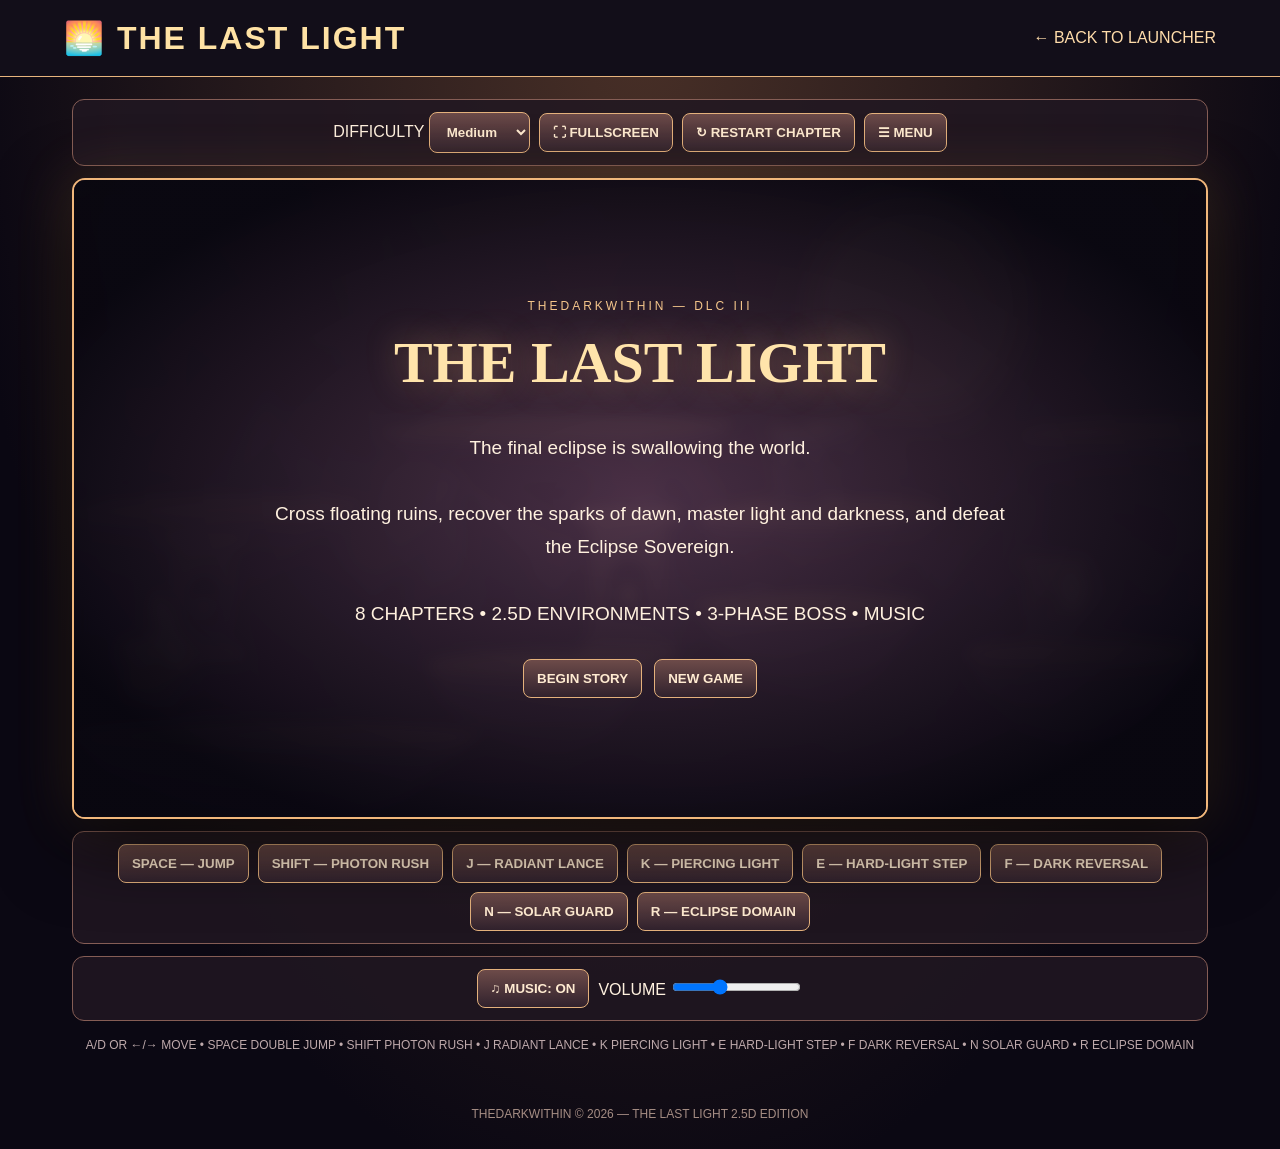
<file: thelastlight.html>
<!DOCTYPE html>
<html lang="en">
<head>
<meta charset="UTF-8">
<meta name="viewport" content="width=device-width,initial-scale=1">
<title>The Last Light — 2.5D Edition</title>
<style>
*{box-sizing:border-box}
html{background:#07070e}
body{
 margin:0;color:#fff1df;
 background:radial-gradient(ellipse at top,#493027,#0b0813 75%);
 font-family:Arial,sans-serif;
}
header{
 display:flex;align-items:center;justify-content:space-between;
 flex-wrap:wrap;gap:12px;padding:19px 5%;
 background:#120e19;border-bottom:1px solid #e7b47d;
}
header h1{margin:0;color:#ffe2a4;letter-spacing:2px}
a{color:#ffdcaa;text-decoration:none}
main{max-width:1160px;margin:22px auto;padding:0 12px}
.bar{
 display:flex;justify-content:center;align-items:center;
 flex-wrap:wrap;gap:9px;padding:12px;margin:12px 0;
 background:#201721d9;border:1px solid #855d55;border-radius:12px;
}
button,select{
 padding:11px 13px;border:1px solid #e4b17c;border-radius:8px;
 color:#ffebd1;background:linear-gradient(#6d4b49,#31222d);
 cursor:pointer;font-weight:bold;
}
button:hover{filter:brightness(1.2)}
button:disabled{opacity:.4}
#stage{
 position:relative;overflow:hidden;background:#0b0815;
 border:2px solid #f1b77b;border-radius:13px;
 box-shadow:0 25px 75px #000b,0 0 55px #ffb66930;
}
canvas{display:block;width:100%;height:auto;image-rendering:auto}
#hud,#bossHud{
 position:absolute;top:12px;z-index:4;
 background:#120e1ce4;border:1px solid #dba977;
 border-radius:10px;padding:11px;font-size:12px;
 backdrop-filter:blur(8px);pointer-events:none;
}
#hud{left:12px;display:none;max-width:65%}
#bossHud{right:12px;display:none;width:34%;text-align:center}
#hpBack,#bossBack{
 height:12px;margin-top:8px;border-radius:8px;
 background:#39202c;overflow:hidden;
}
#hpFill{height:100%;width:100%;background:linear-gradient(90deg,#f06a80,#ffca90)}
#bossFill{height:100%;width:100%;background:linear-gradient(90deg,#ae477e,#ffd093)}
#overlay{
 position:absolute;inset:0;z-index:10;display:flex;
 flex-direction:column;align-items:center;justify-content:center;
 text-align:center;padding:22px;
 background:radial-gradient(ellipse,#4a3046ef,#090710fa 80%);
 backdrop-filter:blur(7px);
}
#tag{font-size:12px;color:#f5c68b;letter-spacing:3px}
#title{
 margin:16px 0;color:#ffe4ab;
 font:700 clamp(28px,5vw,58px) Georgia,serif;
 text-shadow:0 0 35px #ffbd7966;
}
#story{
 max-width:735px;white-space:pre-line;
 line-height:1.75;font-size:clamp(14px,2vw,19px);
}
#actions{display:flex;flex-wrap:wrap;justify-content:center;gap:12px;margin-top:10px}
#notice{
 position:absolute;bottom:18px;left:50%;transform:translateX(-50%);
 z-index:6;display:none;background:#171021e9;
 border:1px solid #f2c184;border-radius:8px;
 padding:11px;text-align:center;pointer-events:none;
 font:bold 12px Arial;
}
.help{text-align:center;color:#bea9ab;font-size:12px;line-height:2}
#stage:fullscreen{
 width:100vw;height:100vh;border:0;display:flex;
 align-items:center;background:#06050a;
}
#stage:fullscreen canvas{height:100%;object-fit:contain}
footer{text-align:center;color:#a58d84;padding:28px;font-size:12px}
@media(max-width:650px){
 button{padding:8px;font-size:11px}
 #hud,#bossHud{padding:7px;font-size:9px}
}
</style>
</head>
<body>
<header>
<h1>🌅 THE LAST LIGHT</h1>
<a href="index.html">← BACK TO LAUNCHER</a>
</header>

<main>
<div class="bar">
<label>DIFFICULTY
<select id="difficulty">
<option value="easy">Easy</option>
<option value="medium" selected>Medium</option>
<option value="hard">Hard</option>
<option value="extreme">Extreme</option>
</select>
</label>
<button id="fullscreen">⛶ FULLSCREEN</button>
<button id="restart">↻ RESTART CHAPTER</button>
<button id="menu">☰ MENU</button>
</div>

<div id="stage">
<canvas id="canvas" width="960" height="540"></canvas>

<div id="hud">
<strong id="chapterName"></strong>
<div id="objective"></div>
<div id="stats"></div>
<div id="hpBack"><div id="hpFill"></div></div>
</div>

<div id="bossHud">
<strong>THE ECLIPSE SOVEREIGN</strong>
<div id="phase"></div>
<div id="bossBack"><div id="bossFill"></div></div>
</div>

<div id="notice"></div>

<div id="overlay">
<div id="tag">THEDARKWITHIN — DLC III</div>
<h2 id="title">THE LAST LIGHT</h2>
<p id="story"></p>
<div id="actions">
<button id="primary">BEGIN STORY</button>
<button id="secondary">NEW GAME</button>
</div>
</div>
</div>

<div class="bar">
<button id="jump">SPACE — JUMP</button>
<button id="rush">SHIFT — PHOTON RUSH</button>
<button id="lance">J — RADIANT LANCE</button>
<button id="beam">K — PIERCING LIGHT</button>
<button id="step">E — HARD-LIGHT STEP</button>
<button id="reverse">F — DARK REVERSAL</button>
<button id="guard">N — SOLAR GUARD</button>
<button id="domain">R — ECLIPSE DOMAIN</button>
</div>

<div class="bar">
<button id="music">♫ MUSIC: ON</button>
<label>VOLUME
<input id="volume" type="range" min="0" max="100" value="35">
</label>
</div>

<p class="help">
A/D OR ←/→ MOVE • SPACE DOUBLE JUMP • SHIFT PHOTON RUSH •
J RADIANT LANCE • K PIERCING LIGHT • E HARD-LIGHT STEP •
F DARK REVERSAL • N SOLAR GUARD • R ECLIPSE DOMAIN
</p>
</main>

<footer>THEDARKWITHIN © 2026 — THE LAST LIGHT 2.5D EDITION</footer>

<script>
(()=>{
"use strict";

/* ENGINE */

const $=id=>document.getElementById(id);
const canvas=$("canvas");
const ctx=canvas.getContext("2d");
ctx.imageSmoothingEnabled=true;

const W=960,H=540,TAU=Math.PI*2;
const clamp=(x,a,b)=>Math.max(a,Math.min(b,x));
const dist=(a,b,c,d)=>Math.hypot(a-c,b-d);
const rand=(a,b)=>a+Math.random()*(b-a);
const SAVE="tdw-last-light-save-v1";
const keys={};

const difficulties={
 easy:{hp:9,damage:.6,boss:.7,speed:.8},
 medium:{hp:6,damage:1,boss:1,speed:1},
 hard:{hp:4,damage:1.5,boss:1.35,speed:1.2},
 extreme:{hp:3,damage:2,boss:1.7,speed:1.4}
};

const chapters=[
{
 name:"Ashes of Dawn",
 intro:[
 "NARRATOR: The Spirit Realm is quiet, but the living world's sky is turning black.",
 "HERO: We defeated the Purple King. We freed the souls. Why is the darkness still spreading?",
 "VOICE OF LIGHT: Because the final eclipse has begun.",
 "VOICE OF LIGHT: Shape your light into weapons, bridges, and shields. The world needs you."
 ],
 ending:"The first spark burns through the darkness."
},
{
 name:"The Sunken City",
 intro:[
 "HERO: This city was once full of life.",
 "VOICE OF LIGHT: The eclipse stole the light protecting it.",
 "HERO: Then I'll take it back."
 ],
 ending:"Golden sunlight returns to the abandoned rooftops."
},
{
 name:"Embers of Memory",
 intro:[
 "NARRATOR: Memories of King Aldric and the Spirit Titan echo through the ruins.",
 "HERO: They were warning us about the same darkness.",
 "VOICE OF LIGHT: The eclipse existed long before either realm."
 ],
 ending:"An ancient memory reveals the name of the Eclipse Sovereign."
},
{
 name:"The Golden Divide",
 intro:[
 "HERO: The bridge across the sky is completely broken.",
 "VOICE OF LIGHT: Your Photon Rush and Hard-Light Step can carry you across.",
 "HERO: Then I won't stop."
 ],
 ending:"The hero crosses the golden divide."
},
{
 name:"The Fallen Sun",
 intro:[
 "NARRATOR: A blackened sun hangs above the ruins.",
 "HERO: Something is moving inside it.",
 "VOICE OF LIGHT: The Eclipse Sovereign is awakening."
 ],
 ending:"The fallen sun cracks, revealing the final sanctuary."
},
{
 name:"The Sanctuary of Sparks",
 intro:[
 "LOST SOUL: Please protect the last flame.",
 "HERO: Everyone deserves another sunrise.",
 "VOICE OF LIGHT: Recover three sparks to open the sanctuary gate."
 ],
 ending:"The last flame survives, but the Sovereign knows where it is."
},
{
 name:"Before the Eclipse",
 intro:[
 "HERO: That fortress is floating above the void.",
 "VOICE OF LIGHT: Beyond it lies the final battlefield.",
 "HERO: Then this is where the darkness ends."
 ],
 ending:"The gates of the eclipse open."
},
{
 name:"The Last Light",
 intro:[
 "NARRATOR: The hero approaches a shattered solar throne.",
 "HERO: The Eclipse Sovereign is waiting.",
 "VOICE OF LIGHT: The last light is with you. Do not surrender it."
 ],
 ending:""
}
];

try{
 const choice=localStorage.getItem("tdw-spirit-realm-ending");
 if(choice==="taken"){
  chapters[0].intro.splice(2,0,
   "HERO: I still carry the Light of Souls. I can feel it resisting the eclipse.");
 }
 if(choice==="left"){
  chapters[0].intro.splice(2,0,
   "HERO: I left the Light of Souls in the Spirit Realm. I'll have to find another way.");
 }
}catch(e){}

const palettes=[
 ["#765045","#352632","#ffca87"],
 ["#5b455f","#241d37","#efb89e"],
 ["#69556c","#29223f","#ddbbff"],
 ["#8e5944","#3a2832","#ffd18c"],
 ["#7c354c","#22172e","#ff9895"],
 ["#a57549","#3c2d35","#ffe0a4"],
 ["#534367","#241a37","#cab2ff"],
 ["#351a38","#130d25","#ffb67d"]
];

let chapter=0,difficulty="medium",mode="menu";
let time=0,lastFrame=0,camera=0,worldEnd=0,arenaX=0;
let collected=0,checkpointX=70,checkpointY=420;
let platforms=[],fragments=[],enemies=[],shots=[],particles=[],checkpoints=[];
let boss=null,bossActive=false,bossEntered=false;
let finished=false,noticeTime=0;
let mainAction=null,otherAction=null;
let flashTime=0;

const hero={
 x:70,y:420,w:26,h:42,vx:0,vy:0,dir:1,
 hp:6,maxHp:6,jumps:0,ground:false,
 dashReady:true,dash:0,inv:0,
 shield:0,shieldCd:0,
 slash:0,slashCd:0,beamCd:0,
 stepCd:0,reverseCd:0,
 domainCd:0,domain:0,reverse:0,
 beamEffect:0,
 steps:[]
};

/* PROCEDURAL MUSIC */

const Music=(()=>{
 let audio,master,timer,enabled=true,volume=.35;
 let cursor=0,next=0,current=-1;

 const melodies=[
 [60,63,67,70],
 [62,65,69,72],
 [64,67,71,74],
 [65,69,72,76],
 [67,70,74,77],
 [57,60,64,67],
 [59,62,66,69],
 [60,67,70,74]
 ];

 function tone(note,when,length,bass=false){
  if(!audio||!enabled)return;
  const osc=audio.createOscillator();
  const gain=audio.createGain();
  osc.type=bass?"triangle":"sine";
  osc.frequency.value=440*Math.pow(2,(note-69)/12);
  gain.gain.setValueAtTime(.0001,when);
  gain.gain.linearRampToValueAtTime(bass?.13:.08,when+.025);
  gain.gain.exponentialRampToValueAtTime(.0001,when+length);
  osc.connect(gain);
  gain.connect(master);
  osc.start(when);
  osc.stop(when+length+.02);
 }

 function tick(){
  if(!audio||audio.state!=="running"||!enabled)return;
  if(current!==chapter){
   current=chapter;
   cursor=0;
   next=audio.currentTime+.05;
  }
  const notes=melodies[chapter];
  const beat=30/(100+chapter*8);
  const pattern=[0,2,1,3,2,1,0,2,3,2,1,0,1,2,3,1];
  while(next<audio.currentTime+.15){
   const i=cursor%16;
   tone(notes[pattern[i]],next,beat*.85);
   if(i%4===0)tone(notes[i/4]-24,next,beat*3.5,true);
   next+=beat;
   cursor++;
  }
 }

 async function start(){
  try{
   if(!audio){
    const AC=window.AudioContext||window.webkitAudioContext;
    if(!AC)return;
    audio=new AC();
    master=audio.createGain();
    master.gain.value=volume*.45;
    master.connect(audio.destination);
   }
   await audio.resume();
   if(!timer)timer=setInterval(tick,55);
  }catch(e){}
 }

 function toggle(){
  enabled=!enabled;
  $("music").textContent=enabled?"♫ MUSIC: ON":"♫ MUSIC: OFF";
  if(master&&audio){
   master.gain.setTargetAtTime(enabled?volume*.45:0,audio.currentTime,.03);
  }
  if(enabled)start();
 }

 function setVolume(v){
  volume=Number(v)/100;
  if(master&&audio){
   master.gain.setTargetAtTime(enabled?volume*.45:0,audio.currentTime,.03);
  }
 }

 return{start,toggle,setVolume,reset:()=>current=-1};
})();

$("music").onclick=Music.toggle;
$("volume").oninput=e=>Music.setVolume(e.target.value);

/* MENUS AND CUTSCENES */

function screen(tag,title,text,button,action,other,second){
 mode="scene";
 $("overlay").style.display="flex";
 $("tag").textContent=tag;
 $("title").textContent=title;
 $("story").textContent=text;
 $("primary").textContent=button;
 $("secondary").style.display=other?"inline-block":"none";
 $("secondary").textContent=other||"";
 mainAction=action;
 otherAction=second||null;
 $("hud").style.display="none";
 $("bossHud").style.display="none";
}

$("primary").onclick=()=>mainAction&&mainAction();
$("secondary").onclick=()=>otherAction&&otherAction();

function resume(){
 mode="playing";
 $("overlay").style.display="none";
 $("hud").style.display="block";
 $("bossHud").style.display=bossActive?"block":"none";
}

function cutscene(lines,done,title){
 let index=0;
 function next(){
  if(index>=lines.length){
   resume();
   if(done)done();
   return;
  }
  const line=lines[index++];
  screen(
   "STORY CUTSCENE",
   title||chapters[chapter].name,
   line,index===lines.length?"CONTINUE":"NEXT →",next
  );
 }
 next();
}

function notify(text,duration=1.5){
 $("notice").textContent=text;
 $("notice").style.display="block";
 noticeTime=duration;
}

function saveProgress(){
 try{
  localStorage.setItem(
   SAVE,String(Math.max(chapter,Number(localStorage.getItem(SAVE)||0)))
  );
 }catch(e){}
}

function savedChapter(){
 try{return clamp(Number(localStorage.getItem(SAVE)||0),0,7)}
 catch(e){return 0}
}

/* LEVELS */

function addPlatform(x,y,w,type="stone",phase=0){
 platforms.push({x,y,w,type,phase});
}

function makeLevel(n){
 chapter=n;
 time=0;
 camera=0;
 collected=0;
 finished=false;
 bossActive=false;
 bossEntered=false;

 platforms=[];
 fragments=[];
 enemies=[];
 shots=[];
 particles=[];
 checkpoints=[];
 boss=null;

 const d=difficulties[difficulty];

 Object.assign(hero,{
  x:70,y:420,
  vx:0,vy:0,dir:1,
  hp:d.hp,maxHp:d.hp,
  jumps:0,ground:false,
  dashReady:true,dash:0,
  inv:1,shield:0,shieldCd:0,
  slash:0,slashCd:0,beamCd:0,
  stepCd:0,reverseCd:0,
  domainCd:0,domain:0,reverse:0,
  beamEffect:0,steps:[]
 });

 checkpointX=70;
 checkpointY=420;

 addPlatform(0,470,345);

 const heights=[410,360,400,345,380,330,375,350];

 for(let i=0;i<15;i++){
  const x=300+i*228;
  const y=heights[(i+n)%heights.length];
  let type="stone";

  if(n>=1&&i%5===2)type="moving";
  if(n>=2&&i%5===4)type="vanish";
  if(n>=3&&i%7===5)type="boost";
  if(i===6||i===14)type="stone";

  addPlatform(x,y,195,type,i*.8);

  if([2,7,11].includes(i)){
   fragments.push({x:x+90,y:y-55,taken:false});
  }

  if(i===6){
   checkpoints.push({x:x+85,y,active:false});
  }

  if(n>=1&&i%4===3){
   enemies.push({
    x:x+95,y:y-75,
    baseX:x+95,baseY:y-75,
    hp:85*d.boss,
    dead:false,phase:i
   });
  }
 }

 const last=platforms[platforms.length-1];
 worldEnd=last.x+last.w+200;

 if(n===7){
  arenaX=worldEnd+10;
  addPlatform(worldEnd-155,445,270);
  addPlatform(arenaX,470,1120);
  worldEnd=arenaX+1120;

  checkpoints.push({
   x:arenaX+95,y:470,active:false,arena:true
  });

  boss={
   x:arenaX+820,y:340,
   hp:1900*d.boss,
   maxHp:1900*d.boss,
   phase:1,action:"idle",
   timer:1.5,count:0,
   attack:"",target:0,
   flash:0,dead:false,
   waves:[],flames:[],slash:null
  };
 }

 Music.reset();
 updateHUD();
}

function startChapter(n){
 makeLevel(n);
 saveProgress();

 cutscene(
  chapters[n].intro,
  ()=>notify("COLLECT THREE SUN SPARKS"),
  "CHAPTER "+(n+1)+": "+chapters[n].name
 );
}

function finishChapter(){
 if(finished)return;
 finished=true;

 cutscene([
  "CHAPTER COMPLETE",
  chapters[chapter].ending
 ],()=>{
  if(chapter<7)startChapter(chapter+1);
 },"ANOTHER SPARK OF HOPE");
}

function updateHUD(){
 $("chapterName").textContent=
  "CHAPTER "+(chapter+1)+" — "+chapters[chapter].name;

 $("objective").textContent=bossActive?
  "DEFEAT THE ECLIPSE SOVEREIGN":
  "SUN SPARKS: "+collected+"/3";

 $("stats").textContent=
  "♥ "+Math.ceil(hero.hp)+"/"+hero.maxHp+
  " | STEP "+(hero.stepCd<=0?"READY":Math.ceil(hero.stepCd)+"s")+
  " | REVERSAL "+(hero.reverseCd<=0?"READY":Math.ceil(hero.reverseCd)+"s")+
  " | DOMAIN "+(hero.domainCd<=0?"READY":Math.ceil(hero.domainCd)+"s");

 $("hpFill").style.width=
  clamp(hero.hp/hero.maxHp*100,0,100)+"%";
}

/* PARTICLES */

function burst(x,y,color,count=20,power=220){
 for(let i=0;i<count;i++){
  const a=rand(0,TAU);
  const s=rand(25,power);
  particles.push({
   x,y,
   vx:Math.cos(a)*s,
   vy:Math.sin(a)*s,
   size:rand(2,5),
   life:rand(.25,.85),
   color
  });
 }
}

function glow(x,y,r,color){
 const g=ctx.createRadialGradient(x,y,0,x,y,r);
 g.addColorStop(0,color);
 g.addColorStop(1,"transparent");
 ctx.fillStyle=g;
 ctx.fillRect(x-r,y-r,r*2,r*2);
}

function ellipse(x,y,rx,ry,color){
 ctx.fillStyle=color;
 ctx.beginPath();
 ctx.ellipse(x,y,rx,ry,0,0,TAU);
 ctx.fill();
}

/* MOVEMENT AND ABILITIES */

function jump(){
 if(mode!=="playing"||hero.jumps>=2)return;
 hero.vy=hero.jumps===0?-675:-615;
 hero.jumps++;
 hero.ground=false;
 burst(hero.x,hero.y+15,"#ffdfa1",14);
}

function photonRush(){
 if(mode!=="playing"||!hero.dashReady)return;
 hero.dash=.25;
 hero.dashReady=false;
 hero.vy=0;
 hero.inv=Math.max(hero.inv,.32);
 burst(hero.x,hero.y,"#fff5ba",36);
 notify("PHOTON RUSH!",.7);
}

function radiantLance(){
 if(mode!=="playing"||hero.slashCd>0)return;

 hero.slashCd=.35;
 hero.slash=.24;

 burst(hero.x+hero.dir*70,hero.y-10,"#ffe4a0",30);

 for(const e of enemies){
  if(!e.dead&&
   Math.abs(hero.x-e.x)<172&&
   Math.abs(hero.y-e.y)<88&&
   (e.x-hero.x)*hero.dir>-24){
   hurtEnemy(e,65);
  }
 }

 if(bossActive&&boss&&!boss.dead&&
  Math.abs(hero.x-boss.x)<195&&
  Math.abs(hero.y-boss.y)<170&&
  (boss.x-hero.x)*hero.dir>-40){
  hurtBoss(74);
 }
}

function piercingLight(){
 if(mode!=="playing"||hero.beamCd>0)return;

 hero.beamCd=1.1;
 hero.beamEffect=.2;

 shots.push({
  x:hero.x+hero.dir*26,
  y:hero.y-8,
  vx:hero.dir*940,vy:0,
  r:16,damage:145,
  friendly:true,life:2.2
 });

 burst(hero.x,hero.y,"#fff7cd",27);
 notify("PIERCING LIGHT!",.7);
}

function hardLightStep(){
 if(mode!=="playing"||hero.stepCd>0)return;

 hero.stepCd=4.8;

 const x=clamp(hero.x+hero.dir*105,20,worldEnd-145);
 const y=clamp(hero.y+58,120,455);

 hero.steps.push({x,y,w:145,life:4.5,type:"light"});

 burst(x+72,y,"#fff4c1",28);
 notify("HARD-LIGHT STEP!",1);
}

function darkReversal(){
 if(mode!=="playing"||hero.reverseCd>0)return;

 hero.reverseCd=8.5;
 hero.reverse=1.2;
 hero.inv=Math.max(hero.inv,1.2);
 hero.hp=Math.min(hero.maxHp,hero.hp+1);

 flashTime=.25;

 burst(hero.x,hero.y,"#8c58e7",60);
 burst(hero.x,hero.y,"#1a082b",35);

 for(const e of enemies){
  if(!e.dead&&dist(hero.x,hero.y,e.x,e.y)<170){
   hurtEnemy(e,100);
  }
 }

 if(bossActive&&boss&&!boss.dead&&
  dist(hero.x,hero.y,boss.x,boss.y)<235){
  hurtBoss(170);
 }

 shots=shots.filter(s=>s.friendly||
  dist(hero.x,hero.y,s.x,s.y)>230);

 notify("DARK REVERSAL!",1.5);
}

function solarGuard(){
 if(mode!=="playing"||hero.shieldCd>0)return;

 hero.shield=2.2;
 hero.shieldCd=5.8;
 burst(hero.x,hero.y,"#fff6c7",32);
 notify("SOLAR GUARD!",.8);
}

function eclipseDomain(){
 if(mode!=="playing"||hero.domainCd>0)return;

 hero.domainCd=27;
 hero.domain=5.2;
 hero.inv=Math.max(hero.inv,1);

 burst(hero.x,hero.y,"#ffe7a4",95);
 notify("ECLIPSE DOMAIN!",2);
}

function hurtEnemy(e,damage){
 if(e.dead)return;
 e.hp-=damage;
 burst(e.x,e.y,"#d1a0e6",8);
 if(e.hp<=0){
  e.dead=true;
  burst(e.x,e.y,"#ffc989",28);
 }
}

function hurtBoss(damage){
 if(!bossActive||!boss||boss.dead)return;

 boss.hp=Math.max(0,boss.hp-damage);
 boss.flash=.15;
 burst(boss.x,boss.y,"#ffe1ae",10);

 if(boss.hp<=0)bossVictory();
}

function hurt(amount){
 if(mode!=="playing"||hero.inv>0||hero.shield>0)return;

 hero.hp-=amount;
 hero.inv=.9;
 burst(hero.x,hero.y,"#ff869c",18);

 if(hero.hp<=0)respawn();
}

function respawn(){
 hero.hp=hero.maxHp;

 Object.assign(hero,{
  x:checkpointX,y:checkpointY,
  vx:0,vy:0,jumps:0,
  dashReady:true,dash:0,
  inv:1.8,domain:0,
  steps:[]
 });

 shots=[];
 if(bossActive)resetBoss();
 notify("RETURNED TO CHECKPOINT",2);
}

/* PLATFORM PHYSICS */

function platformY(q){
 return q.type==="moving"?
  q.y+Math.sin(time*1.8+q.phase)*42:q.y;
}

function visible(q){
 return q.type!=="vanish"||
  Math.sin(time*2.1+q.phase)>-.35;
}

function move(dt){
 for(const key of [
  "inv","slashCd","slash","beamCd",
  "shieldCd","shield","stepCd",
  "reverseCd","domainCd","domain",
  "reverse","beamEffect"
 ]){
  hero[key]=Math.max(0,hero[key]-dt);
 }

 for(let i=hero.steps.length-1;i>=0;i--){
  hero.steps[i].life-=dt;
  if(hero.steps[i].life<=0)hero.steps.splice(i,1);
 }

 if(hero.domain>0){
  for(const e of enemies){
   if(!e.dead&&dist(hero.x,hero.y,e.x,e.y)<440){
    hurtEnemy(e,75*dt);
   }
  }

  if(bossActive&&boss&&!boss.dead&&
   dist(hero.x,hero.y,boss.x,boss.y)<570){
   hurtBoss(80*dt);
  }
 }

 let direction=0;
 if(keys.a||keys.arrowleft)direction--;
 if(keys.d||keys.arrowright)direction++;

 if(direction)hero.dir=direction;

 if(hero.dash>0){
  hero.dash-=dt;
  hero.vx=hero.dir*790;
  hero.vy=0;
 }else{
  hero.vx=direction*315;
  hero.vy+=1650*dt;
 }

 const oldBottom=hero.y+hero.h/2;

 hero.x+=hero.vx*dt;
 hero.y+=hero.vy*dt;
 hero.x=clamp(hero.x,15,worldEnd-15);
 hero.ground=false;

 for(const q of [...platforms,...hero.steps]){
  if(!visible(q))continue;
  const y=platformY(q);

  if(
   hero.vy>=0&&
   oldBottom<=y+14&&
   hero.y+hero.h/2>=y&&
   hero.x+hero.w/2>q.x&&
   hero.x-hero.w/2<q.x+q.w
  ){
   hero.y=y-hero.h/2;
   hero.vy=0;
   hero.ground=true;
   hero.jumps=0;
   hero.dashReady=true;

   if(q.type==="boost"){
    hero.vy=-920;
    hero.jumps=1;
    hero.ground=false;
   }
   break;
  }
 }

 if(hero.y>H+120){
  respawn();
  return;
 }

 for(const s of fragments){
  if(!s.taken&&dist(hero.x,hero.y,s.x,s.y)<37){
   s.taken=true;
   collected++;
   burst(s.x,s.y,"#fff4ad",32);
   notify("SUN SPARK "+collected+"/3");
  }
 }

 for(const c of checkpoints){
  if(!c.active&&
   Math.abs(hero.x-c.x)<46&&
   Math.abs(hero.y-(c.y-35))<90){
   c.active=true;
   checkpointX=c.x;
   checkpointY=c.y-45;
   notify(c.arena?"BOSS CHECKPOINT!":"CHECKPOINT ACTIVATED");
  }
 }

 if(chapter<7&&hero.x>worldEnd-215){
  if(collected>=3)finishChapter();
  else if(noticeTime<=0)notify("FIND ALL THREE SUN SPARKS");
 }

 if(chapter===7&&boss&&!bossEntered&&
  hero.x>arenaX+155){
  if(collected<3){
   hero.x=arenaX+130;
   if(noticeTime<=0)notify("COLLECT ALL THREE SPARKS FIRST");
  }else enterBoss();
 }

 if(bossActive){
  hero.x=clamp(hero.x,arenaX+130,arenaX+1100);
 }
}

function updateEnemies(dt){
 for(const e of enemies){
  if(e.dead)continue;

  e.phase+=dt;
  e.x=e.baseX+Math.sin(e.phase)*40;
  e.y=e.baseY+Math.sin(e.phase*2)*18;

  if(dist(hero.x,hero.y,e.x,e.y)<43){
   hurt(difficulties[difficulty].damage);
  }
 }
}

function updateShots(dt){
 for(let i=shots.length-1;i>=0;i--){
  const s=shots[i];

  s.x+=s.vx*dt;
  s.y+=s.vy*dt;
  s.life-=dt;

  let hit=false;

  if(s.friendly){
   for(const e of enemies){
    if(!e.dead&&dist(s.x,s.y,e.x,e.y)<s.r+25){
     hurtEnemy(e,s.damage);
     hit=true;
     break;
    }
   }

   if(!hit&&bossActive&&boss&&!boss.dead&&
    dist(s.x,s.y,boss.x,boss.y)<s.r+105){
    hurtBoss(s.damage);
    hit=true;
   }
  }else if(dist(s.x,s.y,hero.x,hero.y)<s.r+23){
   hurt(s.damage);
   hit=true;
  }

  if(hit||s.life<=0)shots.splice(i,1);
  if(mode!=="playing")break;
 }
}

/* FINAL BOSS */

function enterBoss(){
 bossEntered=true;
 checkpointX=arenaX+135;
 checkpointY=425;

 hero.x=checkpointX;
 hero.y=checkpointY;
 hero.vx=0;
 hero.vy=0;

 cutscene([
  "NARRATOR: The hero enters a ruined battlefield beneath the blackened sun.",
  "ECLIPSE SOVEREIGN: So the last bearer of light has arrived.",
  "HERO: You're the reason both worlds have suffered.",
  "ECLIPSE SOVEREIGN: I existed before your kings, your spirits, and your fragile suns.",
  "HERO: Then you've had more than enough time to learn when to stop.",
  "ECLIPSE SOVEREIGN: Your light cannot defeat the darkness that created it.",
  "HERO: Watch me.",
  "ECLIPSE SOVEREIGN: LET THE FINAL ECLIPSE BEGIN!"
 ],()=>{
  bossActive=true;
  boss.timer=1.5;
  $("bossHud").style.display="block";
  notify("FINAL BOSS — THE ECLIPSE SOVEREIGN!",2.5);
 },"THE FINAL ECLIPSE");
}

function resetBoss(){
 boss.hp=boss.maxHp;
 boss.phase=1;
 boss.action="idle";
 boss.timer=1.5;
 boss.count=0;
 boss.waves=[];
 boss.flames=[];
 boss.slash=null;
 shots=[];
}

function beginBossAttack(){
 const attacks=["blades","orbs","slam"];

 if(boss.phase>=2)attacks.push("teleport","fire");
 if(boss.phase===3)attacks.push("blades","slam");

 boss.attack=attacks[boss.count%attacks.length];
 boss.count++;
 boss.action="warning";
 boss.timer=boss.phase===1?.85:boss.phase===2?.65:.48;
 boss.target=hero.x;

 notify("WARNING — "+boss.attack.toUpperCase(),.7);
}

function executeBossAttack(){
 boss.action="recover";
 boss.timer=boss.phase===3?.6:.95;

 const d=difficulties[difficulty];

 if(boss.attack==="orbs"){
  const count=boss.phase===1?3:boss.phase===2?5:7;

  for(let i=0;i<count;i++){
   const angle=
    Math.atan2(hero.y-boss.y,hero.x-boss.x)+
    (i-(count-1)/2)*.16;

   const speed=(250+boss.phase*45)*d.speed;

   shots.push({
    x:boss.x,y:boss.y,
    vx:Math.cos(angle)*speed,
    vy:Math.sin(angle)*speed,
    r:13,damage:d.damage,
    friendly:false,life:4
   });
  }
 }

 if(boss.attack==="slam"){
  boss.waves.push(
   {x:boss.x,vx:-400*d.speed,life:2.5},
   {x:boss.x,vx:400*d.speed,life:2.5}
  );

  burst(boss.x,460,"#ffbb84",50);
 }

 if(boss.attack==="blades"||boss.attack==="teleport"){
  boss.x=clamp(
   hero.x+(hero.x<boss.x?130:-130),
   arenaX+280,arenaX+1000
  );

  boss.slash={x:hero.x,life:.43};

  if(dist(hero.x,hero.y,boss.x,boss.y)<180){
   hurt(d.damage);
  }
 }

 if(boss.attack==="fire"){
  for(const offset of [-150,0,150]){
   boss.flames.push({
    x:clamp(boss.target+offset,arenaX+180,arenaX+1060),
    life:1.2
   });
  }
 }
}

function updateBoss(dt){
 if(!bossActive||!boss||boss.dead)return;

 boss.flash=Math.max(0,boss.flash-dt);

 const ratio=boss.hp/boss.maxHp;
 const phase=ratio<=.33?3:ratio<=.66?2:1;

 if(phase!==boss.phase){
  boss.phase=phase;
  boss.action="recover";
  boss.timer=1.2;
  burst(boss.x,boss.y,"#ffe0ae",85);
  notify("PHASE "+phase+" — THE ECLIPSE GROWS!",2);
 }

 $("phase").textContent="PHASE "+boss.phase+" OF 3";
 $("bossFill").style.width=(ratio*100)+"%";

 boss.timer-=dt;

 if(boss.action==="idle"){
  boss.y=340+Math.sin(time*2)*14;
  if(boss.timer<=0)beginBossAttack();
 }else if(boss.action==="warning"){
  if(boss.timer<=0)executeBossAttack();
 }else if(boss.action==="recover"&&boss.timer<=0){
  boss.action="idle";
  boss.timer=(boss.phase===1?.7:boss.phase===2?.45:.25)/
   difficulties[difficulty].speed;
 }

 if(dist(hero.x,hero.y,boss.x,boss.y)<100){
  hurt(difficulties[difficulty].damage);
 }

 if(boss.slash){
  boss.slash.life-=dt;
  if(boss.slash.life<=0)boss.slash=null;
 }

 for(let i=boss.waves.length-1;i>=0;i--){
  const s=boss.waves[i];

  s.x+=s.vx*dt;
  s.life-=dt;

  if(Math.abs(hero.x-s.x)<30&&hero.y+hero.h/2>435){
   hurt(difficulties[difficulty].damage);
  }

  if(s.life<=0)boss.waves.splice(i,1);
 }

 for(let i=boss.flames.length-1;i>=0;i--){
  const f=boss.flames[i];

  f.life-=dt;

  if(Math.abs(hero.x-f.x)<43&&hero.y+hero.h/2>280){
   hurt(difficulties[difficulty].damage);
  }

  if(f.life<=0)boss.flames.splice(i,1);
 }
}

/* ENDINGS */

function bossVictory(){
 boss.dead=true;
 bossActive=false;
 shots=[];

 burst(boss.x,boss.y,"#ffe1a4",110);

 cutscene([
  "NARRATOR: The Eclipse Sovereign falls. Its dark crown shatters across the battlefield.",
  "ECLIPSE SOVEREIGN: Impossible... the darkness existed before the first dawn...",
  "HERO: And the light will exist after you.",
  "ECLIPSE SOVEREIGN: Then perhaps... the world is finally ready.",
  "NARRATOR: The blackened sun begins to crack. Golden light spills through the sky.",
  "VOICE OF LIGHT: You have won. But one choice remains.",
  "VOICE OF LIGHT: Will you share the last light with every soul, or guard it for the future?"
 ],endingChoice,"THE FINAL VICTORY");
}

function endingChoice(){
 screen(
  "THE FINAL DECISION",
  "THE LAST LIGHT",
  "The Eclipse Sovereign is defeated.\n\nWill you share the Light with the world or protect it?",
  "SHARE THE LIGHT",()=>ending("share"),
  "GUARD THE LIGHT",()=>ending("guard")
 );
}

function ending(choice){
 const lines=choice==="share"?[
  "HERO: The light doesn't belong to one person. It belongs to everyone.",
  "NARRATOR: Golden rays spread across the kingdoms and the Spirit Realm.",
  "VOICE OF LIGHT: The darkness has ended. A new dawn begins.",
  "NARRATOR: The hero watches the first true sunrise in centuries."
 ]:[
  "HERO: This light is too powerful to leave unprotected.",
  "NARRATOR: The hero seals the last light inside a sacred sanctuary.",
  "VOICE OF LIGHT: You have chosen to become its guardian.",
  "NARRATOR: The world sees a new sunrise, while its protector remains vigilant."
 ];

 cutscene(lines,()=>{
  try{localStorage.setItem("tdw-last-light-ending",choice)}
  catch(e){}

  screen(
   "THEDARKWITHIN — THE FINALE",
   "THE END",
   "The Purple King has fallen.\n"+
   "The Spirit Realm has been freed.\n"+
   "The Eclipse Sovereign has been defeated.\n\n"+
   "After centuries of darkness, the world finally sees the light.\n\n"+
   "THANK YOU FOR PLAYING THEDARKWITHIN.",
   "RETURN TO MENU",showMenu
  );
 },"THE LAST SUNRISE");
}

/* MAIN UPDATE */

function update(dt){
 time+=dt;
 flashTime=Math.max(0,flashTime-dt);

 if(noticeTime>0){
  noticeTime-=dt;
  if(noticeTime<=0)$("notice").style.display="none";
 }

 for(let i=particles.length-1;i>=0;i--){
  const p=particles[i];
  p.x+=p.vx*dt;
  p.y+=p.vy*dt;
  p.life-=dt;
  if(p.life<=0)particles.splice(i,1);
 }

 if(mode!=="playing")return;

 move(dt);
 if(mode!=="playing")return;

 updateEnemies(dt);
 updateBoss(dt);
 updateShots(dt);

 const target=clamp(hero.x-335,0,Math.max(0,worldEnd-W));
 camera+=(target-camera)*Math.min(1,dt*6);

 updateHUD();
}

/* 2.5D BACKGROUNDS */

function cloud(x,y,s,alpha){
 ctx.save();
 ctx.translate(x,y);
 ctx.scale(s,s);
 ctx.globalAlpha=alpha;

 const g=ctx.createRadialGradient(0,0,0,0,0,150);
 g.addColorStop(0,"#fff0e1");
 g.addColorStop(1,"transparent");

 ctx.fillStyle=g;
 ctx.beginPath();
 ctx.ellipse(0,0,175,46,0,0,TAU);
 ctx.fill();
 ctx.restore();
}

function mountain(x,y,w,h,color){
 ctx.fillStyle=color;
 ctx.beginPath();
 ctx.moveTo(x-w/2,y);
 ctx.lineTo(x,y-h);
 ctx.lineTo(x+w/2,y);
 ctx.closePath();
 ctx.fill();

 ctx.fillStyle="#ffffff14";
 ctx.beginPath();
 ctx.moveTo(x,y-h);
 ctx.lineTo(x-w*.21,y-h*.28);
 ctx.lineTo(x,y-h*.5);
 ctx.fill();
}

function ruin(x,y,s,front=false){
 ctx.save();
 ctx.translate(x,y);
 ctx.scale(s,s);

 // Side faces create architectural depth.
 ctx.fillStyle=front?"#382a35":"#493846";
 ctx.beginPath();
 ctx.moveTo(-50,-145);
 ctx.lineTo(-34,-160);
 ctx.lineTo(-34,0);
 ctx.lineTo(-50,0);
 ctx.fill();

 const g=ctx.createLinearGradient(-45,-130,40,0);
 g.addColorStop(0,front?"#a0806c":"#8a7180");
 g.addColorStop(1,"#37293b");

 ctx.fillStyle=g;
 ctx.fillRect(-40,-155,80,155);

 ctx.fillStyle="#cfaa84";
 ctx.fillRect(-53,-163,106,15);
 ctx.fillRect(-49,-19,98,14);

 for(let j=0;j<5;j++){
  ctx.strokeStyle="#ffffff20";
  ctx.beginPath();
  ctx.moveTo(-38,-134+j*26);
  ctx.lineTo(38,-134+j*26);
  ctx.stroke();
 }

 ctx.fillStyle="#1c1725";
 ctx.beginPath();
 ctx.arc(0,-91,19,Math.PI,0);
 ctx.lineTo(19,-51);
 ctx.lineTo(-19,-51);
 ctx.fill();

 ctx.fillStyle="#f6d1a0";
 ctx.shadowColor="#ffd199";
 ctx.shadowBlur=12;
 ctx.fillRect(-5,-81,10,20);
 ctx.shadowBlur=0;

 ctx.restore();
}

function floatingRuin(x,y,w,h){
 const g=ctx.createLinearGradient(x,y,x,y+h);
 g.addColorStop(0,"#8a6573");
 g.addColorStop(.35,"#4d3546");
 g.addColorStop(1,"#211626");

 ctx.fillStyle=g;
 ctx.beginPath();
 ctx.moveTo(x,y);
 ctx.lineTo(x+w,y);
 ctx.lineTo(x+w*.81,y+h*.42);
 ctx.lineTo(x+w*.56,y+h);
 ctx.lineTo(x+w*.28,y+h*.67);
 ctx.lineTo(x+w*.06,y+h*.27);
 ctx.closePath();
 ctx.fill();

 ctx.fillStyle="#d8a77b";
 ctx.beginPath();
 ctx.ellipse(x+w/2,y,w/2,9,0,0,TAU);
 ctx.fill();
}

function background(){
 const pal=palettes[chapter];

 const sky=ctx.createLinearGradient(0,0,0,H);
 sky.addColorStop(0,pal[0]);
 sky.addColorStop(.6,pal[1]);
 sky.addColorStop(1,"#100c1a");

 ctx.fillStyle=sky;
 ctx.fillRect(0,0,W,H);

 const sunX=715-camera*.035;
 const sunY=107;

 glow(sunX,sunY,260,pal[2]+"44");

 ctx.fillStyle=chapter===7?"#160b1b":"#f6ca9a";
 ctx.shadowColor=pal[2];
 ctx.shadowBlur=35;
 ctx.beginPath();
 ctx.arc(sunX,sunY,81,0,TAU);
 ctx.fill();
 ctx.shadowBlur=0;

 if(chapter>=4){
  ctx.fillStyle="#180d1e";
  ctx.beginPath();
  ctx.arc(sunX+25,sunY-5,72,0,TAU);
  ctx.fill();
 }

 ctx.strokeStyle=pal[2]+"77";
 ctx.lineWidth=10;
 ctx.beginPath();
 ctx.arc(sunX,sunY,92,0,TAU);
 ctx.stroke();

 // Distant mountains
 for(let layer=0;layer<3;layer++){
  const shift=camera*[.08,.19,.39][layer];
  const y=[360,390,414][layer];
  const h=[135,160,120][layer];
  const color=["#d5b0b022","#503c597a","#251e35aa"][layer];

  for(let i=-2;i<13;i++){
   const x=i*165-shift%165;
   mountain(x,y,250,h+(i*37+layer*18)%75,color);
  }
 }

 // Multi-depth floating city ruins
 for(let i=0;i<13;i++){
  const x=((i*270-camera*.12)%1650+1650)%1650-250;
  const y=205+(i*71)%140;

  floatingRuin(x,y,180+(i%3)*45,60+(i%4)*22);

  if(i%3===0){
   ruin(x+85,y,.45);
  }
 }

 // Intermediate moving clouds
 for(let i=0;i<9;i++){
  const x=((i*240-camera*.21+time*5)%1500+1500)%1500-220;
  const y=130+(i*79)%260;
  cloud(x,y,.65+i%3*.2,.15);
 }

 // Nearest ruined architecture
 for(let i=0;i<7;i++){
  const x=((i*360-camera*.44)%2400+2400)%2400-250;
  ruin(x,410,.55+(i%3)*.13,true);
 }

 if(chapter===7){
  const x=arenaX-camera;

  if(x<W+100&&x+1120>-100){
   glow(x+830,250,260,"#e6a67b33");

   ctx.strokeStyle="#e9b17877";
   ctx.lineWidth=18;
   ctx.beginPath();
   ctx.ellipse(x+820,265,150,190,0,0,TAU);
   ctx.stroke();

   for(let i=0;i<5;i++){
    ruin(x+70+i*240,467,1.05,true);
   }
  }
 }

 // Light shafts
 ctx.save();
 ctx.globalCompositeOperation="screen";

 for(let i=0;i<7;i++){
  const x=i*180+Math.sin(time*.2+i)*28;
  const g=ctx.createLinearGradient(x,0,x+110,H);

  g.addColorStop(0,"#ffffff00");
  g.addColorStop(.5,pal[2]+"13");
  g.addColorStop(1,"#ffffff00");

  ctx.fillStyle=g;
  ctx.beginPath();
  ctx.moveTo(x,0);
  ctx.lineTo(x+55,0);
  ctx.lineTo(x+180,H);
  ctx.lineTo(x+110,H);
  ctx.closePath();
  ctx.fill();
 }

 ctx.restore();

 // Atmospheric dust
 for(let i=0;i<65;i++){
  const x=((i*157+time*(5+i%5))%1050+1050)%1050;
  const y=(i*83+Math.sin(time+i)*10)%H;

  ctx.fillStyle=pal[2]+"66";
  ctx.beginPath();
  ctx.arc(x,y,1+i%3*.6,0,TAU);
  ctx.fill();
 }
}

/* 2.5D FLOATING PLATFORMS */

function drawPlatforms(){
 for(const q of [...platforms,...hero.steps]){
  if(!visible(q))continue;

  const x=q.x-camera;
  const y=platformY(q);

  if(x>W+100||x+q.w<-100)continue;

  if(q.type==="light"){
   glow(x+q.w/2,y,115,"#ffe8a055");

   const g=ctx.createLinearGradient(x,y,x,y+20);
   g.addColorStop(0,"#fffbd5");
   g.addColorStop(1,"#d59d54");

   ctx.fillStyle=g;
   ctx.beginPath();
   ctx.ellipse(x+q.w/2,y,q.w/2,10,0,0,TAU);
   ctx.fill();

   ctx.strokeStyle="#fff2b9";
   ctx.lineWidth=3;
   ctx.shadowColor="#fff3b8";
   ctx.shadowBlur=18;
   ctx.beginPath();
   ctx.ellipse(x+q.w/2,y,q.w/2,10,0,0,TAU);
   ctx.stroke();
   ctx.shadowBlur=0;
   continue;
  }

  const body=ctx.createLinearGradient(x,y,x,y+96);
  body.addColorStop(0,"#a5806a");
  body.addColorStop(.25,"#655063");
  body.addColorStop(1,"#211728");

  ctx.fillStyle=body;
  ctx.beginPath();
  ctx.moveTo(x,y);
  ctx.lineTo(x+q.w,y);
  ctx.lineTo(x+q.w*.81,y+53);
  ctx.lineTo(x+q.w*.58,y+91);
  ctx.lineTo(x+q.w*.27,y+63);
  ctx.lineTo(x+q.w*.07,y+31);
  ctx.closePath();
  ctx.fill();

  ctx.fillStyle=
   q.type==="boost"?"#ffebaa":
   q.type==="moving"?"#f0bb93":
   q.type==="vanish"?"#cb9fc8":"#dfb384";

  ctx.beginPath();
  ctx.ellipse(x+q.w/2,y,q.w/2,10,0,0,TAU);
  ctx.fill();

  ctx.strokeStyle="#ffffff25";
  ctx.lineWidth=2;

  ctx.beginPath();
  ctx.moveTo(x+q.w*.2,y+20);
  ctx.lineTo(x+q.w*.4,y+47);
  ctx.lineTo(x+q.w*.64,y+31);
  ctx.stroke();

  if(q.type==="boost"){
   glow(x+q.w/2,y-15,55,"#ffe7a866");
  }
 }
}

/* 2.5D OBJECTS AND ENEMIES */

function crystal(x,y,s,color){
 ctx.save();
 ctx.translate(x,y);

 ctx.shadowColor=color;
 ctx.shadowBlur=19;
 ctx.fillStyle=color;

 ctx.beginPath();
 ctx.moveTo(0,-s);
 ctx.lineTo(s*.52,-s*.13);
 ctx.lineTo(s*.28,s*.74);
 ctx.lineTo(0,s);
 ctx.lineTo(-s*.38,s*.18);
 ctx.closePath();
 ctx.fill();

 ctx.fillStyle="#ffffff99";
 ctx.beginPath();
 ctx.moveTo(0,-s);
 ctx.lineTo(0,s);
 ctx.lineTo(-s*.38,s*.18);
 ctx.fill();

 ctx.restore();
}

function drawItems(){
 for(const s of fragments){
  if(s.taken)continue;

  const x=s.x-camera;
  const y=s.y+Math.sin(time*4)*7;

  glow(x,y,62,"#ffeebc99");
  crystal(x,y,20,"#ffebad");
 }

 for(const c of checkpoints){
  const x=c.x-camera;

  glow(x,c.y-60,45,c.active?"#b2ffe077":"#ffd6a077");

  ctx.strokeStyle=c.active?"#b5ffdf":"#e9b481";
  ctx.lineWidth=5;
  ctx.beginPath();
  ctx.moveTo(x,c.y);
  ctx.lineTo(x,c.y-76);
  ctx.stroke();

  crystal(x,c.y-83,18,c.active?"#bdffe4":"#ffd39d");
 }

 for(const e of enemies){
  if(e.dead)continue;

  const x=e.x-camera;
  const y=e.y;

  glow(x,y,62,"#ab6cde55");

  // Spectral flowing mantle
  const g=ctx.createLinearGradient(x-25,y-35,x+25,y+35);
  g.addColorStop(0,"#9067b1");
  g.addColorStop(.45,"#42304e");
  g.addColorStop(1,"#171025");

  ctx.fillStyle=g;
  ctx.beginPath();
  ctx.moveTo(x-25,y);
  ctx.quadraticCurveTo(x-27,y-38,x,y-37);
  ctx.quadraticCurveTo(x+27,y-38,x+25,y);
  ctx.lineTo(x+15,y+29);
  ctx.lineTo(x+4,y+12);
  ctx.lineTo(x-9,y+28);
  ctx.lineTo(x-17,y+10);
  ctx.closePath();
  ctx.fill();

  ctx.fillStyle="#f7acdb";
  ctx.shadowColor="#f7acdb";
  ctx.shadowBlur=13;
  ctx.fillRect(x-13,y-8,8,5);
  ctx.fillRect(x+5,y-8,8,5);
  ctx.shadowBlur=0;
 }
}

/* DETAILED HERO */

function drawHero(){
 if(hero.inv>0&&Math.floor(time*12)%2===0)return;

 const x=hero.x-camera;
 const y=hero.y;
 const bob=hero.ground?Math.sin(time*8)*1.2:0;

 ctx.save();
 ctx.translate(x,y+bob);

 ellipse(0,25,22,7,"#0008");

 // Flowing ceremonial cape
 const cape=ctx.createLinearGradient(-29,-25,18,28);
 cape.addColorStop(0,"#f0b76e");
 cape.addColorStop(.5,"#9b4d44");
 cape.addColorStop(1,"#33212f");

 ctx.fillStyle=cape;
 ctx.beginPath();
 ctx.moveTo(-13,-24);
 ctx.quadraticCurveTo(-33,-6,-27,25+Math.sin(time*5)*4);
 ctx.lineTo(14,22);
 ctx.lineTo(16,-24);
 ctx.fill();

 // Boots
 ctx.fillStyle="#302636";
 ctx.fillRect(-13,8,11,17);
 ctx.fillRect(3,8,11,17);

 ctx.fillStyle="#b38c64";
 ctx.fillRect(-14,19,13,6);
 ctx.fillRect(3,19,13,6);

 // Golden chest armor
 const armor=ctx.createLinearGradient(-20,-32,21,15);
 armor.addColorStop(0,"#fff5ca");
 armor.addColorStop(.32,"#f3c97d");
 armor.addColorStop(.65,"#bd8349");
 armor.addColorStop(1,"#4b3236");

 ctx.fillStyle=armor;
 ctx.beginPath();
 ctx.moveTo(-18,-26);
 ctx.quadraticCurveTo(0,-35,18,-26);
 ctx.lineTo(20,8);
 ctx.quadraticCurveTo(0,23,-20,8);
 ctx.closePath();
 ctx.fill();

 ctx.strokeStyle="#ffe5ae";
 ctx.lineWidth=2;
 ctx.stroke();

 // Shoulder plates
 for(const s of [-1,1]){
  const shoulder=ctx.createLinearGradient(s*12,-28,s*30,-8);
  shoulder.addColorStop(0,"#ffe9b8");
  shoulder.addColorStop(1,"#9e674f");

  ctx.fillStyle=shoulder;
  ctx.beginPath();
  ctx.ellipse(s*21,-18,12,14,s*.18,0,TAU);
  ctx.fill();
 }

 // Face
 ellipse(0,-41,12,15,"#eacbb4");

 // Styled headpiece
 ctx.fillStyle="#583d3a";
 ctx.beginPath();
 ctx.moveTo(-16,-42);
 ctx.quadraticCurveTo(-15,-65,0,-59);
 ctx.quadraticCurveTo(17,-64,16,-41);
 ctx.lineTo(10,-34);
 ctx.lineTo(-10,-34);
 ctx.fill();

 // Golden crest
 ctx.fillStyle="#f8d49a";
 ctx.beginPath();
 ctx.moveTo(-4,-60);
 ctx.lineTo(0,-72);
 ctx.lineTo(4,-60);
 ctx.fill();

 ctx.fillStyle="#fff6cb";
 ctx.shadowColor="#ffe9b4";
 ctx.shadowBlur=10;
 ctx.fillRect(hero.dir>0?3:-9,-43,6,4);
 ctx.shadowBlur=0;

 // Light sword with tapered blade
 ctx.save();
 ctx.translate(hero.dir*20,-5);
 ctx.rotate(hero.dir>0?-.3:Math.PI+.3);

 ctx.fillStyle="#fff5c2";
 ctx.shadowColor="#ffe39c";
 ctx.shadowBlur=20;

 ctx.beginPath();
 ctx.moveTo(-5,0);
 ctx.lineTo(-6,-53);
 ctx.lineTo(0,-73);
 ctx.lineTo(6,-53);
 ctx.lineTo(5,0);
 ctx.closePath();
 ctx.fill();

 ctx.shadowBlur=0;
 ctx.fillStyle="#f1b96f";
 ctx.fillRect(-13,-5,26,7);
 ctx.fillStyle="#59403d";
 ctx.fillRect(-4,2,8,18);
 ctx.restore();

 if(hero.slash>0){
  ctx.strokeStyle="#fff2b9";
  ctx.shadowColor="#ffe3a0";
  ctx.shadowBlur=35;
  ctx.lineWidth=17;

  const a=hero.dir>0?0:Math.PI;
  ctx.beginPath();
  ctx.arc(hero.dir*64,-5,92,a-.84,a+.84);
  ctx.stroke();

  ctx.strokeStyle="#ffffff";
  ctx.lineWidth=5;
  ctx.beginPath();
  ctx.arc(hero.dir*64,-5,92,a-.84,a+.84);
  ctx.stroke();
  ctx.shadowBlur=0;
 }

 if(hero.beamEffect>0){
  const xx=hero.dir>0?20:-190;

  glow(hero.dir*100,-10,115,"#ffedba88");
  ctx.shadowColor="#fff5cb";
  ctx.shadowBlur=25;
  ctx.fillStyle="#ffefab";
  ctx.fillRect(xx,-14,175,13);
  ctx.fillStyle="#ffffff";
  ctx.fillRect(xx,-11,175,5);
  ctx.shadowBlur=0;
 }

 if(hero.shield>0){
  ctx.strokeStyle="#ffe4a1";
  ctx.shadowColor="#ffcf80";
  ctx.shadowBlur=25;
  ctx.lineWidth=5;
  ctx.beginPath();
  ctx.arc(0,-4,40,0,TAU);
  ctx.stroke();
 }

 if(hero.reverse>0){
  glow(0,-5,100,"#7d44de77");
  ctx.strokeStyle="#aa74fa";
  ctx.shadowColor="#a36aff";
  ctx.lineWidth=5;

  for(let i=0;i<3;i++){
   ctx.beginPath();
   ctx.arc(0,-4,45+i*16,0,TAU);
   ctx.stroke();
  }
 }

 if(hero.dash>0){
  for(let i=1;i<=4;i++){
   const xx=-hero.dir*i*24;
   ctx.globalAlpha=.32-i*.055;
   ctx.fillStyle="#fff4cb";
   ctx.beginPath();
   ctx.ellipse(xx,-5,14,27,0,0,TAU);
   ctx.fill();
  }
  ctx.globalAlpha=1;
 }

 if(hero.domain>0){
  ctx.strokeStyle="#ffebad";
  ctx.shadowColor="#ffdc90";
  ctx.shadowBlur=28;
  ctx.lineWidth=5;
  ctx.beginPath();
  ctx.arc(0,-4,56+Math.sin(time*8)*5,0,TAU);
  ctx.stroke();
 }

 ctx.restore();
}

/* COLOSSAL ECLIPSE SOVEREIGN */

function drawBoss(){
 if(!boss||boss.dead)return;

 const x=boss.x-camera;
 const y=boss.y;

 glow(x,y,260,"#d47b9b33");

 ctx.save();
 ctx.translate(x,y);

 // Shadow cape
 ctx.fillStyle="#1b1124";
 ctx.beginPath();
 ctx.moveTo(-88,-59);
 ctx.lineTo(-125,74);
 ctx.lineTo(-62,151);
 ctx.lineTo(0,230);
 ctx.lineTo(62,151);
 ctx.lineTo(125,74);
 ctx.lineTo(88,-59);
 ctx.closePath();
 ctx.fill();

 // Ancient chest armor
 const armor=ctx.createLinearGradient(-100,-90,100,80);
 armor.addColorStop(0,"#a78a98");
 armor.addColorStop(.3,boss.flash>0?"#ffffff":"#6f5069");
 armor.addColorStop(.8,"#2c2038");
 armor.addColorStop(1,"#120f20");

 ctx.fillStyle=armor;
 ctx.beginPath();
 ctx.moveTo(-85,-67);
 ctx.lineTo(0,-110);
 ctx.lineTo(85,-67);
 ctx.lineTo(63,27);
 ctx.lineTo(0,71);
 ctx.lineTo(-63,27);
 ctx.closePath();
 ctx.fill();

 ctx.strokeStyle="#d5a174";
 ctx.lineWidth=7;
 ctx.stroke();

 // Giant horned pauldrons
 for(const s of [-1,1]){
  ctx.fillStyle="#463145";
  ctx.beginPath();
  ctx.moveTo(s*46,-75);
  ctx.lineTo(s*108,-151);
  ctx.lineTo(s*149,-72);
  ctx.lineTo(s*90,-23);
  ctx.closePath();
  ctx.fill();

  ctx.strokeStyle="#996c65";
  ctx.lineWidth=4;
  ctx.stroke();
 }

 // Neck and head
 ctx.fillStyle="#e0ae77";
 ctx.beginPath();
 ctx.ellipse(0,-145,52,57,0,0,TAU);
 ctx.fill();

 ctx.fillStyle="#190f22";
 ctx.beginPath();
 ctx.ellipse(0,-151,41,46,0,0,TAU);
 ctx.fill();

 // Eyes
 ctx.fillStyle="#ffecac";
 ctx.shadowColor="#ffc77e";
 ctx.shadowBlur=28;
 ctx.fillRect(-31,-159,21,10);
 ctx.fillRect(10,-159,21,10);
 ctx.shadowBlur=0;

 // Jagged eclipse crown
 ctx.fillStyle="#d9a36e";
 ctx.shadowColor="#d6a57f";
 ctx.shadowBlur=14;
 ctx.beginPath();
 ctx.moveTo(-49,-159);
 ctx.lineTo(-67,-215);
 ctx.lineTo(-19,-185);
 ctx.lineTo(0,-239);
 ctx.lineTo(19,-185);
 ctx.lineTo(67,-215);
 ctx.lineTo(49,-159);
 ctx.closePath();
 ctx.fill();
 ctx.shadowBlur=0;

 // Floating heart crystal
 glow(0,-8,65,"#f4b06a66");
 crystal(0,-7,37,"#ffc180");

 ctx.restore();

 ctx.fillStyle="#ffe6bf";
 ctx.font="bold 19px Arial";
 ctx.textAlign="center";
 ctx.fillText("THE ECLIPSE SOVEREIGN",x,y-260);
 ctx.textAlign="left";
}

/* BOSS EFFECTS */

function drawBossAttacks(){
 if(!boss||!bossActive)return;

 if(boss.action==="warning"){
  ctx.globalAlpha=.25+.2*Math.sin(time*23);
  ctx.fillStyle="#ff688f";

  if(boss.attack==="slam"){
   ctx.fillRect(arenaX+130-camera,448,970,22);
  }else if(boss.attack==="blades"||
    boss.attack==="teleport"){
   ctx.fillRect(boss.target-camera-105,290,210,180);
  }else if(boss.attack==="fire"){
   for(const offset of [-150,0,150]){
    const x=clamp(
     boss.target+offset,arenaX+180,arenaX+1060
    )-camera;
    ctx.fillRect(x-45,430,90,40);
   }
  }else{
   ctx.beginPath();
   ctx.arc(boss.x-camera,boss.y,115,0,TAU);
   ctx.fill();
  }

  ctx.globalAlpha=1;
 }

 if(boss.slash){
  ctx.strokeStyle="#ffd69e";
  ctx.shadowColor="#ffad75";
  ctx.shadowBlur=30;
  ctx.lineWidth=18;
  ctx.beginPath();
  ctx.arc(boss.slash.x-camera,boss.y,95,-1.4,1.45);
  ctx.stroke();
  ctx.shadowBlur=0;
 }

 for(const wave of boss.waves){
  const x=wave.x-camera;
  glow(x,455,65,"#ffba7c77");
  ctx.fillStyle="#ffcf83";
  ctx.beginPath();
  ctx.arc(x,450,27,Math.PI,0);
  ctx.fill();
 }

 for(const fire of boss.flames){
  const x=fire.x-camera;

  glow(x,365,95,"#ff946e77");

  ctx.fillStyle="#fa936ca8";
  ctx.beginPath();
  ctx.moveTo(x-45,470);
  ctx.lineTo(x,257+Math.sin(time*12)*15);
  ctx.lineTo(x+45,470);
  ctx.closePath();
  ctx.fill();

  ctx.fillStyle="#ffe4a088";
  ctx.beginPath();
  ctx.moveTo(x-18,470);
  ctx.lineTo(x,325);
  ctx.lineTo(x+18,470);
  ctx.fill();
 }
}

/* COMPLETE RENDER */

function draw(){
 ctx.clearRect(0,0,W,H);

 background();

 if(hero.domain>0&&mode==="playing"){
  glow(hero.x-camera,hero.y,290,"#ffda8966");

  ctx.strokeStyle="#ffecaf66";
  ctx.shadowColor="#ffc982";
  ctx.shadowBlur=18;
  ctx.lineWidth=8;

  ctx.beginPath();
  ctx.arc(hero.x-camera,hero.y,220,0,TAU);
  ctx.stroke();
  ctx.shadowBlur=0;
 }

 drawPlatforms();
 drawItems();
 drawBoss();
 drawBossAttacks();
 drawHero();

 for(const shot of shots){
  const x=shot.x-camera;
  const color=shot.friendly?"#fff4bd":"#ed81a7";

  glow(x,shot.y,shot.r*4,color+"66");

  ctx.fillStyle=color;
  ctx.shadowColor=color;
  ctx.shadowBlur=17;
  ctx.beginPath();
  ctx.arc(x,shot.y,shot.r,0,TAU);
  ctx.fill();

  ctx.fillStyle="#ffffffaa";
  ctx.beginPath();
  ctx.arc(x-3,shot.y-3,shot.r*.35,0,TAU);
  ctx.fill();

  ctx.shadowBlur=0;
 }

 for(const p of particles){
  ctx.globalAlpha=clamp(p.life*2,0,1);
  ctx.fillStyle=p.color;
  ctx.shadowColor=p.color;
  ctx.shadowBlur=9;

  ctx.beginPath();
  ctx.arc(p.x-camera,p.y,p.size,0,TAU);
  ctx.fill();
 }

 ctx.globalAlpha=1;
 ctx.shadowBlur=0;

 if(chapter<7){
  const x=worldEnd-150-camera;

  ctx.strokeStyle=collected===3?"#fff0b7":"#7d5b76";
  ctx.shadowColor="#ffde91";
  ctx.shadowBlur=collected===3?26:0;
  ctx.lineWidth=8;
  ctx.beginPath();
  ctx.ellipse(x,385,35,68,0,0,TAU);
  ctx.stroke();
  ctx.shadowBlur=0;

  ctx.fillStyle="#fff4d5";
  ctx.font="13px Arial";
  ctx.textAlign="center";
  ctx.fillText(
   collected===3?"EXIT OPEN":"3 SPARKS REQUIRED",
   x,283
  );
  ctx.textAlign="left";
 }

 // Foreground mist and cinematic vignette
 const mist=ctx.createLinearGradient(0,380,0,H);
 mist.addColorStop(0,"#ffd6a000");
 mist.addColorStop(1,"#3c243e44");
 ctx.fillStyle=mist;
 ctx.fillRect(0,380,W,H-380);

 const vignette=ctx.createRadialGradient(
  W/2,H*.45,170,W/2,H*.45,610
 );
 vignette.addColorStop(0,"#00000000");
 vignette.addColorStop(1,"#08051099");
 ctx.fillStyle=vignette;
 ctx.fillRect(0,0,W,H);

 if(flashTime>0){
  ctx.fillStyle="#b26aff22";
  ctx.fillRect(0,0,W,H);
 }
}

function loop(timestamp){
 const dt=Math.min(
  (timestamp-(lastFrame||timestamp))/1000,
  .04
 );

 lastFrame=timestamp;
 update(dt);
 draw();
 requestAnimationFrame(loop);
}

/* CONTROLS */

window.addEventListener("keydown",e=>{
 const key=e.key.toLowerCase();

 if([" ","arrowup","arrowdown","arrowleft","arrowright"].includes(key)){
  e.preventDefault();
 }

 keys[key]=true;

 if(e.repeat||mode!=="playing")return;

 if(key===" "||key==="w"||key==="arrowup")jump();
 if(key==="shift")photonRush();
 if(key==="j")radiantLance();
 if(key==="k")piercingLight();
 if(key==="e")hardLightStep();
 if(key==="f")darkReversal();
 if(key==="n")solarGuard();
 if(key==="r")eclipseDomain();
});

window.addEventListener("keyup",e=>{
 keys[e.key.toLowerCase()]=false;
});

window.addEventListener("blur",()=>{
 for(const key in keys)keys[key]=false;
});

$("jump").onclick=jump;
$("rush").onclick=photonRush;
$("lance").onclick=radiantLance;
$("beam").onclick=piercingLight;
$("step").onclick=hardLightStep;
$("reverse").onclick=darkReversal;
$("guard").onclick=solarGuard;
$("domain").onclick=eclipseDomain;

$("difficulty").onchange=e=>{
 difficulty=e.target.value;
 if(mode!=="menu")startChapter(chapter);
};

$("restart").onclick=()=>{
 if(mode!=="menu")startChapter(chapter);
};

$("menu").onclick=showMenu;

$("fullscreen").onclick=async()=>{
 try{
  if(document.fullscreenElement){
   await document.exitFullscreen();
  }else{
   await $("stage").requestFullscreen();
  }
 }catch(e){
  alert("Fullscreen is unavailable in this browser.");
 }
};

/* MAIN MENU */

function showMenu(){
 mode="menu";
 const progress=savedChapter();

 screen(
  "THEDARKWITHIN — DLC III",
  "THE LAST LIGHT",
  "The final eclipse is swallowing the world.\n\n"+
  "Cross floating ruins, recover the sparks of dawn, "+
  "master light and darkness, and defeat the Eclipse Sovereign.\n\n"+
  "8 CHAPTERS • 2.5D ENVIRONMENTS • 3-PHASE BOSS • MUSIC",
  progress>0?"CONTINUE — CHAPTER "+(progress+1):"BEGIN STORY",
  ()=>{
   Music.start();
   startChapter(progress);
  },
  "NEW GAME",
  ()=>{
   if(!confirm("Restart the story from Chapter 1?"))return;
   try{localStorage.removeItem(SAVE)}catch(e){}
   Music.start();
   startChapter(0);
  }
 );
}

/* START GAME */

makeLevel(0);
showMenu();
requestAnimationFrame(loop);

})();
</script>
</body>
</html>
</file>
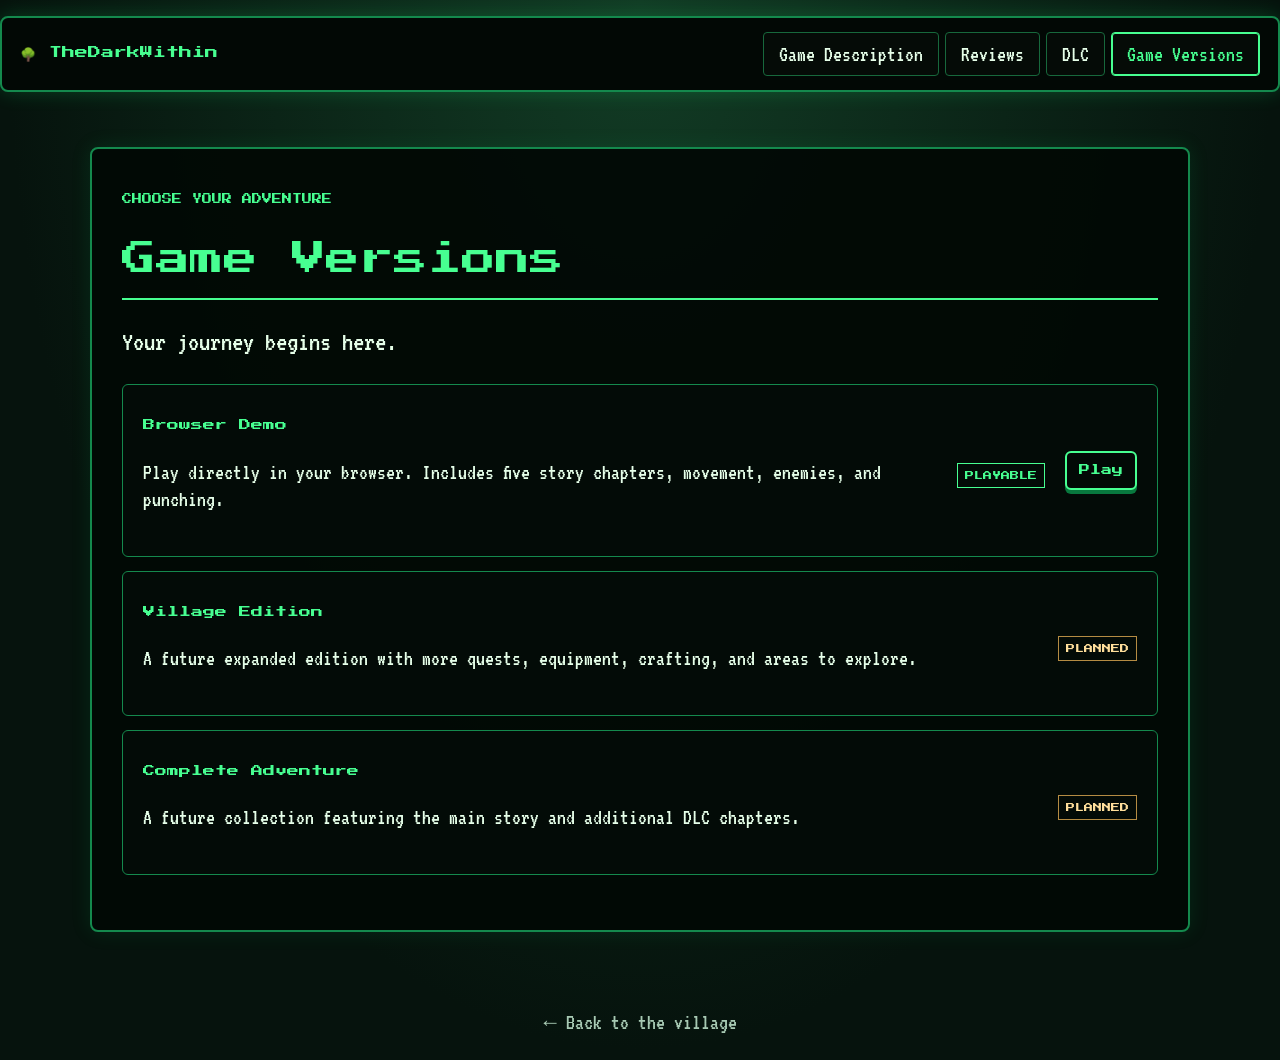
<file: versions.html>
<!DOCTYPE html>
<html lang="en">
<head>
  <meta charset="UTF-8">
  <meta name="viewport" content="width=device-width, initial-scale=1">
  <title>Game Versions — TheDarkWithin</title>
  <link rel="stylesheet" href="style.css">
</head>
<body class="subpage">
  <header class="topbar">
    <a class="brand" href="index.html">🌳 TheDarkWithin</a>
    <nav class="tabs">
      <a class="tab" href="index.html">Game Description</a>
      <a class="tab" href="reviews.html">Reviews</a>
      <a class="tab" href="dlc.html">DLC</a>
      <a class="tab active" href="versions.html">Game Versions</a>
    </nav>
  </header>

  <main class="panel subpage-main">
    <p class="eyebrow">CHOOSE YOUR ADVENTURE</p>
    <h1>Game Versions</h1>
    <p class="lead">Your journey begins here.</p>

    <div class="version-list">
      <article class="version-card">
        <div>
          <h2>Browser Demo</h2>
          <p>Play directly in your browser. Includes five story chapters, movement, enemies, and punching.</p>
        </div>
        <span class="status live">PLAYABLE</span>
        <a class="play-button compact" href="game.html">Play</a>
      </article>

      <article class="version-card">
        <div>
          <h2>Village Edition</h2>
          <p>A future expanded edition with more quests, equipment, crafting, and areas to explore.</p>
        </div>
        <span class="status">PLANNED</span>
      </article>

      <article class="version-card">
        <div>
          <h2>Complete Adventure</h2>
          <p>A future collection featuring the main story and additional DLC chapters.</p>
        </div>
        <span class="status">PLANNED</span>
      </article>
    </div>
  </main>

  <footer><a href="index.html">← Back to the village</a></footer>
</body>
</html>
</file>
<file: style.css>
@import url('https://fonts.googleapis.com/css2?family=Press+Start+2P&family=VT323&display=swap');

:root {
  --green: #47ff91;
  --green-dark: #14894d;
  --black: #030906;
  --cream: #e6ffe9;
}

* {
  box-sizing: border-box;
}

body {
  margin: 0;
  min-height: 100vh;
  background: #06130d;
  color: var(--cream);
  font-family: 'VT323', monospace;
  font-size: 22px;
}

a {
  color: inherit;
  text-decoration: none;
}

button {
  font-family: inherit;
  cursor: pointer;
}

.landing {
  background:
    radial-gradient(ellipse at 20% 20%, #1d693a 0, transparent 35%),
    radial-gradient(ellipse at 85% 70%, #634524 0, transparent 30%),
    linear-gradient(#102f20, #06130d 70%);
}

.topbar {
  max-width: 1380px;
  margin: 16px auto;
  padding: 14px 18px;
  display: flex;
  align-items: center;
  justify-content: space-between;
  flex-wrap: wrap;
  gap: 16px;
  background: #020805;
  border: 2px solid var(--green-dark);
  border-radius: 8px;
  box-shadow: 0 0 20px #15ff7530;
}

.brand {
  color: var(--green);
  font-family: 'Press Start 2P', monospace;
  font-size: 13px;
}

.tabs {
  display: flex;
  flex-wrap: wrap;
  gap: 6px;
}

.tab {
  padding: 10px 15px;
  background: #050b07;
  border: 1px solid #17683c;
  border-radius: 4px;
  text-align: center;
}

.tab:hover,
.tab.active {
  color: var(--green);
  border-color: var(--green);
  box-shadow: inset 0 0 0 1px var(--green);
}

.landing-main {
  max-width: 1320px;
  margin: 50px auto 30px;
  padding: 0 18px;
  display: grid;
  grid-template-columns: 1.7fr 1fr;
  gap: 18px;
}

.panel {
  background: rgba(2, 9, 5, .95);
  border: 2px solid var(--green-dark);
  border-radius: 8px;
  box-shadow: 0 0 20px #11c35a20;
}

.hero {
  padding: 30px;
  text-align: center;
}

.eyebrow {
  color: var(--green);
  font: 10px/2 'Press Start 2P', monospace;
}

h1 {
  color: var(--green);
  font: clamp(20px, 3vw, 34px)/1.6 'Press Start 2P', monospace;
  overflow-wrap: anywhere;
}

.hero h1 {
  border-bottom: 3px solid var(--green);
  padding-bottom: 14px;
}

.lead {
  font-size: 28px;
}

.hero p {
  line-height: 1.3;
}

.play-button {
  display: inline-block;
  padding: 14px 24px;
  color: var(--green);
  background: #020906;
  border: 2px solid var(--green);
  border-radius: 6px;
  box-shadow: 0 4px 0 #08783e;
  font: 13px 'Press Start 2P', monospace;
  text-align: center;
  margin: 12px 0;
}

.play-button:hover {
  background: #10351d;
  transform: translateY(-2px);
  box-shadow: 0 6px 0 #08783e;
}

.play-button.compact {
  padding: 12px;
  font-size: 11px;
}

.controls {
  padding: 22px;
}

.controls h2,
.journey > h2 {
  color: var(--green);
  font: 14px/1.8 'Press Start 2P', monospace;
}

.controls p {
  line-height: 1.4;
}

kbd {
  display: inline-block;
  padding: 6px;
  background: #041109;
  color: var(--green);
  border: 1px solid var(--green-dark);
  border-radius: 3px;
  font: 9px 'Press Start 2P', monospace;
}

.muted {
  color: #a7c9b3;
  font-size: 18px;
}

.journey {
  grid-column: 1 / -1;
  padding: 20px;
}

.chapters {
  display: grid;
  grid-template-columns: repeat(5, minmax(0, 1fr));
  gap: 12px;
}

.chapter {
  min-width: 0;
  padding: 10px;
  background: #020805;
  border: 1px solid var(--green-dark);
  border-radius: 6px;
}

.chapter h3 {
  color: var(--green);
  font: 10px/1.8 'Press Start 2P', monospace;
}

.chapter p {
  line-height: 1.15;
}

.pixel-scene {
  height: 110px;
  display: grid;
  place-items: center;
  font-size: 45px;
  border: 1px solid #276b45;
  background-color: #17472b;
  background-image:
    radial-gradient(#317b43 2px, transparent 2px),
    linear-gradient(145deg, #102f28, #255e39);
  background-size: 13px 13px, cover;
}

.snow {
  background-image: radial-gradient(#fff 2px, transparent 2px),
    linear-gradient(145deg, #12395a, #b5eaff);
}

.cages {
  background-image: repeating-linear-gradient(
    90deg, #171c20 0 9px, #6d7774 10px 12px
  );
}

.cave {
  background-image: radial-gradient(#5368a0 2px, transparent 2px),
    linear-gradient(145deg, #171a43, #050715);
}

.spirit {
  background-image: radial-gradient(#a01ad8 2px, transparent 2px),
    linear-gradient(145deg, #180b30, #40115b);
}

.lair {
  background-image: radial-gradient(#c52c3c 2px, transparent 2px),
    linear-gradient(145deg, #300e1d, #09080d);
}

.ending {
  margin-top: 18px;
  padding: 16px;
  text-align: center;
  border: 1px solid var(--green-dark);
  background: #020805;
}

.ending strong {
  color: var(--green);
  font: 11px/1.8 'Press Start 2P', monospace;
}

.ending a,
.text-link {
  color: var(--green);
  text-decoration: underline;
}

footer {
  padding: 24px 12px;
  text-align: center;
  color: #a7c9b3;
}

.subpage {
  background: radial-gradient(ellipse at top, #123c25, #06130d 70%);
}

.subpage-main {
  max-width: 1100px;
  margin: 55px auto;
  padding: 30px;
}

.subpage-main h1 {
  border-bottom: 2px solid var(--green);
  padding-bottom: 12px;
}

.review-grid,
.dlc-grid {
  display: grid;
  grid-template-columns: repeat(3, minmax(0, 1fr));
  gap: 16px;
  margin: 28px 0;
}

.review-card,
.dlc-card,
.version-card {
  padding: 20px;
  background: #030b07;
  border: 1px solid var(--green-dark);
  border-radius: 6px;
}

.review-card h2,
.dlc-card h2,
.version-card h2 {
  color: var(--green);
  font: 12px/1.8 'Press Start 2P', monospace;
}

.review-card p,
.dlc-card p,
.version-card p {
  line-height: 1.25;
}

.stars {
  color: #d8ff7a;
  font-size: 28px;
}

.notice {
  padding: 12px;
  border-left: 3px solid var(--green);
  background: #07170e;
}

.status {
  display: inline-block;
  margin-top: 10px;
  padding: 7px;
  color: #ffdf9b;
  border: 1px solid #b58c43;
  font: 9px 'Press Start 2P', monospace;
}

.status.live {
  color: var(--green);
  border-color: var(--green);
}

.version-list {
  display: grid;
  gap: 14px;
  margin: 25px 0;
}

.version-card {
  display: flex;
  align-items: center;
  justify-content: space-between;
  gap: 20px;
  flex-wrap: wrap;
}

.version-card > div {
  flex: 1;
  min-width: 200px;
}

.game-body {
  background: radial-gradient(ellipse at top, #153b27, #030906 72%);
}

.game-header {
  max-width: 1000px;
  margin: auto;
  padding: 18px 12px;
  display: flex;
  justify-content: space-between;
  align-items: center;
  gap: 16px;
}

.game-wrap {
  position: relative;
  max-width: 1000px;
  margin: 12px auto 35px;
  padding: 0 16px;
}

.game-hud {
  display: flex;
  justify-content: space-between;
  align-items: center;
  gap: 16px;
  padding: 12px;
  background: #020906;
  border: 1px solid var(--green-dark);
}

.game-hud strong {
  color: var(--green);
  font: 11px/1.8 'Press Start 2P', monospace;
}

.game-hud p {
  margin: 8px 0;
}

.stats {
  display: flex;
  gap: 15px;
  white-space: nowrap;
  color: #ff8797;
}

.stats span:last-child {
  color: #ffcf70;
}

canvas {
  display: block;
  width: 100%;
  height: auto;
  background: #163d25;
  border: 2px solid var(--green-dark);
  image-rendering: pixelated;
  touch-action: manipulation;
}

.game-below {
  display: flex;
  flex-wrap: wrap;
  align-items: center;
  justify-content: space-between;
  gap: 12px;
  padding: 12px;
  background: #020906;
  border: 1px solid var(--green-dark);
}

.game-below p {
  margin: 0;
}

.small-button {
  padding: 8px 12px;
  color: var(--green);
  background: #07160c;
  border: 1px solid var(--green-dark);
  font-size: 20px;
}

.message-box {
  position: absolute;
  z-index: 3;
  top: 47%;
  left: 50%;
  transform: translate(-50%, -50%);
  width: min(90%, 520px);
  padding: 24px;
  text-align: center;
  background: rgba(2, 8, 5, .97);
  border: 2px solid var(--green);
  border-radius: 8px;
  box-shadow: 0 0 25px #24ff8c55;
}

.message-box h2,
.modal-card h2 {
  color: var(--green);
  font: 14px/1.8 'Press Start 2P', monospace;
}

.message-box p,
.modal-card p {
  line-height: 1.3;
}

.modal {
  position: fixed;
  inset: 0;
  z-index: 10;
  display: grid;
  place-items: center;
  padding: 20px;
  background: #000c;
}

.modal-card {
  max-width: 520px;
  padding: 28px;
  text-align: center;
  background: #030b07;
  border: 2px solid var(--green);
  border-radius: 8px;
}

.hidden {
  display: none !important;
}

@media (max-width: 900px) {
  .topbar {
    margin: 10px;
  }

  .tabs {
    display: grid;
    grid-template-columns: repeat(2, minmax(0, 1fr));
    width: 100%;
  }

  .landing-main {
    margin-top: 25px;
    grid-template-columns: 1fr;
  }

  .journey {
    grid-column: 1;
  }

  .chapters {
    grid-template-columns: repeat(2, minmax(0, 1fr));
  }

  .review-grid,
  .dlc-grid {
    grid-template-columns: 1fr;
  }

  .subpage-main {
    margin: 25px 12px;
  }
}

@media (max-width: 480px) {
  .chapters {
    grid-template-columns: 1fr;
  }

  .hero {
    padding: 18px;
  }

  .game-hud {
    align-items: flex-start;
    flex-wrap: wrap;
  }

  .brand {
    font-size: 10px;
  }
}
</file>
